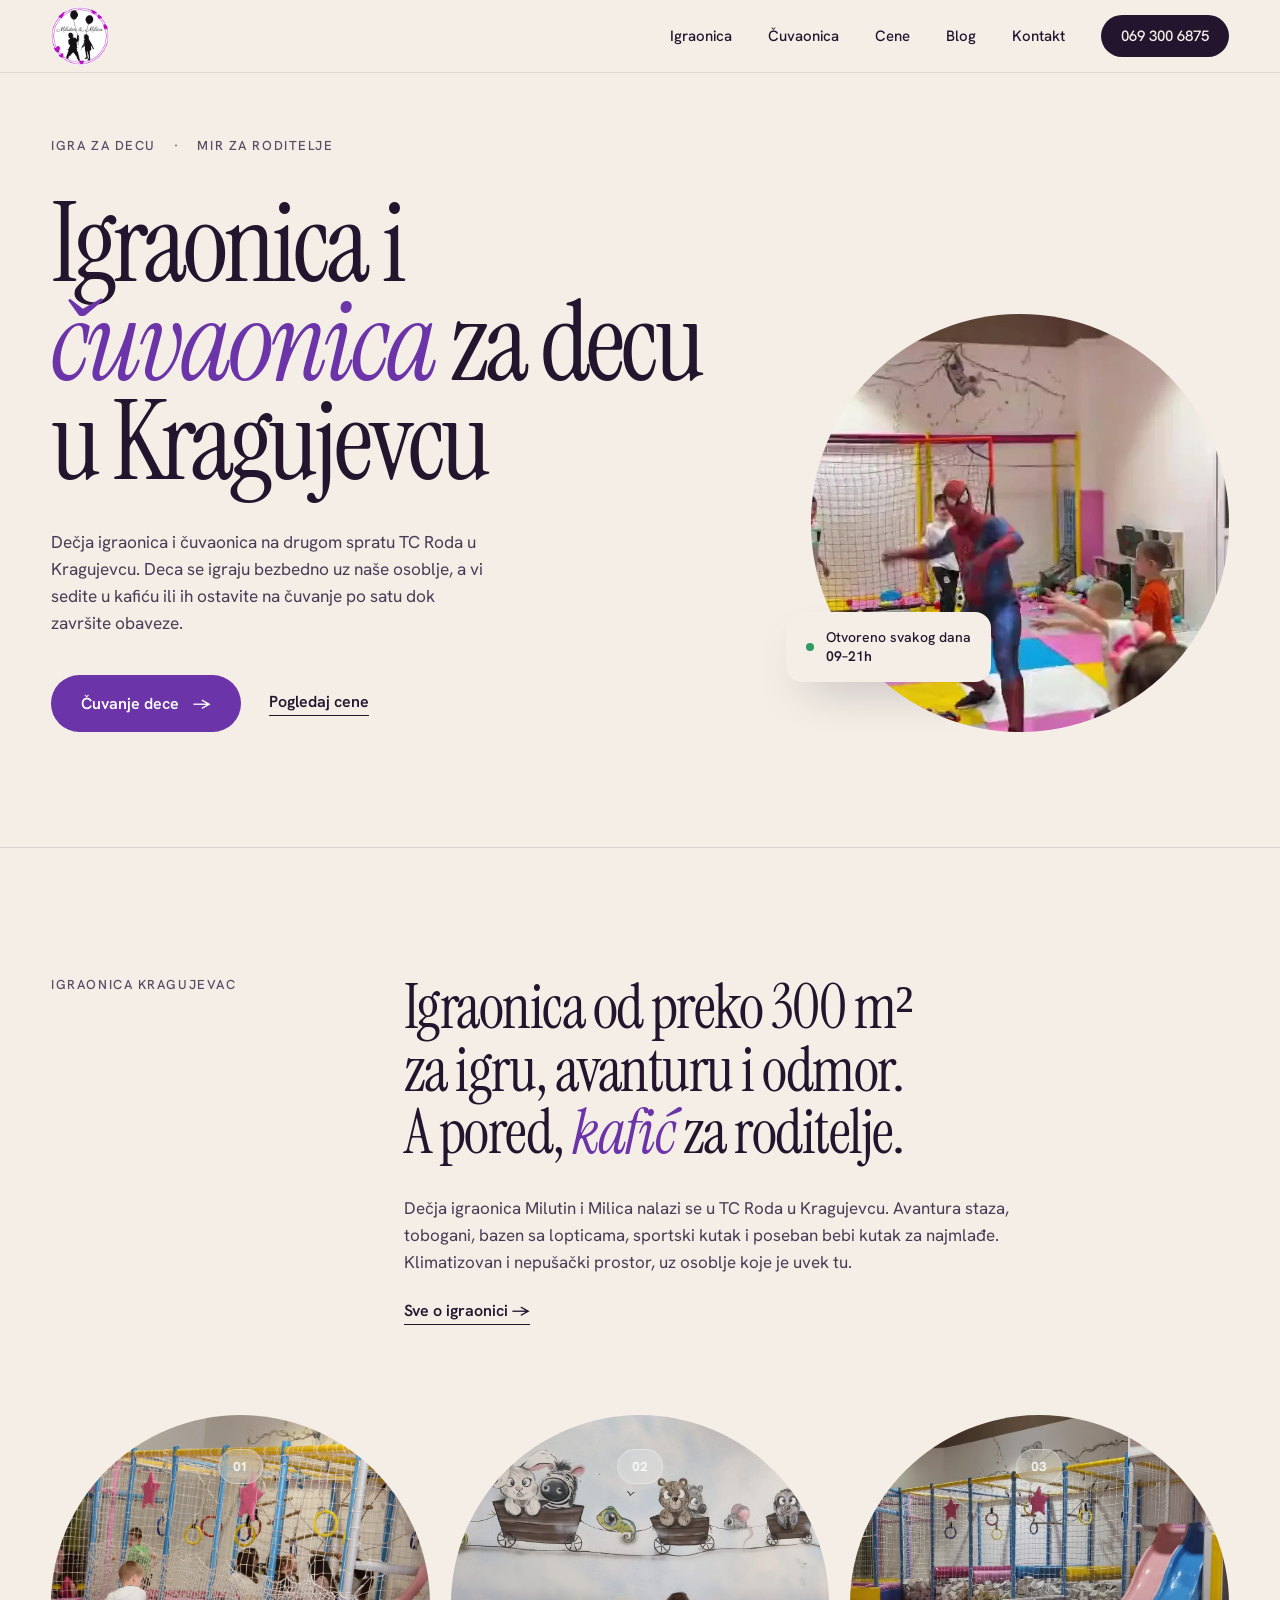
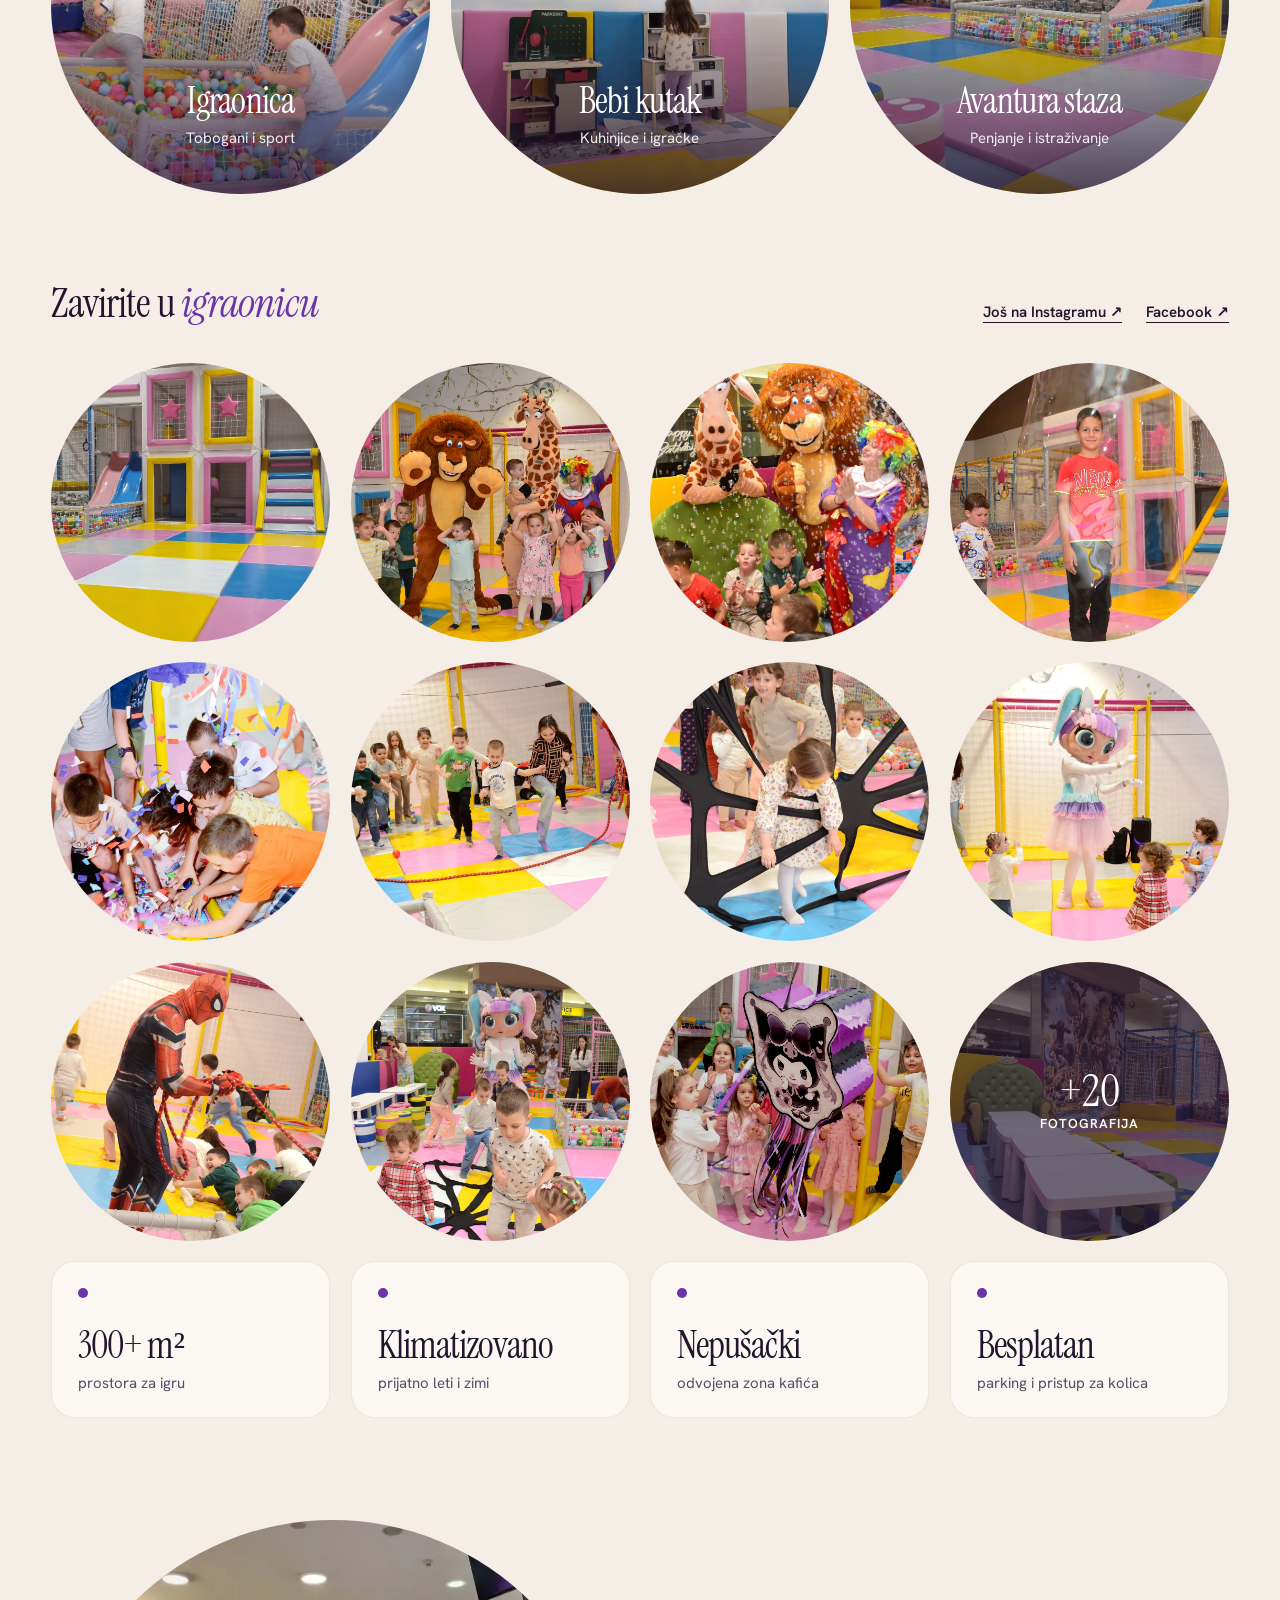
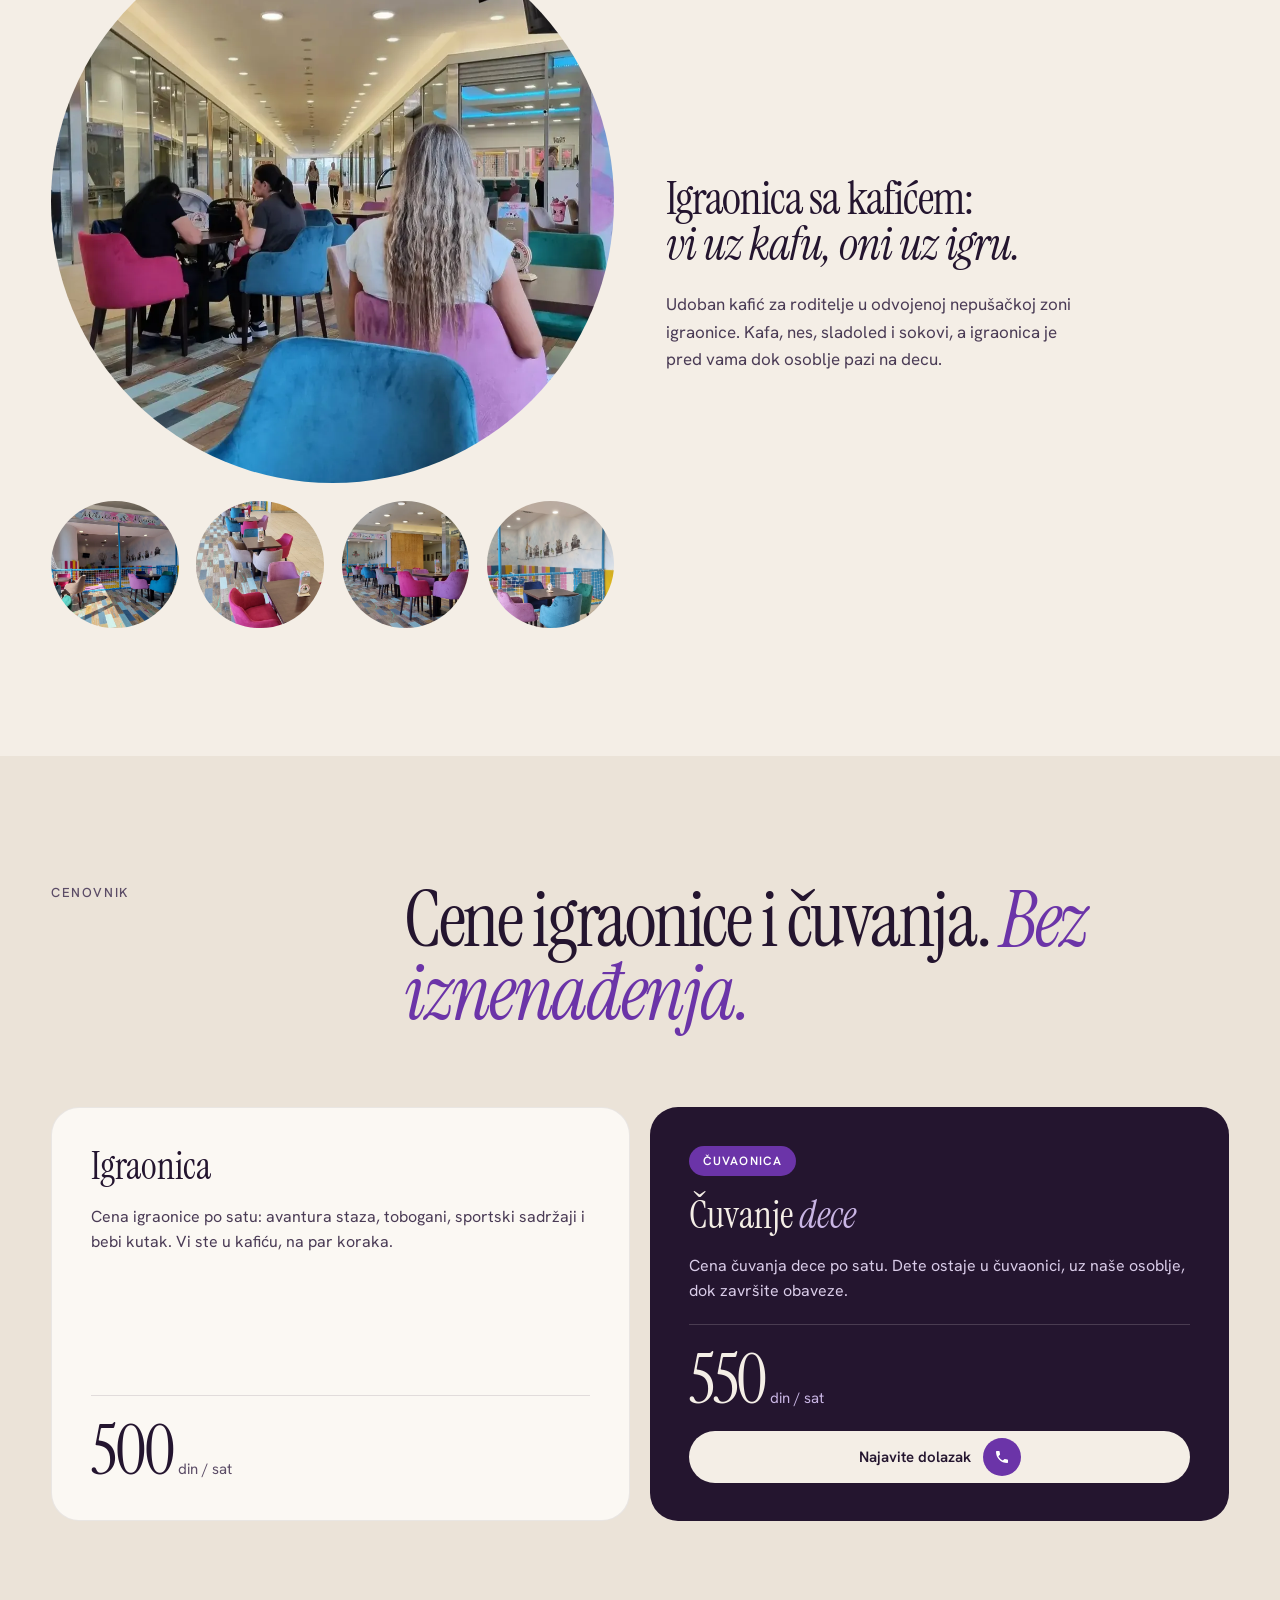
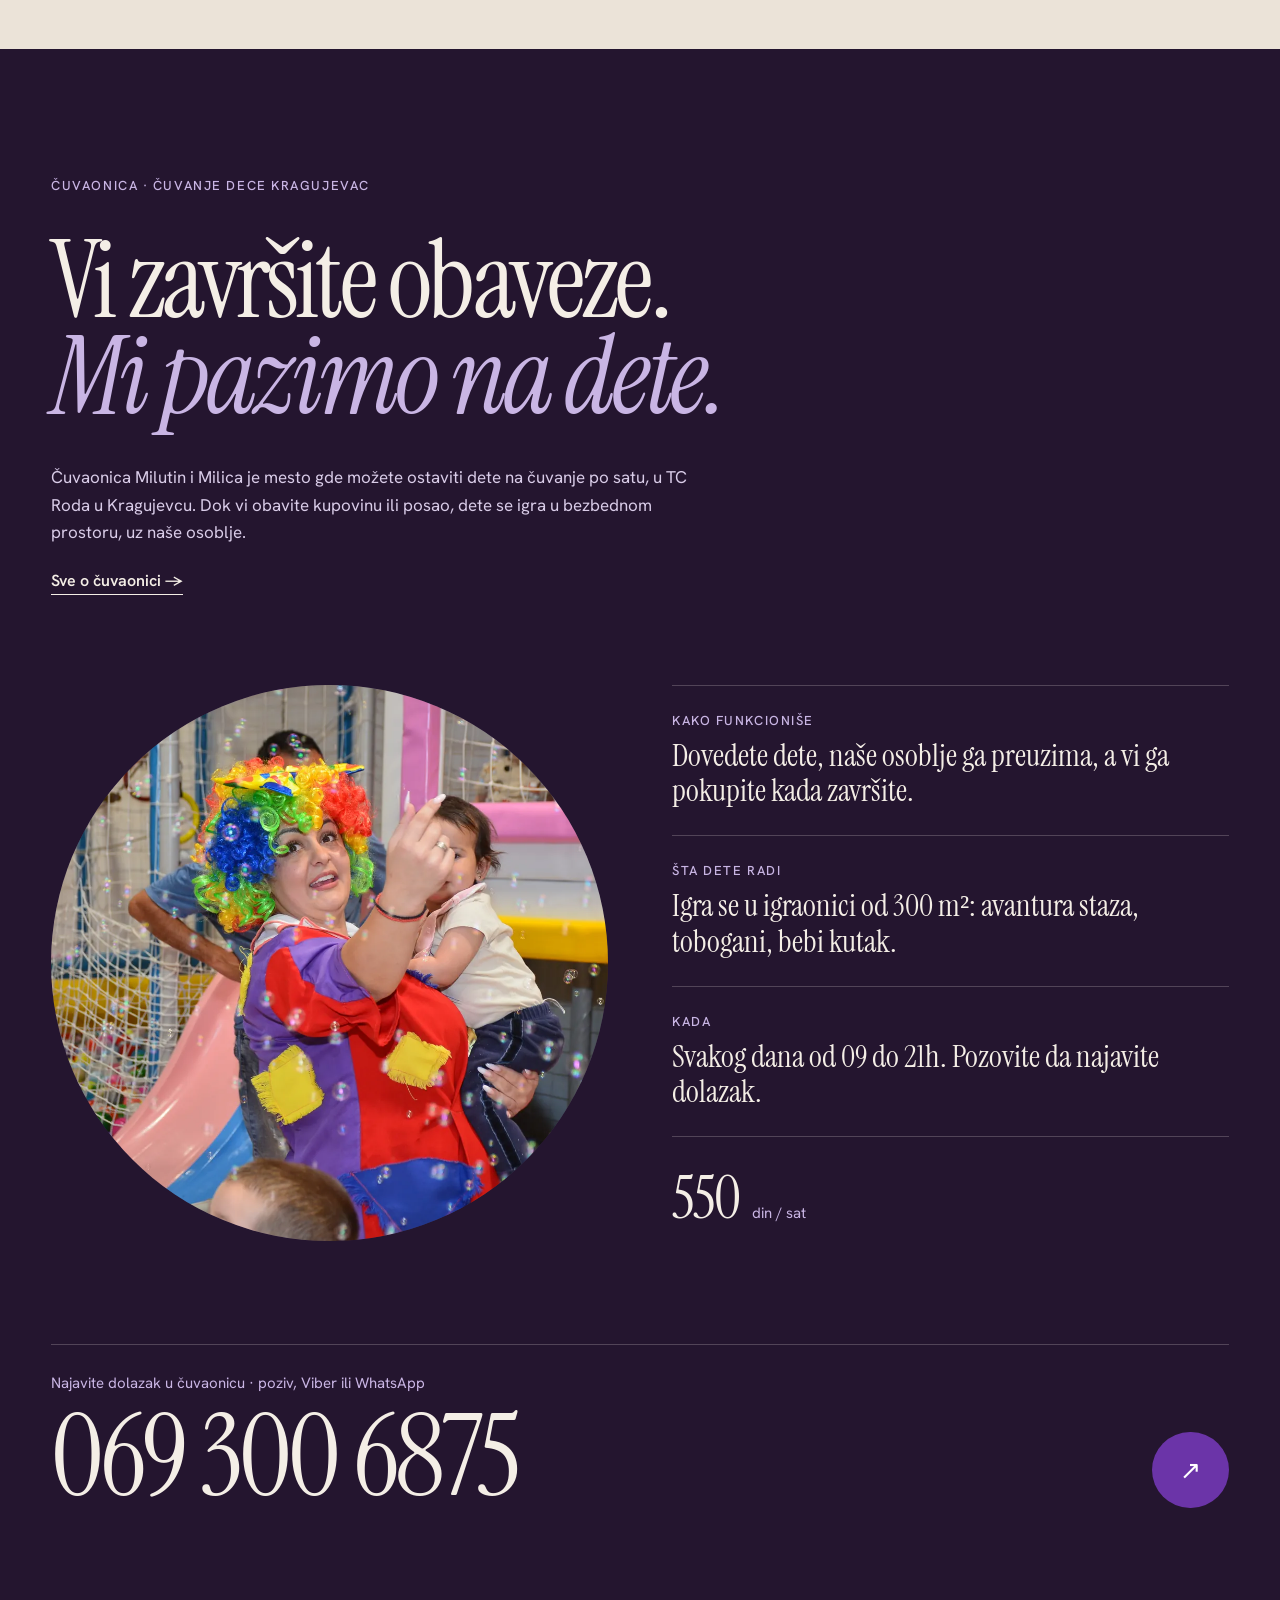
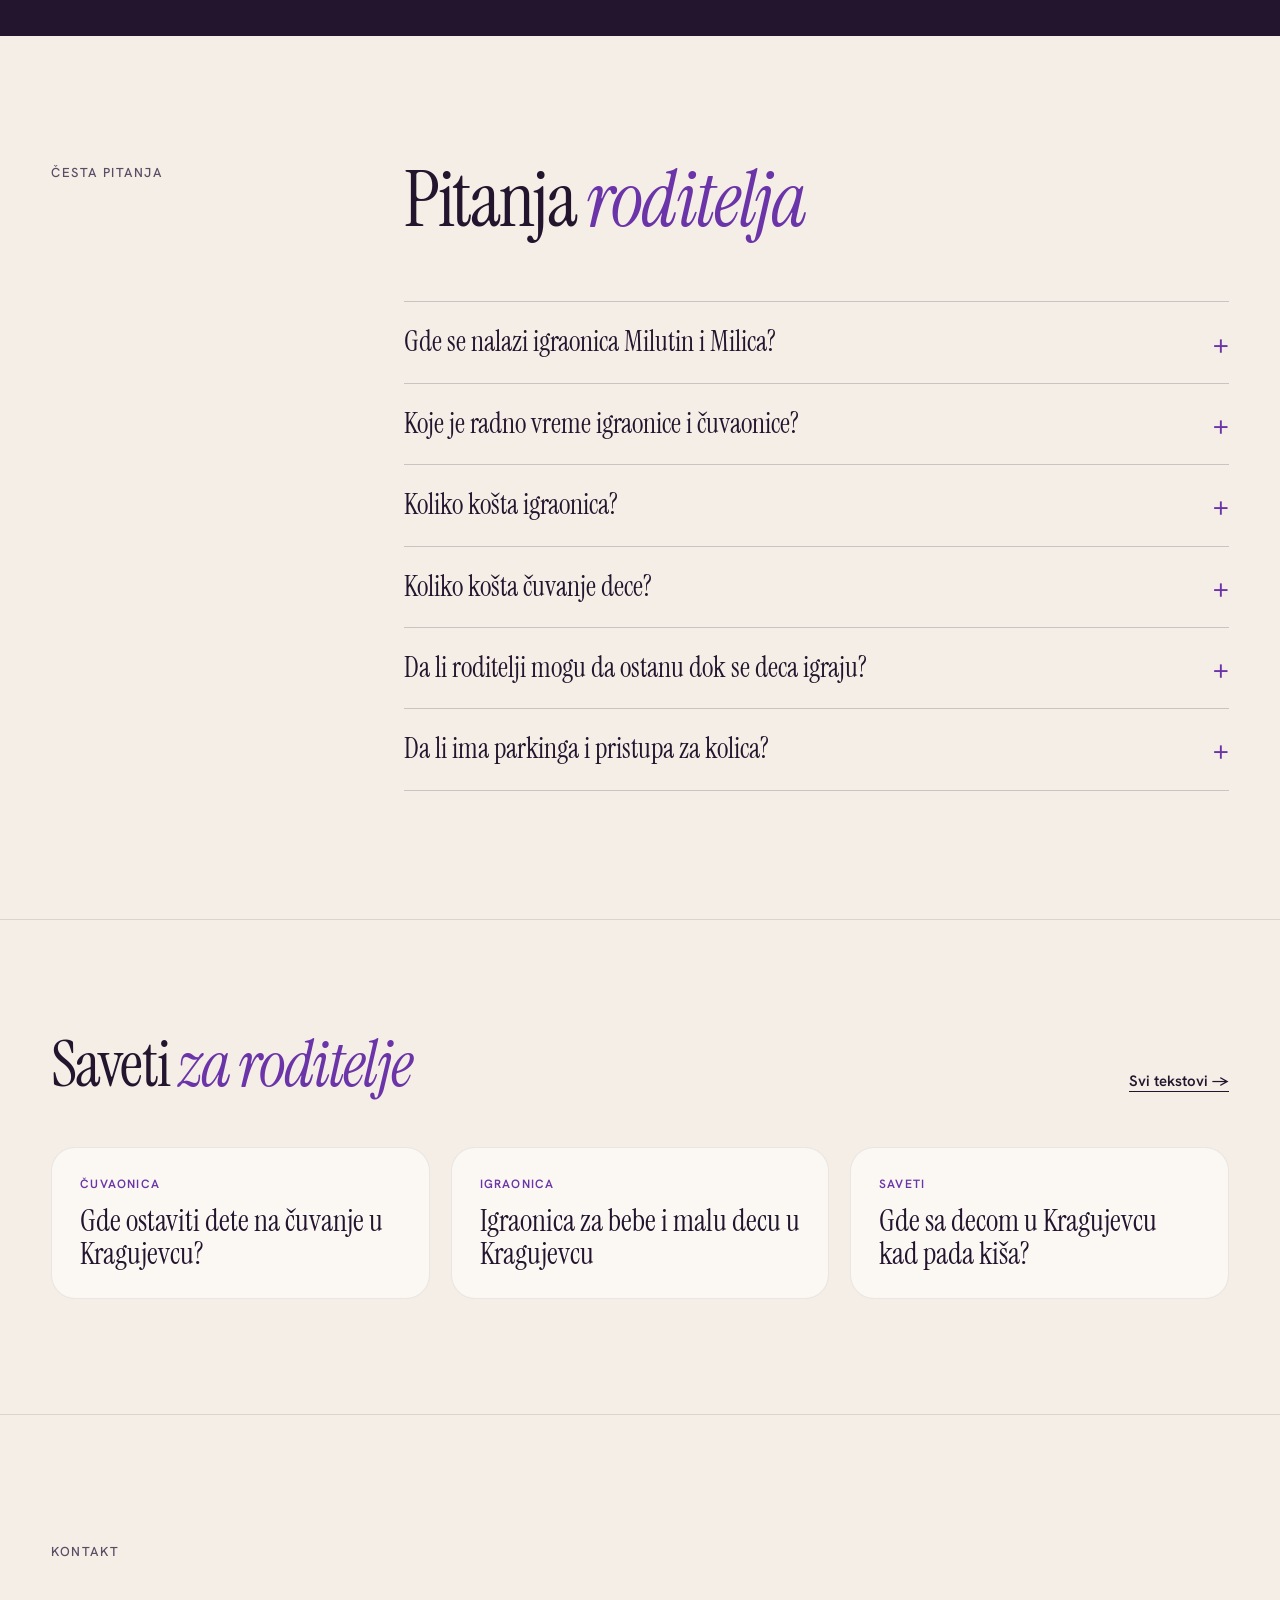
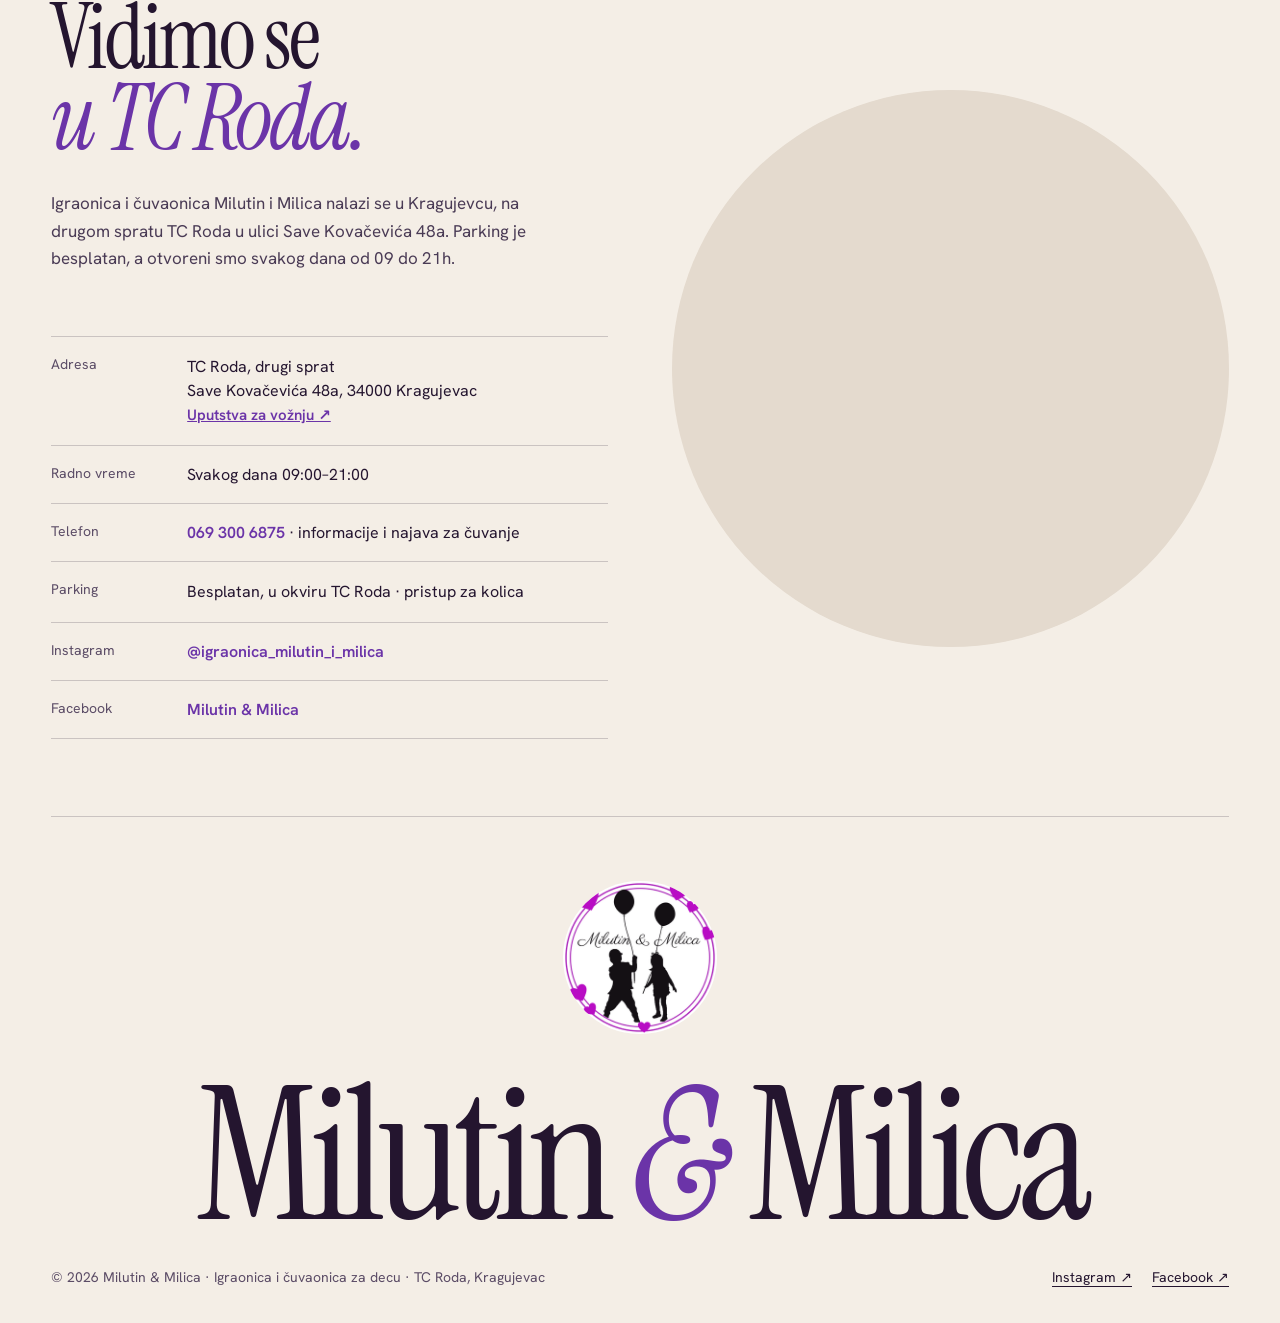
<file: index.html>
<!DOCTYPE html>
<html lang="sr-Latn">
<head>
<meta charset="utf-8">
<meta name="viewport" content="width=device-width, initial-scale=1">
<title>Igraonica i čuvaonica Kragujevac, TC Roda | Milutin i Milica</title>
<link rel="icon" href="data:image/svg+xml,%3Csvg xmlns='http://www.w3.org/2000/svg' viewBox='0 0 64 64'%3E%3Ccircle cx='32' cy='32' r='32' fill='%236B34A8'/%3E%3Ctext x='32' y='42' text-anchor='middle' font-family='Georgia,serif' font-size='26' fill='%23F4EEE6'%3EM%26amp;M%3C/text%3E%3C/svg%3E">
<meta name="theme-color" content="#F4EEE6">
<meta name="description" content="Igraonica i čuvaonica za decu u TC Roda, drugi sprat, Kragujevac. Preko 300 m² za igru, čuvanje po satu i kafić za roditelje. Pozovite 069 300 6875.">
<meta name="robots" content="index, follow, max-image-preview:large">
<meta name="google-site-verification" content="RydqIqfMYJJSx6-04yPiJAxn_7f2uzJYspwsmjz9gzk">
<link rel="canonical" href="https://igraonicakragujevac.com/">
<meta name="geo.region" content="RS-12">
<meta name="geo.placename" content="Kragujevac">
<meta property="og:type" content="website">
<meta property="og:locale" content="sr_RS">
<meta property="og:site_name" content="Milutin &amp; Milica">
<meta property="og:url" content="https://igraonicakragujevac.com/">
<meta property="og:title" content="Igraonica i čuvaonica Kragujevac, TC Roda | Milutin i Milica">
<meta property="og:description" content="Igraonica i čuvaonica za decu u TC Roda, drugi sprat, Kragujevac. Preko 300 m² za igru, čuvanje po satu i kafić za roditelje. Pozovite 069 300 6875.">
<meta property="og:image" content="https://igraonicakragujevac.com/og-image.jpg">
<meta property="og:image:width" content="1200">
<meta property="og:image:height" content="630">
<meta property="og:image:type" content="image/jpeg">
<meta property="og:image:alt" content="Logo Milutin &amp; Milica – igraonica i čuvaonica za decu, Kragujevac">
<meta name="twitter:card" content="summary_large_image">
<meta name="twitter:title" content="Igraonica i čuvaonica Kragujevac, TC Roda | Milutin i Milica">
<meta name="twitter:description" content="Igraonica i čuvaonica za decu u TC Roda, drugi sprat, Kragujevac. Preko 300 m² za igru, čuvanje po satu i kafić za roditelje. Pozovite 069 300 6875.">
<meta name="twitter:image" content="https://igraonicakragujevac.com/og-image.jpg">
<script type="application/ld+json">{"@context":"https://schema.org","@type":["ChildCare","EntertainmentBusiness"],"@id":"https://igraonicakragujevac.com/#biz","name":"Igraonica i čuvaonica Milutin i Milica","alternateName":"Milutin & Milica","description":"Igraonica i čuvaonica za decu u TC Roda u Kragujevcu. Preko 300 m² prostora za igru, čuvanje dece po satu uz osoblje i kafić za roditelje.","url":"https://igraonicakragujevac.com/","image":"https://igraonicakragujevac.com/og-image.jpg","logo":"https://igraonicakragujevac.com/og-image.jpg","telephone":"+381 69 300 6875","priceRange":"500–550 RSD","currenciesAccepted":"RSD","address":{"@type":"PostalAddress","streetAddress":"TC Roda, drugi sprat, Save Kovačevića 48a","addressLocality":"Kragujevac","postalCode":"34000","addressCountry":"RS"},"areaServed":{"@type":"City","name":"Kragujevac"},"hasMap":"https://www.google.com/maps/place/milutin+i+milica+igraonica+kragujevac/data=!4m2!3m1!1s0x47572153a0c4282f:0xf12db5d268a8751a","openingHoursSpecification":[{"@type":"OpeningHoursSpecification","dayOfWeek":["Monday","Tuesday","Wednesday","Thursday","Friday","Saturday","Sunday"],"opens":"09:00","closes":"21:00"}],"amenityFeature":[{"@type":"LocationFeatureSpecification","name":"Besplatan parking","value":true},{"@type":"LocationFeatureSpecification","name":"Klimatizovano","value":true},{"@type":"LocationFeatureSpecification","name":"Nepušački prostor","value":true},{"@type":"LocationFeatureSpecification","name":"Pristup za kolica","value":true}],"makesOffer":[{"@type":"Offer","name":"Igraonica – igranje","price":"500","priceCurrency":"RSD","description":"Cena po satu"},{"@type":"Offer","name":"Čuvaonica – čuvanje dece","price":"550","priceCurrency":"RSD","description":"Cena po satu"}],"sameAs":["https://www.instagram.com/igraonica_milutin_i_milica/","https://www.facebook.com/milutin.milica.2025/"]}</script>
<script type="application/ld+json">{"@context":"https://schema.org","@type":"FAQPage","mainEntity":[{"@type":"Question","name":"Gde se nalazi igraonica Milutin i Milica?","acceptedAnswer":{"@type":"Answer","text":"Na drugom spratu TC Roda, Save Kovačevića 48a, 34000 Kragujevac. Parking u okviru TC Roda je besplatan."}},{"@type":"Question","name":"Koje je radno vreme igraonice i čuvaonice?","acceptedAnswer":{"@type":"Answer","text":"Otvoreni smo svakog dana od 09:00 do 21:00."}},{"@type":"Question","name":"Koliko košta igraonica?","acceptedAnswer":{"@type":"Answer","text":"Igranje u igraonici košta 500 dinara po satu."}},{"@type":"Question","name":"Koliko košta čuvanje dece?","acceptedAnswer":{"@type":"Answer","text":"Čuvanje dece u čuvaonici košta 550 dinara po satu. Dete ostaje uz naše osoblje dok vi završite obaveze."}},{"@type":"Question","name":"Da li roditelji mogu da ostanu dok se deca igraju?","acceptedAnswer":{"@type":"Answer","text":"Da. Pored igraonice je kafić u odvojenoj nepušačkoj zoni, sa kafom, sladoledom i sokovima."}},{"@type":"Question","name":"Da li ima parkinga i pristupa za kolica?","acceptedAnswer":{"@type":"Answer","text":"Da, parking u TC Roda je besplatan, a prostor ima pristup za dečija kolica."}}]}</script>
<link rel="preconnect" href="https://fonts.googleapis.com">
<link rel="preconnect" href="https://fonts.gstatic.com" crossorigin="">
<link href="https://fonts.googleapis.com/css2?family=Instrument+Serif:ital@0;1&amp;family=Hanken+Grotesk:wght@400;500;600&amp;display=swap" rel="stylesheet">
<style>
img{height:auto}
*{box-sizing:border-box}
html{scroll-behavior:smooth;scroll-padding-top:72px}
body{margin:0;background:#F4EEE6;color:#24152F;font-family:'Hanken Grotesk',system-ui,sans-serif;-webkit-font-smoothing:antialiased}
a{color:#6B34A8}
a:hover{color:#24152F}
::selection{background:#24152F;color:#F4EEE6}
:focus-visible{outline:2px solid #6B34A8;outline-offset:4px}
@media (prefers-reduced-motion: reduce){html{scroll-behavior:auto}*{transition:none!important}}
#faq summary::-webkit-details-marker{display:none}
#faq summary{list-style:none}
#faq details[open] [data-faq-icon]{transform:rotate(45deg)}
@media (max-width:899px){
main,footer{text-align:center}
main p,main h1,main h2,main h3{margin-left:auto!important;margin-right:auto!important;text-wrap:balance}
main [style*="display:flex"],main [style*="display: flex"],main [style*="display:inline-flex"],main [style*="display: inline-flex"],footer [style*="display:flex"],footer [style*="display: flex"]{justify-content:center!important}
main article,main [style*="flex-direction:column"],main [style*="flex-direction: column"]{align-items:center!important}
main dl>div{grid-template-columns:1fr!important;gap:4px!important;justify-items:center}
main li{align-items:center!important}
main a[href^="tel"][style*="justify-content:space-between"]{flex-direction:column;align-items:center!important}
main a[href^="tel"][style*="justify-content: space-between"]{flex-direction:column;align-items:center!important}
main article a[href^="tel"]{flex-direction:row!important;align-self:stretch;justify-content:center!important}
#kontakt dl>div{padding:20px 0!important}
#kontakt dt{font-size:12px!important;font-weight:600;letter-spacing:0.14em;text-transform:uppercase;color:#6B34A8!important}
#kontakt dd{font-size:17px!important;line-height:1.5}
#kontakt dd a[href*="maps"]{display:inline-flex;margin-top:12px;padding:12px 20px;border-radius:999px;background:#6B34A8;color:#fff!important;text-decoration:none}
#kontakt h2{text-align:center}
#faq summary{text-align:left}
#faq summary h3{margin:0!important;justify-self:start;text-align:left;width:100%}
#faq details p{text-align:left;margin-left:0!important}
#kontakt [data-m-hide]{display:none!important}
[data-hero-tag]{justify-content:center!important;text-align:center;width:100%}
}
</style>
<link rel="preload" as="image" href="uploads/hero-video-poster.webp" type="image/webp" fetchpriority="high">

<style>
:root{--hh:72px;--logo:58px;--mapw:100%}
@media (max-width:899px){:root{--hh:64px;--logo:52px;--mapw:min(100%,340px)}}
.only-d{display:contents}.only-m{display:none}
@media (max-width:899px){.only-d{display:none}.only-m{display:contents}}
.mm-menu[hidden]{display:none!important}@media (min-width:900px){.mm-menu{display:none!important}}
.mm-bar,.mm-deco{display:none}.mm-bar.on,.mm-deco.on{display:contents}
#mm-zoom[hidden]{display:none}
body.mm-lock{overflow:hidden}
[data-g="cafeCols"]{grid-template-columns:minmax(0,1fr) minmax(0,1fr)}
@media (max-width:899px){[data-g="cafeCols"]{grid-template-columns:minmax(0,1fr)}}
[data-g="factCols"]{grid-template-columns:repeat(4,minmax(0,1fr))}
@media (max-width:1099px){[data-g="factCols"]{grid-template-columns:repeat(2,minmax(0,1fr))}}
@media (max-width:519px){[data-g="factCols"]{grid-template-columns:minmax(0,1fr)}}
[data-g="galCols"]{grid-template-columns:repeat(3,minmax(0,1fr))}
@media (max-width:759px){[data-g="galCols"]{grid-template-columns:minmax(0,1fr)}}
[data-g="galleryCols"]{grid-template-columns:repeat(4,minmax(0,1fr))}
@media (max-width:759px){[data-g="galleryCols"]{grid-template-columns:repeat(2,minmax(0,1fr))}}
[data-g="heroCols"]{grid-template-columns:minmax(0,1.25fr) minmax(0,0.75fr)}
@media (max-width:899px){[data-g="heroCols"]{grid-template-columns:minmax(0,1fr)}}
[data-g="priceCols"]{grid-template-columns:repeat(2,minmax(0,1fr))}
@media (max-width:759px){[data-g="priceCols"]{grid-template-columns:minmax(0,1fr)}}
[data-g="splitCols"]{grid-template-columns:minmax(0,0.35fr) minmax(0,1fr)}
@media (max-width:899px){[data-g="splitCols"]{grid-template-columns:minmax(0,1fr)}}
.hv0:hover{color:#6B34A8!important}
.hv1:hover{background:#6B34A8!important;color:#fff!important}
.hv2:hover{background:#24152F!important;color:#fff!important;transform:translateY(-2px)!important}
.hv3:hover{color:#6B34A8!important;border-color:#6B34A8!important}
.hv4:hover{transform:translateY(-6px)!important}
.hv5:hover{transform:scale(1.03)!important}
.hv6:hover{transform:translateY(-6px)!important;box-shadow:0 30px 60px -30px rgba(36,21,47,0.35)!important}
.hv7:hover{transform:translateY(-6px)!important;box-shadow:0 30px 60px -24px rgba(107,52,168,0.6)!important}
.hv8:hover{background:#fff!important;color:#6B34A8!important}
.hv9:hover{color:#C9B5E4!important;border-color:#C9B5E4!important}
.hv10:hover{color:#C9B5E4!important}
.hv11:hover{transform:translateY(-4px)!important}
.hv12:hover{background:#6B34A8!important}
</style>
</head>
<body>
<div style="position:relative;overflow-x:clip">

<header style="position:sticky;top:0;z-index:40;background:rgba(244,238,230,0.86);backdrop-filter:blur(16px);-webkit-backdrop-filter:blur(16px);border-bottom:1px solid rgba(36,21,47,0.1)">
  <div style="max-width:1400px;margin:0 auto;padding:0 clamp(20px,4vw,56px);min-height:var(--hh);display:flex;align-items:center;justify-content:space-between;gap:24px">
    <a href="#top" aria-label="Milutin &amp; Milica, početak" style="display:flex;align-items:center;padding:6px 0;text-decoration:none">
      <img loading="lazy" src="uploads/milutin-i-milica-logo-badge.png" alt="Milutin &amp; Milica" width="52" height="52" style="width:var(--logo);height:var(--logo);border-radius:50%;background:#fff;display:block;flex:none">
    </a>
    <div class="only-d">
      <nav aria-label="Glavna navigacija" style="display:flex;align-items:center;gap:36px;font-size:15px;font-weight:500">
        <a href="igraonica.html" style="color:#24152F;text-decoration:none" class="hv0">Igraonica</a>
        <a href="cuvaonica.html" style="color:#24152F;text-decoration:none" class="hv0">Čuvaonica</a>
        <a href="#cene" style="color:#24152F;text-decoration:none" class="hv0">Cene</a>
        <a href="blog.html" style="color:#24152F;text-decoration:none" class="hv0">Blog</a>
        <a href="#kontakt" style="color:#24152F;text-decoration:none" class="hv0">Kontakt</a>
        <a href="tel:+381693006875" style="padding:11px 20px;border-radius:999px;background:#24152F;color:#F4EEE6;text-decoration:none;transition:background .25s" class="hv1">069 300 6875</a>
      </nav>
    </div>
    <div class="only-m">
      <button type="button" id="mm-menu-btn" aria-expanded="false" aria-controls="mm-menu" style="height:44px;padding:0 4px;border:0;background:none;color:#24152F;font:500 15px 'Hanken Grotesk',sans-serif;letter-spacing:0.02em;cursor:pointer;border-bottom:1px solid #24152F">Meni</button>
    </div>
  </div>
  <div id="mm-menu" class="mm-menu" hidden>
    <nav aria-label="Mobilna navigacija" style="position:absolute;top:var(--hh);left:0;right:0;height:calc(100dvh - var(--hh));background:#F4EEE6;padding:24px 20px 120px;display:flex;flex-direction:column">
      <a href="#prostor" style="padding:14px 0;font-family:'Instrument Serif',serif;font-size:48px;line-height:1;color:#24152F;text-decoration:none;border-bottom:1px solid rgba(36,21,47,0.12)">Igraonica</a>
      <a href="#cuvaonica" style="padding:14px 0;font-family:'Instrument Serif',serif;font-size:48px;line-height:1;color:#24152F;text-decoration:none;border-bottom:1px solid rgba(36,21,47,0.12)">Čuvaonica</a>
      <a href="#cene" style="padding:14px 0;font-family:'Instrument Serif',serif;font-size:48px;line-height:1;color:#24152F;text-decoration:none;border-bottom:1px solid rgba(36,21,47,0.12)">Cene</a>
      <a href="#faq" style="padding:14px 0;font-family:'Instrument Serif',serif;font-size:48px;line-height:1;color:#24152F;text-decoration:none;border-bottom:1px solid rgba(36,21,47,0.12)">Pitanja</a>
      <a href="blog.html" style="padding:14px 0;font-family:'Instrument Serif',serif;font-size:48px;line-height:1;color:#24152F;text-decoration:none;border-bottom:1px solid rgba(36,21,47,0.12)">Blog</a>
      <a href="#kontakt" style="padding:14px 0;font-family:'Instrument Serif',serif;font-size:48px;line-height:1;color:#24152F;text-decoration:none">Kontakt</a>
    </nav>
  </div>
</header>

<main id="top">

<section aria-label="Uvod" style="max-width:1400px;margin:0 auto;padding:clamp(28px,5vw,72px) clamp(20px,4vw,56px) clamp(72px,9vw,140px)">
  <div  data-g="heroCols" style="display:grid;gap:clamp(32px,5vw,88px);align-items:end">
    <div>
      <p data-hero-tag="" style="margin:0;display:flex;flex-wrap:wrap;gap:6px 18px;font-size:13px;font-weight:500;letter-spacing:0.12em;text-transform:uppercase;color:#5B4C66;line-height:1.4">
        <span>Igra za decu</span><span aria-hidden="true">·</span><span>Mir za roditelje</span>
      </p>
      <h1 style="margin:clamp(20px,3vw,40px) 0 0;font-family:'Instrument Serif',serif;font-weight:400;font-size:clamp(54px,8.6vw,148px);line-height:0.9;letter-spacing:-0.035em">Igraonica i <em style="font-style:italic;color:#6B34A8">čuvaonica</em> za decu u Kragujevcu</h1>
      <div class="only-m">
        <div style="position:relative;margin:28px auto 0;width:min(100%,420px)">
          <div style="aspect-ratio:1/1;width:100%;border-radius:50%;overflow:hidden;background:#E4DACE"><video class="mm-hero-video" data-src="uploads/hero-video.mp4" poster="uploads/hero-video-poster.webp" muted loop playsinline preload="none" aria-label="Video: deca se igraju u igraonici Milutin i Milica" style="width:100%;height:100%;object-fit:cover;object-position:50% 50%;display:block"></video></div>
          <div style="position:absolute;left:50%;bottom:-14px;transform:translateX(-50%);padding:12px 18px;border-radius:999px;background:#F4EEE6;box-shadow:0 20px 50px -24px rgba(36,21,47,0.45);display:flex;align-items:center;gap:10px;white-space:nowrap">
            <span style="width:8px;height:8px;border-radius:50%;background:#2F9A62" aria-hidden="true"></span>
            <span style="font-size:14px;font-weight:500">Otvoreno svakog dana · <strong style="font-weight:600">09–21h</strong></span>
          </div>
        </div>
      </div>
      <p style="margin:clamp(24px,3vw,40px) 0 0;max-width:440px;font-size:clamp(17px,1.35vw,19px);line-height:1.55;color:#4A3B55;text-wrap:pretty">Dečja igraonica i čuvaonica na drugom spratu TC Roda u Kragujevcu. Deca se igraju bezbedno uz naše osoblje, a vi sedite u kafiću ili ih ostavite na čuvanje po satu dok završite obaveze.</p>
      <div style="margin-top:clamp(28px,3vw,44px);display:flex;flex-wrap:wrap;align-items:center;gap:14px 28px">
        <a href="cuvaonica.html" data-dhref="cuvaonica.html" data-mhref="#cuvaonica" style="display:inline-flex;align-items:center;gap:14px;padding:18px 30px;border-radius:999px;background:#6B34A8;color:#fff;font-weight:600;font-size:16px;text-decoration:none;transition:background .25s,transform .25s" class="hv2">Čuvanje dece <span aria-hidden="true">→</span></a>
        <a href="#cene" style="font-weight:600;font-size:16px;color:#24152F;text-decoration:none;padding-bottom:3px;border-bottom:1px solid #24152F" class="hv3">Pogledaj cene</a>
      </div>
    </div>
    <div class="only-d">
    <div style="position:relative">
      <div style="aspect-ratio:1/1;width:100%;border-radius:50%;overflow:hidden;background:#E4DACE">
        <video class="mm-hero-video" data-src="uploads/hero-video.mp4" poster="uploads/hero-video-poster.webp" muted loop playsinline preload="none" aria-label="Video: deca se igraju u igraonici Milutin i Milica" style="width:100%;height:100%;object-fit:cover;object-position:50% 50%;display:block"></video>
      </div>
      <div style="position:absolute;left:clamp(-28px,-2vw,-12px);bottom:12%;padding:16px 20px;border-radius:16px;background:#F4EEE6;box-shadow:0 20px 50px -24px rgba(36,21,47,0.45);display:flex;align-items:center;gap:12px">
        <span style="width:8px;height:8px;border-radius:50%;background:#2F9A62" aria-hidden="true"></span>
        <span style="font-size:14px;font-weight:500;line-height:1.35">Otvoreno svakog dana<br><strong style="font-weight:600">09–21h</strong></span>
      </div>
    </div>
    </div>
  </div>
</section>

<section id="prostor" style="border-top:1px solid rgba(36,21,47,0.12)">
  <div style="max-width:1400px;margin:0 auto;padding:clamp(80px,10vw,160px) clamp(20px,4vw,56px)">
    <div  data-g="splitCols" style="display:grid;gap:24px clamp(32px,5vw,88px)">
      <p style="margin:0;font-size:13px;font-weight:500;letter-spacing:0.12em;text-transform:uppercase;color:#5B4C66">IGRAONICA KRAGUJEVAC</p>
      <div>
        <h2 data-reveal="" style="margin:0;font-family:'Instrument Serif',serif;font-weight:400;font-size:clamp(38px,4.8vw,80px);line-height:1.02;letter-spacing:-0.025em;text-wrap:balance">Igraonica od preko 300 m² za igru, avanturu i odmor. A pored, <em style="font-style:italic;color:#6B34A8">kafić</em> za roditelje.</h2>
        <p data-reveal="" style="margin:clamp(20px,2.4vw,32px) 0 0;max-width:640px;font-size:17px;line-height:1.6;color:#4A3B55;text-wrap:pretty">Dečja igraonica Milutin i Milica nalazi se u TC Roda u Kragujevcu. Avantura staza, tobogani, bazen sa lopticama, sportski kutak i poseban bebi kutak za najmlađe. Klimatizovan i nepušački prostor, uz osoblje koje je uvek tu.</p>
        <div class="only-d"><a href="igraonica.html" style="display:inline-block;margin-top:24px;font-weight:600;font-size:16px;color:#24152F;text-decoration:none;border-bottom:1px solid #24152F;padding-bottom:3px" class="hv3">Sve o igraonici →</a></div>
      </div>
    </div>
    <div  data-g="galCols" style="margin-top:clamp(56px,7vw,112px);display:grid;gap:clamp(14px,1.6vw,22px)">
      <figure data-reveal="" data-zoom="" style="margin:0;cursor:zoom-in;position:relative;aspect-ratio:1/1;width:100%;border-radius:50%;overflow:hidden;background:#E4DACE;transition:transform .5s cubic-bezier(.2,.7,.2,1)" class="hv4">
        <img width="1060" height="1600" src="uploads/slike/deca-bazen-sa-lopticama-tobogan-kragujevac.webp" alt="Dečaci trče pored bazena sa lopticama i tobogana u igraonici u Kragujevcu" loading="lazy" style="width:100%;height:100%;object-fit:cover;display:block">
        <div aria-hidden="true" style="position:absolute;inset:0;pointer-events:none;background:linear-gradient(180deg,rgba(36,21,47,0) 45%,rgba(36,21,47,0.78) 100%)"></div>
        <span style="position:absolute;top:9%;left:50%;transform:translateX(-50%);pointer-events:none;padding:8px 14px;border-radius:999px;background:rgba(255,255,255,0.22);backdrop-filter:blur(12px);-webkit-backdrop-filter:blur(12px);border:1px solid rgba(255,255,255,0.35);color:#fff;font-size:13px;font-weight:600;letter-spacing:0.06em">01</span>
        <figcaption style="position:absolute;left:15%;right:15%;bottom:12%;pointer-events:none;display:flex;justify-content:center;text-align:center;color:#fff">
          <span style="display:block"><span style="display:block;font-family:'Instrument Serif',serif;font-size:clamp(32px,2.8vw,42px);line-height:1;letter-spacing:-0.02em">Igraonica</span><span style="display:block;margin-top:8px;font-size:15px;opacity:0.9">Tobogani i sport</span></span>
        </figcaption>
      </figure>
      <figure data-reveal="" data-zoom="" style="margin:0;cursor:zoom-in;position:relative;aspect-ratio:1/1;width:100%;border-radius:50%;overflow:hidden;background:#E4DACE;transition:transform .5s cubic-bezier(.2,.7,.2,1)" class="hv4">
        <img width="1200" height="1600" src="uploads/slike/decja-kuhinjica-oslikani-zid-igraonica.webp" alt="Devojčica se igra dečjom kuhinjicom ispod oslikanog zida sa životinjama" loading="lazy" style="width:100%;height:100%;object-fit:cover;display:block">
        <div aria-hidden="true" style="position:absolute;inset:0;pointer-events:none;background:linear-gradient(180deg,rgba(36,21,47,0) 45%,rgba(36,21,47,0.78) 100%)"></div>
        <span style="position:absolute;top:9%;left:50%;transform:translateX(-50%);pointer-events:none;padding:8px 14px;border-radius:999px;background:rgba(255,255,255,0.22);backdrop-filter:blur(12px);-webkit-backdrop-filter:blur(12px);border:1px solid rgba(255,255,255,0.35);color:#fff;font-size:13px;font-weight:600;letter-spacing:0.06em">02</span>
        <figcaption style="position:absolute;left:15%;right:15%;bottom:12%;pointer-events:none;display:flex;justify-content:center;text-align:center;color:#fff">
          <span style="display:block"><span style="display:block;font-family:'Instrument Serif',serif;font-size:clamp(32px,2.8vw,42px);line-height:1;letter-spacing:-0.02em">Bebi kutak</span><span style="display:block;margin-top:8px;font-size:15px;opacity:0.9">Kuhinjice i igračke</span></span>
        </figcaption>
      </figure>
      <figure data-reveal="" data-zoom="" style="margin:0;cursor:zoom-in;position:relative;aspect-ratio:1/1;width:100%;border-radius:50%;overflow:hidden;background:#E4DACE;transition:transform .5s cubic-bezier(.2,.7,.2,1)" class="hv4">
        <img width="900" height="1600" src="uploads/slike/avantura-staza-bazen-sa-lopticama-igraonica-kragujevac.webp" alt="Avantura staza sa karikama, bazen sa lopticama i tobogani u igraonici u Kragujevcu" loading="lazy" style="width:100%;height:100%;object-fit:cover;display:block">
        <div aria-hidden="true" style="position:absolute;inset:0;pointer-events:none;background:linear-gradient(180deg,rgba(36,21,47,0) 45%,rgba(36,21,47,0.78) 100%)"></div>
        <span style="position:absolute;top:9%;left:50%;transform:translateX(-50%);pointer-events:none;padding:8px 14px;border-radius:999px;background:rgba(255,255,255,0.22);backdrop-filter:blur(12px);-webkit-backdrop-filter:blur(12px);border:1px solid rgba(255,255,255,0.35);color:#fff;font-size:13px;font-weight:600;letter-spacing:0.06em">03</span>
        <figcaption style="position:absolute;left:15%;right:15%;bottom:12%;pointer-events:none;display:flex;justify-content:center;text-align:center;color:#fff">
          <span style="display:block"><span style="display:block;font-family:'Instrument Serif',serif;font-size:clamp(32px,2.8vw,42px);line-height:1;letter-spacing:-0.02em">Avantura staza</span><span style="display:block;margin-top:8px;font-size:15px;opacity:0.9">Penjanje i istraživanje</span></span>
        </figcaption>
      </figure>
    </div>
    <div style="margin-top:clamp(56px,7vw,96px)">
      <div data-reveal="" style="display:flex;flex-wrap:wrap;justify-content:space-between;align-items:baseline;gap:12px 24px">
        <h3 style="margin:0;font-family:'Instrument Serif',serif;font-weight:400;font-size:clamp(32px,3.2vw,48px);line-height:1;letter-spacing:-0.02em">Zavirite u <em style="font-style:italic;color:#6B34A8">igraonicu</em></h3>
        <span style="display:flex;flex-wrap:wrap;gap:12px 24px"><a href="https://www.instagram.com/igraonica_milutin_i_milica/" target="_blank" rel="noopener" style="font-weight:600;font-size:15px;color:#24152F;text-decoration:none;border-bottom:1px solid #24152F" class="hv3">Još na Instagramu ↗</a><a href="https://www.facebook.com/milutin.milica.2025/" target="_blank" rel="noopener" style="font-weight:600;font-size:15px;color:#24152F;text-decoration:none;border-bottom:1px solid #24152F" class="hv3">Facebook ↗</a></span>
      </div>
      <div  data-g="galleryCols" style="margin-top:clamp(28px,3vw,44px);display:grid;gap:clamp(14px,1.6vw,22px)">
        <figure data-reveal="" data-zoom="" style="margin:0;cursor:zoom-in;aspect-ratio:1/1;border-radius:50%;overflow:hidden;background:#E4DACE;transition:transform .5s cubic-bezier(.2,.7,.2,1)" class="hv5"><img width="900" height="1600" src="uploads/slike/kucica-sa-toboganima-igraonica-tc-roda.webp" alt="Kućica na dva sprata sa toboganima i merdevinama u igraonici u TC Roda" loading="lazy" style="width:100%;height:100%;object-fit:cover;display:block"></figure>
        <figure data-reveal="" data-zoom="" style="margin:0;cursor:zoom-in;aspect-ratio:1/1;border-radius:50%;overflow:hidden;background:#E4DACE;transition:transform .5s cubic-bezier(.2,.7,.2,1)" class="hv5"><img width="1600" height="1067" src="uploads/slike/lav-zirafa-klovn-deca-igraonica-kragujevac.webp" alt="Deca mašu sa maskotama lavom i žirafom i klovnicom u igraonici u Kragujevcu" loading="lazy" style="width:100%;height:100%;object-fit:cover;display:block"></figure>
        <figure data-reveal="" data-zoom="" style="margin:0;cursor:zoom-in;aspect-ratio:1/1;border-radius:50%;overflow:hidden;background:#E4DACE;transition:transform .5s cubic-bezier(.2,.7,.2,1)" class="hv5"><img width="1065" height="1600" src="uploads/slike/mehurici-maskote-lav-zirafa-klovn.webp" alt="Deca, maskote lav i žirafa i klovnica među mehurićima od sapunice" loading="lazy" style="width:100%;height:100%;object-fit:cover;display:block"></figure>
        <figure data-reveal="" data-zoom="" style="margin:0;cursor:zoom-in;aspect-ratio:1/1;border-radius:50%;overflow:hidden;background:#E4DACE;transition:transform .5s cubic-bezier(.2,.7,.2,1)" class="hv5"><img width="1067" height="1600" src="uploads/slike/decak-u-mehuru-igraonica-kragujevac.webp" alt="Dečak stoji u ogromnom mehuru od sapunice u igraonici u Kragujevcu" loading="lazy" style="width:100%;height:100%;object-fit:cover;display:block"></figure>
        <figure data-reveal="" data-zoom="" style="margin:0;cursor:zoom-in;aspect-ratio:1/1;border-radius:50%;overflow:hidden;background:#E4DACE;transition:transform .5s cubic-bezier(.2,.7,.2,1)" class="hv5"><img width="1067" height="1600" src="uploads/slike/deca-skupljaju-bombone-igraonica.webp" alt="Deca skupljaju bombone i konfete u igraonici Milutin i Milica" loading="lazy" style="width:100%;height:100%;object-fit:cover;display:block"></figure>
        <figure data-reveal="" data-zoom="" style="margin:0;cursor:zoom-in;aspect-ratio:1/1;border-radius:50%;overflow:hidden;background:#E4DACE;transition:transform .5s cubic-bezier(.2,.7,.2,1)" class="hv5"><img width="1600" height="1060" src="uploads/slike/igre-na-mekim-podlogama-deca-animator.webp" alt="Deca preskaču konopac u igri sa animatorom na mekim podlogama" loading="lazy" style="width:100%;height:100%;object-fit:cover;display:block"></figure>
        <figure data-reveal="" data-zoom="" style="margin:0;cursor:zoom-in;aspect-ratio:1/1;border-radius:50%;overflow:hidden;background:#E4DACE;transition:transform .5s cubic-bezier(.2,.7,.2,1)" class="hv5"><img width="1060" height="1600" src="uploads/slike/paukova-mreza-igra-deca.webp" alt="Devojčica se provlači kroz paukovu mrežu u igri u igraonici" loading="lazy" style="width:100%;height:100%;object-fit:cover;display:block"></figure>
        <figure data-reveal="" data-zoom="" style="margin:0;cursor:zoom-in;aspect-ratio:1/1;border-radius:50%;overflow:hidden;background:#E4DACE;transition:transform .5s cubic-bezier(.2,.7,.2,1)" class="hv5"><img width="1060" height="1600" src="uploads/slike/maskota-ples-mala-deca-igraonica.webp" alt="Mala deca plešu sa maskotom na mekim podlogama" loading="lazy" style="width:100%;height:100%;object-fit:cover;display:block"></figure>
        <figure data-reveal="" data-zoom="" style="margin:0;cursor:zoom-in;aspect-ratio:1/1;border-radius:50%;overflow:hidden;background:#E4DACE;transition:transform .5s cubic-bezier(.2,.7,.2,1)" class="hv5"><img width="1060" height="1600" src="uploads/slike/animator-spajdermen-igra-sa-decom.webp" alt="Animator u kostimu Spajdermena igra se sa decom u igraonici" loading="lazy" style="width:100%;height:100%;object-fit:cover;display:block"></figure>
        <figure data-reveal="" data-zoom="" style="margin:0;cursor:zoom-in;aspect-ratio:1/1;border-radius:50%;overflow:hidden;background:#E4DACE;transition:transform .5s cubic-bezier(.2,.7,.2,1)" class="hv5"><img width="1060" height="1600" src="uploads/slike/deca-paukova-mreza-maskota-tc-roda.webp" alt="Deca prelaze preko paukove mreže uz maskotu u igraonici u TC Roda" loading="lazy" style="width:100%;height:100%;object-fit:cover;display:block"></figure>
        <figure data-reveal="" data-zoom="" style="margin:0;cursor:zoom-in;aspect-ratio:1/1;border-radius:50%;overflow:hidden;background:#E4DACE;transition:transform .5s cubic-bezier(.2,.7,.2,1)" class="hv5"><img width="1600" height="1059" src="uploads/slike/deca-pinjata-igraonica-milutin-i-milica.webp" alt="Deca se smeju oko pinjate u igraonici Milutin i Milica" loading="lazy" style="width:100%;height:100%;object-fit:cover;display:block"></figure>
        <figure data-reveal="" data-zoom="" style="position:relative;margin:0;cursor:zoom-in;aspect-ratio:1/1;border-radius:50%;overflow:hidden;background:#E4DACE;transition:transform .5s cubic-bezier(.2,.7,.2,1)" class="hv5"><img width="900" height="1600" src="uploads/slike/kutak-za-decu-stolovi-igraonica-kragujevac.webp" alt="Kutak sa dečjim stolovima i zelenom foteljom u igraonici Milutin i Milica" loading="lazy" style="width:100%;height:100%;object-fit:cover;display:block"><span aria-hidden="true" style="position:absolute;inset:0;display:grid;place-items:center;align-content:center;gap:2px;background:rgba(36,21,47,0.62);color:#fff;text-align:center;pointer-events:none"><span style="display:block;font-family:'Instrument Serif',serif;font-size:clamp(34px,3.4vw,52px);line-height:1">+20</span><span style="display:block;font-size:13px;font-weight:600;letter-spacing:0.08em;text-transform:uppercase">fotografija</span></span></figure>
      </div>
    </div>
    <ul  data-g="factCols" style="list-style:none;margin:clamp(14px,1.6vw,22px) 0 0;padding:0;display:grid;gap:clamp(14px,1.6vw,22px)">
      <li data-reveal="" style="padding:26px 26px 24px;border-radius:24px;background:#FBF8F3;border:1px solid rgba(36,21,47,0.08);display:flex;flex-direction:column;gap:28px"><span aria-hidden="true" style="width:10px;height:10px;border-radius:50%;background:#6B34A8"></span><span style="display:block"><span style="display:block;font-family:'Instrument Serif',serif;font-size:clamp(34px,3vw,46px);line-height:1;letter-spacing:-0.025em">300+ m²</span><span style="display:block;margin-top:8px;font-size:15px;color:#5B4C66">prostora za igru</span></span></li>
      <li data-reveal="" style="padding:26px 26px 24px;border-radius:24px;background:#FBF8F3;border:1px solid rgba(36,21,47,0.08);display:flex;flex-direction:column;gap:28px"><span aria-hidden="true" style="width:10px;height:10px;border-radius:50%;background:#6B34A8"></span><span style="display:block"><span style="display:block;font-family:'Instrument Serif',serif;font-size:clamp(34px,3vw,46px);line-height:1;letter-spacing:-0.025em">Klimatizovano</span><span style="display:block;margin-top:8px;font-size:15px;color:#5B4C66">prijatno leti i zimi</span></span></li>
      <li data-reveal="" style="padding:26px 26px 24px;border-radius:24px;background:#FBF8F3;border:1px solid rgba(36,21,47,0.08);display:flex;flex-direction:column;gap:28px"><span aria-hidden="true" style="width:10px;height:10px;border-radius:50%;background:#6B34A8"></span><span style="display:block"><span style="display:block;font-family:'Instrument Serif',serif;font-size:clamp(34px,3vw,46px);line-height:1;letter-spacing:-0.025em">Nepušački</span><span style="display:block;margin-top:8px;font-size:15px;color:#5B4C66">odvojena zona kafića</span></span></li>
      <li data-reveal="" style="padding:26px 26px 24px;border-radius:24px;background:#FBF8F3;border:1px solid rgba(36,21,47,0.08);display:flex;flex-direction:column;gap:28px"><span aria-hidden="true" style="width:10px;height:10px;border-radius:50%;background:#6B34A8"></span><span style="display:block"><span style="display:block;font-family:'Instrument Serif',serif;font-size:clamp(34px,3vw,46px);line-height:1;letter-spacing:-0.025em">Besplatan</span><span style="display:block;margin-top:8px;font-size:15px;color:#5B4C66">parking i pristup za kolica</span></span></li>
    </ul>
    <div data-reveal=""  data-g="cafeCols" style="margin-top:clamp(64px,8vw,128px);display:grid;gap:clamp(28px,4vw,72px);align-items:center">
      <div style="width:100%;display:flex;flex-direction:column;gap:clamp(12px,1.4vw,18px)">
        <figure data-zoom="" data-zoom-group="kafic" style="margin:0;cursor:zoom-in;aspect-ratio:1/1;width:100%;border-radius:50%;overflow:hidden;background:#E4DACE;transition:transform .5s cubic-bezier(.2,.7,.2,1)" class="hv5"><img width="1080" height="1074" src="uploads/slike/kafic-sarene-fotelje-tc-roda-igraonica-kragujevac.webp" alt="Kafić sa šarenim foteljama za roditelje u TC Roda, pored igraonice Milutin i Milica u Kragujevcu" loading="lazy" style="width:100%;height:100%;object-fit:cover;display:block"></figure>
        <div style="width:100%;display:grid;grid-template-columns:repeat(4,minmax(0,1fr));gap:clamp(12px,1.4vw,18px)">
          <figure data-zoom="" data-zoom-group="kafic" style="margin:0;cursor:zoom-in;aspect-ratio:1/1;width:100%;border-radius:50%;overflow:hidden;background:#E4DACE;transition:transform .5s cubic-bezier(.2,.7,.2,1)" class="hv5"><img width="900" height="1600" src="uploads/slike/kafic-igraonica-milutin-i-milica-kragujevac.webp" alt="Kafić za roditelje ispred igraonice Milutin i Milica u TC Roda" loading="lazy" style="width:100%;height:100%;object-fit:cover;display:block"></figure>
          <figure data-zoom="" data-zoom-group="kafic" style="margin:0;cursor:zoom-in;aspect-ratio:1/1;width:100%;border-radius:50%;overflow:hidden;background:#E4DACE;transition:transform .5s cubic-bezier(.2,.7,.2,1)" class="hv5"><img width="900" height="1600" src="uploads/slike/kafic-fotelje-pogled-na-igraonicu.webp" alt="Šarene fotelje i stolovi za roditelje sa pogledom na igraonicu" loading="lazy" style="width:100%;height:100%;object-fit:cover;display:block"></figure>
          <figure data-zoom="" data-zoom-group="kafic" style="margin:0;cursor:zoom-in;aspect-ratio:1/1;width:100%;border-radius:50%;overflow:hidden;background:#E4DACE;transition:transform .5s cubic-bezier(.2,.7,.2,1)" class="hv5"><img width="900" height="1600" src="uploads/slike/kafic-stolovi-tc-roda-kragujevac.webp" alt="Red stolova sa šarenim foteljama u kafiću Milutin i Milica u TC Roda" loading="lazy" style="width:100%;height:100%;object-fit:cover;display:block"></figure>
          <figure data-zoom="" data-zoom-group="kafic" style="margin:0;cursor:zoom-in;aspect-ratio:1/1;width:100%;border-radius:50%;overflow:hidden;background:#E4DACE;transition:transform .5s cubic-bezier(.2,.7,.2,1)" class="hv5"><img width="900" height="1600" src="uploads/slike/kafic-za-roditelje-pored-igraonice-za-bebe.webp" alt="Sto sa šarenim foteljama u kafiću za roditelje, pored igraonice za bebe" loading="lazy" style="width:100%;height:100%;object-fit:cover;display:block"></figure>
        </div>
      </div>
      <div>
        <h3 style="margin:0;font-family:'Instrument Serif',serif;font-weight:400;font-size:clamp(36px,3.6vw,56px);line-height:1;letter-spacing:-0.02em">Igraonica sa kafićem:<br><em style="font-style:italic">vi uz kafu, oni uz igru.</em></h3>
        <p style="margin:24px 0 0;max-width:420px;font-size:17px;line-height:1.6;color:#4A3B55;text-wrap:pretty">Udoban kafić za roditelje u odvojenoj nepušačkoj zoni igraonice. Kafa, nes, sladoled i sokovi, a igraonica je pred vama dok osoblje pazi na decu.</p>
      </div>
    </div>
  </div>
</section>

<section id="cene" style="background:#EBE3D8">
  <div style="max-width:1400px;margin:0 auto;padding:clamp(80px,10vw,160px) clamp(20px,4vw,56px)">
    <div  data-g="splitCols" style="display:grid;gap:24px clamp(32px,5vw,88px)">
      <p style="margin:0;font-size:13px;font-weight:500;letter-spacing:0.12em;text-transform:uppercase;color:#5B4C66">CENOVNIK</p>
      <h2 data-reveal="" style="margin:0;font-family:'Instrument Serif',serif;font-weight:400;font-size:clamp(44px,6vw,104px);line-height:0.95;letter-spacing:-0.03em">Cene igraonice i čuvanja. <em style="font-style:italic;color:#6B34A8">Bez iznenađenja.</em></h2>
    </div>
    <div  data-g="priceCols" style="margin-top:clamp(48px,6vw,96px);display:grid;gap:clamp(14px,1.6vw,22px)">
      <article data-reveal="" style="padding:clamp(28px,3vw,40px);border-radius:28px;background:#FBF8F3;border:1px solid rgba(36,21,47,0.08);display:flex;flex-direction:column;gap:20px;min-height:380px;transition:transform .4s cubic-bezier(.2,.7,.2,1),box-shadow .4s" class="hv6">
        <h3 style="margin:0;font-family:'Instrument Serif',serif;font-weight:400;font-size:clamp(34px,3vw,46px);line-height:1">Igraonica</h3>
        <p style="margin:0;font-size:16px;line-height:1.55;color:#4A3B55;text-wrap:pretty">Cena igraonice po satu: avantura staza, tobogani, sportski sadržaji i bebi kutak. Vi ste u kafiću, na par koraka.</p>
        <p style="margin:auto 0 0;padding-top:24px;border-top:1px solid rgba(36,21,47,0.12);font-family:'Instrument Serif',serif;font-size:clamp(60px,5.4vw,88px);line-height:0.9;letter-spacing:-0.03em">500<span style="font-family:'Hanken Grotesk',sans-serif;font-size:15px;letter-spacing:0;color:#5B4C66"> din / sat</span></p>
      </article>
      <article data-reveal="" style="position:relative;padding:clamp(28px,3vw,40px);border-radius:28px;background:#24152F;color:#F4EEE6;display:flex;flex-direction:column;gap:20px;min-height:380px;transition:transform .4s cubic-bezier(.2,.7,.2,1),box-shadow .4s" class="hv7">
        <span style="align-self:flex-start;padding:7px 14px;border-radius:999px;background:#6B34A8;color:#fff;font-size:12px;font-weight:600;letter-spacing:0.1em;text-transform:uppercase">Čuvaonica</span>
        <h3 style="margin:0;font-family:'Instrument Serif',serif;font-weight:400;font-size:clamp(34px,3vw,46px);line-height:1">Čuvanje <em style="font-style:italic;color:#C9B5E4">dece</em></h3>
        <p style="margin:0;font-size:16px;line-height:1.55;color:#D9CCE8;text-wrap:pretty">Cena čuvanja dece po satu. Dete ostaje u čuvaonici, uz naše osoblje, dok završite obaveze.</p>
        <p style="margin:auto 0 0;padding-top:24px;border-top:1px solid rgba(244,238,230,0.18);font-family:'Instrument Serif',serif;font-size:clamp(60px,5.4vw,88px);line-height:0.9;letter-spacing:-0.03em">550<span style="font-family:'Hanken Grotesk',sans-serif;font-size:15px;letter-spacing:0;color:#C9B5E4"> din / sat</span></p>
        <a href="tel:+381693006875" aria-label="Pozovite 069 300 6875 i najavite dolazak u čuvaonicu" style="display:flex;justify-content:center;align-items:center;gap:12px;min-height:52px;padding:6px 22px;border-radius:999px;background:#F4EEE6;color:#24152F;font-weight:600;font-size:15px;text-decoration:none" class="hv8">Najavite dolazak <span aria-hidden="true" style="width:38px;height:38px;flex:none;border-radius:50%;background:#6B34A8;color:#fff;display:grid;place-items:center"><svg width="16" height="16" viewBox="0 0 24 24" fill="#fff"><path d="M6.6 10.8c1.4 2.8 3.8 5.1 6.6 6.6l2.2-2.2c.3-.3.7-.4 1-.2 1.1.4 2.3.6 3.6.6.6 0 1 .4 1 1V20c0 .6-.4 1-1 1C10.6 21 3 13.4 3 4c0-.6.4-1 1-1h3.5c.6 0 1 .4 1 1 0 1.3.2 2.5.6 3.6.1.3 0 .7-.2 1z"></path></svg></span></a>
      </article>
    </div>
  </div>
</section>

<section id="cuvaonica" style="background:#24152F;color:#F4EEE6">
  <div style="max-width:1400px;margin:0 auto;padding:clamp(80px,10vw,160px) clamp(20px,4vw,56px)">
    <p style="margin:0;font-size:13px;font-weight:500;letter-spacing:0.12em;text-transform:uppercase;color:#C9B5E4">ČUVAONICA · ČUVANJE DECE KRAGUJEVAC</p>
    <h2 data-reveal="" style="margin:clamp(24px,3vw,40px) 0 0;max-width:1100px;font-family:'Instrument Serif',serif;font-weight:400;font-size:clamp(52px,8.4vw,148px);line-height:0.9;letter-spacing:-0.035em">Vi završite obaveze.<br><em style="font-style:italic;color:#C9B5E4">Mi pazimo na dete.</em></h2>
    <p data-reveal="" style="margin:clamp(24px,3vw,40px) 0 0;max-width:640px;font-size:17px;line-height:1.6;color:#D9CCE8;text-wrap:pretty">Čuvaonica Milutin i Milica je mesto gde možete ostaviti dete na čuvanje po satu, u TC Roda u Kragujevcu. Dok vi obavite kupovinu ili posao, dete se igra u bezbednom prostoru, uz naše osoblje.</p>
    <div class="only-d"><a href="cuvaonica.html" style="display:inline-block;margin-top:24px;font-weight:600;font-size:16px;color:#F4EEE6;text-decoration:none;border-bottom:1px solid #F4EEE6;padding-bottom:3px" class="hv9">Sve o čuvaonici →</a></div>
    <div  data-g="cafeCols" style="margin-top:clamp(56px,7vw,112px);display:grid;gap:clamp(36px,5vw,96px);align-items:start">
      <div style="aspect-ratio:1/1;width:100%;border-radius:50%;overflow:hidden;background:#3A2848"><img width="1600" height="1067" src="uploads/slike/klovnica-beba-mehurici-igraonica.webp" alt="Klovnica drži bebu dok deca hvataju mehuriće od sapunice" loading="lazy" style="width:100%;height:100%;object-fit:cover;object-position:45% 50%;display:block"></div>
      <div>
        <dl style="margin:0;border-top:1px solid rgba(244,238,230,0.22)">
          <div data-reveal="" style="padding:26px 0;border-bottom:1px solid rgba(244,238,230,0.22)"><dt style="font-size:13px;font-weight:500;letter-spacing:0.12em;text-transform:uppercase;color:#C9B5E4">Kako funkcioniše</dt><dd style="margin:10px 0 0;font-family:'Instrument Serif',serif;font-size:clamp(26px,2.4vw,36px);line-height:1.15">Dovedete dete, naše osoblje ga preuzima, a vi ga pokupite kada završite.</dd></div>
          <div data-reveal="" style="padding:26px 0;border-bottom:1px solid rgba(244,238,230,0.22)"><dt style="font-size:13px;font-weight:500;letter-spacing:0.12em;text-transform:uppercase;color:#C9B5E4">Šta dete radi</dt><dd style="margin:10px 0 0;font-family:'Instrument Serif',serif;font-size:clamp(26px,2.4vw,36px);line-height:1.15">Igra se u igraonici od 300 m²: avantura staza, tobogani, bebi kutak.</dd></div>
          <div data-reveal="" style="padding:26px 0;border-bottom:1px solid rgba(244,238,230,0.22)"><dt style="font-size:13px;font-weight:500;letter-spacing:0.12em;text-transform:uppercase;color:#C9B5E4">Kada</dt><dd style="margin:10px 0 0;font-family:'Instrument Serif',serif;font-size:clamp(26px,2.4vw,36px);line-height:1.15">Svakog dana od 09 do 21h. Pozovite da najavite dolazak.</dd></div>
        </dl>
        <p style="margin:32px 0 0;display:flex;align-items:baseline;gap:12px;font-family:'Instrument Serif',serif;font-size:clamp(48px,4.6vw,72px);line-height:1;letter-spacing:-0.03em">550 <span style="font-family:'Hanken Grotesk',sans-serif;font-size:15px;letter-spacing:0;color:#C9B5E4">din / sat</span></p>
      </div>
    </div>
    <a data-reveal="" href="tel:+381693006875" style="margin-top:clamp(64px,8vw,128px);display:flex;flex-wrap:wrap;align-items:flex-end;justify-content:space-between;gap:20px;padding-top:28px;border-top:1px solid rgba(244,238,230,0.22);color:#F4EEE6;text-decoration:none" class="hv10">
      <span style="display:block;min-width:0">
        <span style="display:block;font-size:15px;color:#C9B5E4">Najavite dolazak u čuvaonicu · poziv, Viber ili WhatsApp</span>
        <span style="display:block;margin-top:12px;font-family:'Instrument Serif',serif;font-size:clamp(50px,9vw,160px);line-height:0.9;letter-spacing:-0.035em;white-space:nowrap">069 300 6875</span>
      </span>
      <span style="flex:none;width:clamp(56px,6vw,88px);height:clamp(56px,6vw,88px);border-radius:50%;background:#6B34A8;color:#fff;display:grid;place-items:center;font-size:clamp(22px,2vw,30px)" aria-hidden="true">↗</span>
    </a>
  </div>
</section>

<section id="faq" aria-labelledby="faq-title" style="border-bottom:1px solid rgba(36,21,47,0.12)">
  <div style="max-width:1400px;margin:0 auto;padding:clamp(80px,10vw,160px) clamp(20px,4vw,56px)">
    <div  data-g="splitCols" style="display:grid;gap:24px clamp(32px,5vw,88px)">
      <p style="margin:0;font-size:13px;font-weight:500;letter-spacing:0.12em;text-transform:uppercase;color:#5B4C66">ČESTA PITANJA</p>
      <div>
        <h2 id="faq-title" data-reveal="" style="margin:0;font-family:'Instrument Serif',serif;font-weight:400;font-size:clamp(44px,6vw,104px);line-height:0.95;letter-spacing:-0.03em">Pitanja <em style="font-style:italic;color:#6B34A8">roditelja</em></h2>
        <div style="margin-top:clamp(40px,5vw,72px);border-top:1px solid rgba(36,21,47,0.2)">
          <details data-reveal="" style="border-bottom:1px solid rgba(36,21,47,0.2)">
            <summary style="cursor:pointer;padding:24px 0;display:grid;grid-template-columns:minmax(0,1fr) auto;gap:20px;align-items:center"><h3 style="margin:0;font-family:'Instrument Serif',serif;font-weight:400;font-size:clamp(24px,2.2vw,34px);line-height:1.15">Gde se nalazi igraonica Milutin i Milica?</h3><span data-faq-icon="" aria-hidden="true" style="font-size:28px;line-height:1;color:#6B34A8;transition:transform .25s">+</span></summary>
            <p style="margin:0 0 24px;max-width:640px;font-size:17px;line-height:1.6;color:#4A3B55">Na drugom spratu TC Roda, Save Kovačevića 48a, 34000 Kragujevac. Parking u okviru TC Roda je besplatan.</p>
          </details>
          <details data-reveal="" style="border-bottom:1px solid rgba(36,21,47,0.2)">
            <summary style="cursor:pointer;padding:24px 0;display:grid;grid-template-columns:minmax(0,1fr) auto;gap:20px;align-items:center"><h3 style="margin:0;font-family:'Instrument Serif',serif;font-weight:400;font-size:clamp(24px,2.2vw,34px);line-height:1.15">Koje je radno vreme igraonice i čuvaonice?</h3><span data-faq-icon="" aria-hidden="true" style="font-size:28px;line-height:1;color:#6B34A8;transition:transform .25s">+</span></summary>
            <p style="margin:0 0 24px;max-width:640px;font-size:17px;line-height:1.6;color:#4A3B55">Otvoreni smo svakog dana od 09:00 do 21:00.</p>
          </details>
          <details data-reveal="" style="border-bottom:1px solid rgba(36,21,47,0.2)">
            <summary style="cursor:pointer;padding:24px 0;display:grid;grid-template-columns:minmax(0,1fr) auto;gap:20px;align-items:center"><h3 style="margin:0;font-family:'Instrument Serif',serif;font-weight:400;font-size:clamp(24px,2.2vw,34px);line-height:1.15">Koliko košta igraonica?</h3><span data-faq-icon="" aria-hidden="true" style="font-size:28px;line-height:1;color:#6B34A8;transition:transform .25s">+</span></summary>
            <p style="margin:0 0 24px;max-width:640px;font-size:17px;line-height:1.6;color:#4A3B55">Igranje u igraonici košta 500 dinara po satu.</p>
          </details>
          <details data-reveal="" style="border-bottom:1px solid rgba(36,21,47,0.2)">
            <summary style="cursor:pointer;padding:24px 0;display:grid;grid-template-columns:minmax(0,1fr) auto;gap:20px;align-items:center"><h3 style="margin:0;font-family:'Instrument Serif',serif;font-weight:400;font-size:clamp(24px,2.2vw,34px);line-height:1.15">Koliko košta čuvanje dece?</h3><span data-faq-icon="" aria-hidden="true" style="font-size:28px;line-height:1;color:#6B34A8;transition:transform .25s">+</span></summary>
            <p style="margin:0 0 24px;max-width:640px;font-size:17px;line-height:1.6;color:#4A3B55">Čuvanje dece u čuvaonici košta 550 dinara po satu. Dete ostaje uz naše osoblje dok vi završite obaveze.</p>
          </details>
          <details data-reveal="" style="border-bottom:1px solid rgba(36,21,47,0.2)">
            <summary style="cursor:pointer;padding:24px 0;display:grid;grid-template-columns:minmax(0,1fr) auto;gap:20px;align-items:center"><h3 style="margin:0;font-family:'Instrument Serif',serif;font-weight:400;font-size:clamp(24px,2.2vw,34px);line-height:1.15">Da li roditelji mogu da ostanu dok se deca igraju?</h3><span data-faq-icon="" aria-hidden="true" style="font-size:28px;line-height:1;color:#6B34A8;transition:transform .25s">+</span></summary>
            <p style="margin:0 0 24px;max-width:640px;font-size:17px;line-height:1.6;color:#4A3B55">Da. Pored igraonice je kafić u odvojenoj nepušačkoj zoni, sa kafom, sladoledom i sokovima.</p>
          </details>
          <details data-reveal="" style="border-bottom:1px solid rgba(36,21,47,0.2)">
            <summary style="cursor:pointer;padding:24px 0;display:grid;grid-template-columns:minmax(0,1fr) auto;gap:20px;align-items:center"><h3 style="margin:0;font-family:'Instrument Serif',serif;font-weight:400;font-size:clamp(24px,2.2vw,34px);line-height:1.15">Da li ima parkinga i pristupa za kolica?</h3><span data-faq-icon="" aria-hidden="true" style="font-size:28px;line-height:1;color:#6B34A8;transition:transform .25s">+</span></summary>
            <p style="margin:0 0 24px;max-width:640px;font-size:17px;line-height:1.6;color:#4A3B55">Da, parking u TC Roda je besplatan, a prostor ima pristup za dečija kolica.</p>
          </details>
        </div>
      </div>
    </div>
  </div>
</section>

<section id="blog" aria-labelledby="blog-title" style="border-bottom:1px solid rgba(36,21,47,0.12)">
  <div style="max-width:1400px;margin:0 auto;padding:clamp(72px,9vw,140px) clamp(20px,4vw,56px)">
    <div style="display:flex;flex-wrap:wrap;justify-content:space-between;align-items:baseline;gap:12px 24px">
      <h2 id="blog-title" data-reveal="" style="margin:0;font-family:'Instrument Serif',serif;font-weight:400;font-size:clamp(40px,5vw,80px);line-height:0.95;letter-spacing:-0.03em">Saveti <em style="font-style:italic;color:#6B34A8">za roditelje</em></h2>
      <a href="blog.html" style="font-weight:600;font-size:15px;color:#24152F;text-decoration:none;border-bottom:1px solid #24152F" class="hv3">Svi tekstovi →</a>
    </div>
    <div  data-g="galCols" style="margin-top:clamp(32px,4vw,56px);display:grid;gap:clamp(14px,1.6vw,22px)">
      <a data-reveal="" href="blog-gde-ostaviti-dete-na-cuvanje-kragujevac.html" style="display:block;padding:28px;border-radius:24px;background:#FBF8F3;border:1px solid rgba(36,21,47,0.08);color:#24152F;text-decoration:none;transition:transform .3s" class="hv11"><span style="display:block;font-size:12px;font-weight:600;letter-spacing:0.1em;text-transform:uppercase;color:#6B34A8">Čuvaonica</span><span style="display:block;margin-top:12px;font-family:'Instrument Serif',serif;font-size:30px;line-height:1.1">Gde ostaviti dete na čuvanje u Kragujevcu?</span></a>
      <a data-reveal="" href="blog-igraonica-za-bebe-kragujevac.html" style="display:block;padding:28px;border-radius:24px;background:#FBF8F3;border:1px solid rgba(36,21,47,0.08);color:#24152F;text-decoration:none;transition:transform .3s" class="hv11"><span style="display:block;font-size:12px;font-weight:600;letter-spacing:0.1em;text-transform:uppercase;color:#6B34A8">Igraonica</span><span style="display:block;margin-top:12px;font-family:'Instrument Serif',serif;font-size:30px;line-height:1.1">Igraonica za bebe i malu decu u Kragujevcu</span></a>
      <a data-reveal="" href="blog-gde-sa-decom-kragujevac.html" style="display:block;padding:28px;border-radius:24px;background:#FBF8F3;border:1px solid rgba(36,21,47,0.08);color:#24152F;text-decoration:none;transition:transform .3s" class="hv11"><span style="display:block;font-size:12px;font-weight:600;letter-spacing:0.1em;text-transform:uppercase;color:#6B34A8">Saveti</span><span style="display:block;margin-top:12px;font-family:'Instrument Serif',serif;font-size:30px;line-height:1.1">Gde sa decom u Kragujevcu kad pada kiša?</span></a>
    </div>
  </div>
</section>

<section id="kontakt">
  <div style="max-width:1400px;margin:0 auto;padding:clamp(80px,10vw,160px) clamp(20px,4vw,56px) clamp(48px,6vw,80px)">
    <p style="margin:0;font-size:13px;font-weight:500;letter-spacing:0.12em;text-transform:uppercase;color:#5B4C66">KONTAKT</p>
    <div  data-g="cafeCols" style="margin-top:clamp(24px,3vw,40px);display:grid;gap:clamp(36px,5vw,96px);align-items:stretch">
      <div style="display:flex;flex-direction:column">
        <h2 data-reveal="" style="margin:0;font-family:'Instrument Serif',serif;font-weight:400;font-size:clamp(52px,7vw,120px);line-height:0.9;letter-spacing:-0.035em">Vidimo se<br><em style="font-style:italic;color:#6B34A8">u TC Roda.</em></h2>
        <p data-reveal="" style="margin:clamp(20px,2.4vw,32px) 0 0;max-width:520px;font-size:17px;line-height:1.6;color:#4A3B55;text-wrap:pretty">Igraonica i čuvaonica Milutin i Milica nalazi se u Kragujevcu, na drugom spratu TC Roda u ulici Save Kovačevića 48a. Parking je besplatan, a otvoreni smo svakog dana od 09 do 21h.</p>
        <dl style="width:100%;margin:clamp(40px,5vw,64px) 0 0;border-top:1px solid rgba(36,21,47,0.2)">
          <div style="display:grid;grid-template-columns:120px minmax(0,1fr);gap:16px;padding:18px 0;border-bottom:1px solid rgba(36,21,47,0.2)"><dt style="font-size:14px;color:#5B4C66">Adresa</dt><dd style="margin:0;font-size:16px;line-height:1.5">TC Roda, drugi sprat<br>Save Kovačevića 48a, 34000 Kragujevac<br><a href="https://www.google.com/maps/place/milutin+i+milica+igraonica+kragujevac/data=!4m2!3m1!1s0x47572153a0c4282f:0xf12db5d268a8751a" target="_blank" rel="noopener" style="font-weight:600;font-size:15px">Uputstva za vožnju ↗</a></dd></div>
          <div style="display:grid;grid-template-columns:120px minmax(0,1fr);gap:16px;padding:18px 0;border-bottom:1px solid rgba(36,21,47,0.2)"><dt style="font-size:14px;color:#5B4C66">Radno vreme</dt><dd style="margin:0;font-size:16px">Svakog dana 09:00–21:00</dd></div>
          <div style="display:grid;grid-template-columns:120px minmax(0,1fr);gap:16px;padding:18px 0;border-bottom:1px solid rgba(36,21,47,0.2)"><dt style="font-size:14px;color:#5B4C66">Telefon</dt><dd style="margin:0;font-size:16px"><a href="tel:+381693006875" style="font-weight:600;text-decoration:none">069 300 6875</a><span data-m-hide=""> · informacije i najava za čuvanje</span></dd></div>
          <div data-m-hide="" style="display:grid;grid-template-columns:120px minmax(0,1fr);gap:16px;padding:18px 0;border-bottom:1px solid rgba(36,21,47,0.2)"><dt style="font-size:14px;color:#5B4C66">Parking</dt><dd style="margin:0;font-size:16px;line-height:1.5">Besplatan, u okviru TC Roda · pristup za kolica</dd></div>
          <div style="display:grid;grid-template-columns:120px minmax(0,1fr);gap:16px;padding:18px 0;border-bottom:1px solid rgba(36,21,47,0.2)"><dt style="font-size:14px;color:#5B4C66">Instagram</dt><dd style="margin:0;font-size:16px;word-break:break-word"><a href="https://www.instagram.com/igraonica_milutin_i_milica/" target="_blank" rel="noopener" style="font-weight:600;text-decoration:none">@igraonica_milutin_i_milica</a></dd></div>
          <div style="display:grid;grid-template-columns:120px minmax(0,1fr);gap:16px;padding:18px 0;border-bottom:1px solid rgba(36,21,47,0.2)"><dt style="font-size:14px;color:#5B4C66">Facebook</dt><dd style="margin:0;font-size:16px;word-break:break-word"><a href="https://www.facebook.com/milutin.milica.2025/" target="_blank" rel="noopener" style="font-weight:600;text-decoration:none">Milutin &amp; Milica</a></dd></div>
        </dl>
      </div>
      <div style="aspect-ratio:1/1;width:var(--mapw);margin:0 auto;align-self:center;border-radius:50%;overflow:hidden;background:#E4DACE">
        <iframe title="Mapa: TC Roda, drugi sprat, Save Kovačevića 48a, 34000 Kragujevac" src="https://www.google.com/maps?q=milutin+i+milica+igraonica+kragujevac&amp;ftid=0x47572153a0c4282f:0xf12db5d268a8751a&amp;z=17&amp;hl=sr&amp;output=embed" loading="lazy" referrerpolicy="no-referrer-when-downgrade" style="border:0;width:100%;height:100%;display:block;filter:grayscale(0.25)"></iframe>
      </div>
    </div>
  </div>
</section>

</main>

<footer style="max-width:1400px;margin:0 auto;padding:0 clamp(20px,4vw,56px)">
  <div style="padding-top:clamp(40px,5vw,72px);border-top:1px solid rgba(36,21,47,0.2);display:flex;justify-content:center"><img loading="lazy" src="uploads/milutin-i-milica-logo-badge.png" alt="Milutin &amp; Milica logo" width="140" height="140" style="width:clamp(110px,12vw,160px);height:auto;border-radius:50%;background:#fff;display:block"></div>
  <p aria-hidden="true" style="margin:0;padding-top:clamp(20px,3vw,40px);font-family:'Instrument Serif',serif;font-size:clamp(64px,14.5vw,232px);line-height:0.9;letter-spacing:-0.04em;white-space:nowrap;text-align:center">Milutin <em style="font-style:italic;color:#6B34A8">&amp;</em> Milica</p>
  <div style="padding:28px 0 36px;display:flex;flex-wrap:wrap;justify-content:space-between;gap:12px;font-size:14px;color:#5B4C66">
    <span>© 2026 Milutin &amp; Milica · Igraonica i čuvaonica za decu · TC Roda, Kragujevac</span>
    <span style="display:flex;gap:20px"><a href="https://www.instagram.com/igraonica_milutin_i_milica/" target="_blank" rel="noopener" style="color:#24152F;text-decoration:none;border-bottom:1px solid #24152F">Instagram ↗</a><a href="https://www.facebook.com/milutin.milica.2025/" target="_blank" rel="noopener" style="color:#24152F;text-decoration:none;border-bottom:1px solid #24152F">Facebook ↗</a></span>
  </div>
</footer>

<div class="only-m">
  <div aria-hidden="true" style="height:84px"></div>
  <div id="mm-bar" class="mm-bar">
  <div style="position:fixed;left:12px;right:12px;bottom:12px;z-index:50;display:flex;gap:4px;padding:5px;border-radius:999px;background:#24152F;box-shadow:0 18px 40px -14px rgba(36,21,47,0.7)">
    <a href="tel:+381693006875" style="flex:1;display:flex;justify-content:center;align-items:center;min-height:50px;border-radius:999px;background:#6B34A8;color:#fff;font-weight:600;font-size:16px;text-decoration:none">Pozovi</a>
    <a href="#cuvaonica" style="flex:1;display:grid;place-items:center;min-height:50px;border-radius:999px;color:#F4EEE6;font-weight:500;font-size:15px;text-decoration:none">Čuvaonica</a>
  </div>
  </div>
</div>

<div id="mm-deco" class="mm-deco">
  <button type="button" data-deco-wrap="" aria-label="Nazad na vrh stranice" id="mm-totop" style="position:fixed;right:2px;top:0;z-index:45;width:28px;padding:4px 0;border:0;background:none;cursor:pointer;display:flex;flex-direction:column;align-items:center;gap:3px;-webkit-tap-highlight-color:transparent;will-change:transform">
    <span data-deco="0" style="display:block;font-size:14px;line-height:1;color:#B70FC6;transition:transform .3s ease-out">♥</span>
    <span data-deco="1" style="display:block;font-size:11px;line-height:1;color:#6B34A8;transition:transform .3s ease-out">♥</span>
    <span data-deco="2" style="display:block;font-size:9px;line-height:1;color:#B70FC6;transition:transform .3s ease-out">♥</span>
  </button>
</div>

<div id="mm-zoom" hidden>
  <div role="dialog" aria-modal="true" aria-label="Uvećana fotografija" id="mm-zoom-bg" style="position:fixed;inset:0;z-index:100;background:rgba(36,21,47,0.94);display:flex;align-items:center;justify-content:center;padding:clamp(16px,4vw,64px);cursor:zoom-out">
    <span id="mm-zoom-slot"></span>
    <button type="button" aria-label="Zatvori" id="mm-zoom-close" style="position:absolute;top:16px;right:16px;width:52px;height:52px;border-radius:50%;border:0;background:#F4EEE6;color:#24152F;font-size:22px;cursor:pointer">✕</button>
    <button type="button" aria-label="Prethodna" id="mm-zoom-prev" style="position:absolute;left:12px;top:50%;transform:translateY(-50%);width:52px;height:52px;border-radius:50%;border:0;background:rgba(244,238,230,0.16);color:#F4EEE6;font-size:22px;cursor:pointer" class="hv12">←</button>
    <button type="button" aria-label="Sledeća" id="mm-zoom-next" style="position:absolute;right:12px;top:50%;transform:translateY(-50%);width:52px;height:52px;border-radius:50%;border:0;background:rgba(244,238,230,0.16);color:#F4EEE6;font-size:22px;cursor:pointer" class="hv12">→</button>
    <p style="position:absolute;bottom:16px;left:0;right:0;margin:0;text-align:center;color:#F4EEE6;font-size:14px"><span id="mm-zoom-count"></span></p>
  </div>
</div>

</div>
<script>
(function(){
  var mq = window.matchMedia('(max-width:899px)');
  var isMob = function(){ return mq.matches; };
  /* mobile menu */
  var btn = document.getElementById('mm-menu-btn'), menu = document.getElementById('mm-menu');
  var setMenu = function(open){
    if (!menu || !btn) return;
    menu.hidden = !open; btn.setAttribute('aria-expanded', open ? 'true' : 'false');
    btn.textContent = open ? 'Zatvori' : 'Meni';
    document.body.classList.toggle('mm-lock', open);
  };
  if (btn) btn.addEventListener('click', function(){ setMenu(menu.hidden); });
  if (menu) menu.addEventListener('click', function(e){ if (e.target.closest('a')) setTimeout(function(){ setMenu(false); }, 0); });
  mq.addEventListener ? mq.addEventListener('change', function(){ if (!isMob()) setMenu(false); initVideo(); }) : null;
  /* hero video (mobile only) */
  function initVideo(){
    document.querySelectorAll('.mm-hero-video').forEach(function(v){
      if (v.getAttribute('src') || v.offsetParent === null) return;
      v.muted = true; v.defaultMuted = true; v.autoplay = true;
      v.setAttribute('src', v.getAttribute('data-src'));
      var p = v.play(); if (p && p.catch) p.catch(function(){});
    });
  }
  initVideo();
  /* links that differ on mobile (stay on this page) */
  var swap = function(){ document.querySelectorAll('[data-mhref]').forEach(function(a){ a.setAttribute('href', isMob() ? a.getAttribute('data-mhref') : a.getAttribute('data-dhref')); }); };
  swap(); if (mq.addEventListener) mq.addEventListener('change', swap);
  /* zoom gallery */
  /* lightbox image is created here, so the HTML has no empty image tag */
  var zImg = document.createElement('img'); zImg.id = 'mm-zoom-img'; zImg.alt = '';
  zImg.style.cssText = 'max-width:100%;max-height:86vh;border-radius:24px;object-fit:contain;display:block;box-shadow:0 40px 80px -30px rgba(0,0,0,0.6)';
  var zSlot = document.getElementById('mm-zoom-slot'); if (zSlot) zSlot.replaceWith(zImg);
  var zoom = document.getElementById('mm-zoom'), zCount = document.getElementById('mm-zoom-count');
  var items = [], zi = 0;
  var show = function(){ var it = items[zi]; zImg.src = it.src; zImg.alt = it.alt; zCount.textContent = (zi + 1) + ' / ' + items.length; };
  var openZoom = function(fig){
    var figs = Array.prototype.slice.call(document.querySelectorAll('#prostor [data-zoom]'));
    var grp = fig.getAttribute('data-zoom-group');
    items = grp ? Array.prototype.map.call(document.querySelectorAll('[data-zoom-group="' + grp + '"] img'), function(im){ return { src: im.getAttribute('src'), alt: im.alt }; }) : [{"src": "uploads/slike/deca-bazen-sa-lopticama-tobogan-kragujevac.webp", "alt": "Dečaci trče pored bazena sa lopticama i tobogana u igraonici u Kragujevcu"}, {"src": "uploads/slike/decja-kuhinjica-oslikani-zid-igraonica.webp", "alt": "Devojčica se igra dečjom kuhinjicom ispod oslikanog zida sa životinjama"}, {"src": "uploads/slike/avantura-staza-bazen-sa-lopticama-igraonica-kragujevac.webp", "alt": "Avantura staza sa karikama, bazen sa lopticama i tobogani u igraonici u Kragujevcu"}, {"src": "uploads/slike/kucica-sa-toboganima-igraonica-tc-roda.webp", "alt": "Kućica na dva sprata sa toboganima i merdevinama u igraonici u TC Roda"}, {"src": "uploads/slike/lav-zirafa-klovn-deca-igraonica-kragujevac.webp", "alt": "Deca mašu sa maskotama lavom i žirafom i klovnicom u igraonici u Kragujevcu"}, {"src": "uploads/slike/mehurici-maskote-lav-zirafa-klovn.webp", "alt": "Deca, maskote lav i žirafa i klovnica među mehurićima od sapunice"}, {"src": "uploads/slike/decak-u-mehuru-igraonica-kragujevac.webp", "alt": "Dečak stoji u ogromnom mehuru od sapunice u igraonici u Kragujevcu"}, {"src": "uploads/slike/deca-skupljaju-bombone-igraonica.webp", "alt": "Deca skupljaju bombone i konfete u igraonici Milutin i Milica"}, {"src": "uploads/slike/igre-na-mekim-podlogama-deca-animator.webp", "alt": "Deca preskaču konopac u igri sa animatorom na mekim podlogama"}, {"src": "uploads/slike/paukova-mreza-igra-deca.webp", "alt": "Devojčica se provlači kroz paukovu mrežu u igri u igraonici"}, {"src": "uploads/slike/maskota-ples-mala-deca-igraonica.webp", "alt": "Mala deca plešu sa maskotom na mekim podlogama"}, {"src": "uploads/slike/animator-spajdermen-igra-sa-decom.webp", "alt": "Animator u kostimu Spajdermena igra se sa decom u igraonici"}, {"src": "uploads/slike/deca-paukova-mreza-maskota-tc-roda.webp", "alt": "Deca prelaze preko paukove mreže uz maskotu u igraonici u TC Roda"}, {"src": "uploads/slike/deca-pinjata-igraonica-milutin-i-milica.webp", "alt": "Deca se smeju oko pinjate u igraonici Milutin i Milica"}, {"src": "uploads/slike/kutak-za-decu-stolovi-igraonica-kragujevac.webp", "alt": "Kutak sa dečjim stolovima i zelenom foteljom u igraonici Milutin i Milica"}, {"src": "uploads/slike/grupna-slika-maskote-deca-igraonica.webp", "alt": "Grupna fotografija dece sa maskotama lavom i žirafom i klovnicom"}, {"src": "uploads/slike/maskote-lav-zirafa-deca-voz.webp", "alt": "Maskote lav i žirafa i deca u vozu igre u igraonici"}, {"src": "uploads/slike/decak-u-velikom-mehuru-igraonica.webp", "alt": "Dečak u velikom mehuru od sapunice u igraonici"}, {"src": "uploads/slike/maskota-sa-bebama-igraonica.webp", "alt": "Maskota se igra sa najmlađom decom kod kućice u igraonici"}, {"src": "uploads/slike/deca-igra-maskota-igraonica-kragujevac.webp", "alt": "Deca se igraju uz maskotu u igraonici Milutin i Milica"}, {"src": "uploads/slike/klovnica-beba-mehurici-igraonica.webp", "alt": "Klovnica drži bebu dok deca hvataju mehuriće od sapunice"}, {"src": "uploads/slike/pinjata-zabava-deca-igraonica.webp", "alt": "Deca čekaju da pinjata pukne u igraonici"}, {"src": "uploads/slike/deca-kuhinjica-cuvaonica-kragujevac.webp", "alt": "Troje dece se zajedno igra kuhinjicom u čuvaonici u Kragujevcu"}, {"src": "uploads/slike/devojcica-tabla-igracke-igraonica-kragujevac.webp", "alt": "Devojčica istražuje zidnu tablu sa igračkama u igraonici u Kragujevcu"}, {"src": "uploads/slike/devojcica-zidna-tabla-cuvaonica-kragujevac.webp", "alt": "Devojčica se igra na zidnoj tabli sa igračkama u čuvaonici"}, {"src": "uploads/slike/zidna-tabla-sa-igrackama-bebi-kutak.webp", "alt": "Zidna tabla sa igračkama za bebe i malu decu u bebi kutku"}, {"src": "uploads/slike/kafic-sarene-fotelje-tc-roda-igraonica-kragujevac.webp", "alt": "Kafić sa šarenim foteljama za roditelje u TC Roda, pored igraonice Milutin i Milica u Kragujevcu"}, {"src": "uploads/slike/kafic-igraonica-milutin-i-milica-kragujevac.webp", "alt": "Kafić za roditelje ispred igraonice Milutin i Milica u TC Roda"}, {"src": "uploads/slike/kafic-fotelje-pogled-na-igraonicu.webp", "alt": "Šarene fotelje i stolovi za roditelje sa pogledom na igraonicu"}, {"src": "uploads/slike/kafic-stolovi-tc-roda-kragujevac.webp", "alt": "Red stolova sa šarenim foteljama u kafiću Milutin i Milica u TC Roda"}, {"src": "uploads/slike/kafic-za-roditelje-pored-igraonice-za-bebe.webp", "alt": "Sto sa šarenim foteljama u kafiću za roditelje, pored igraonice za bebe"}, {"src": "uploads/slike/sladoled-vitrina-milutin-i-milica-tc-roda.webp", "alt": "Vitrina sa sladoledom na ulazu u Milutin i Milica, TC Roda Kragujevac"}, {"src": "uploads/slike/case-za-sladoled-kafic-milutin-i-milica.webp", "alt": "Šarene čaše za sladoled u kafiću Milutin i Milica"}, {"src": "uploads/slike/ukusi-sladoleda-vitrina-kafic.webp", "alt": "Ukusi sladoleda u vitrini kafića Milutin i Milica"}, {"src": "uploads/slike/otvoreno-igranje-cuvanje-9-21h.webp", "alt": "Otvoreno za igranje i čuvanje od 9 do 21h, igraonica Milutin i Milica"}];
    if (!items.length) return;
    var i = fig.querySelector('img'); zi = Math.max(0, items.findIndex(function(x){ return i && x.src === i.getAttribute('src'); }));
    show(); zoom.hidden = false; document.body.classList.add('mm-lock');
  };
  var closeZoom = function(){ zoom.hidden = true; document.body.classList.remove('mm-lock'); };
  var step = function(d){ zi = (zi + d + items.length) % items.length; show(); };
  document.addEventListener('click', function(e){
    var f = e.target.closest && e.target.closest('#prostor [data-zoom]');
    if (f && zoom.hidden) openZoom(f);
  });
  document.getElementById('mm-zoom-bg').addEventListener('click', closeZoom);
  document.getElementById('mm-zoom-close').addEventListener('click', function(e){ e.stopPropagation(); closeZoom(); });
  document.getElementById('mm-zoom-prev').addEventListener('click', function(e){ e.stopPropagation(); step(-1); });
  document.getElementById('mm-zoom-next').addEventListener('click', function(e){ e.stopPropagation(); step(1); });
  zImg.addEventListener('click', function(e){ e.stopPropagation(); });
  window.addEventListener('keydown', function(e){
    if (zoom.hidden) { if (e.key === 'Escape' && menu && !menu.hidden) setMenu(false); return; }
    if (e.key === 'Escape') closeZoom(); if (e.key === 'ArrowRight') step(1); if (e.key === 'ArrowLeft') step(-1);
  });
  /* mobile: call bar + scrolling hearts */
  var bar = document.getElementById('mm-bar'), deco = document.getElementById('mm-deco');
  var onScroll = function(){
    var y = window.scrollY, vh = window.innerHeight, mob = isMob();
    var pr = document.getElementById('prostor'), fig2 = pr && pr.querySelectorAll('figure')[1];
    if (bar) bar.classList.toggle('on', mob && !!fig2 && fig2.getBoundingClientRect().top < vh * 0.85);
    if (deco) deco.classList.toggle('on', mob && y > 8);
    var wrap = document.querySelector('[data-deco-wrap]');
    if (wrap && mob) {
      var max = Math.max(1, document.documentElement.scrollHeight - vh), t0 = 96, t1 = vh - 96 - wrap.offsetHeight;
      wrap.style.transform = 'translateY(' + Math.round(t0 + Math.min(1, y / max) * Math.max(0, t1 - t0)) + 'px)';
      document.querySelectorAll('[data-deco]').forEach(function(el){
        var k = +el.getAttribute('data-deco');
        el.style.transform = 'translateX(' + (Math.sin(y / 90 + k * 1.6) * 2.5).toFixed(1) + 'px) rotate(' + (Math.sin(y / 160 + k) * 10).toFixed(1) + 'deg)';
      });
    }
  };
  window.addEventListener('scroll', onScroll, { passive: true });
  window.addEventListener('resize', onScroll);
  onScroll();
  var tt = document.getElementById('mm-totop');
  if (tt) tt.addEventListener('click', function(){ window.scrollTo({ top: 0, behavior: 'smooth' }); });
  /* reveal on scroll */
  var reduce = window.matchMedia && window.matchMedia('(prefers-reduced-motion: reduce)').matches;
  if (reduce || !('IntersectionObserver' in window)) return;
  var io = new IntersectionObserver(function(es){ es.forEach(function(e){
    if (!e.isIntersecting) return;
    var el = e.target; el.style.opacity = '1'; el.style.transform = '';
    setTimeout(function(){ el.style.transition = ''; el.style.transitionDelay = ''; }, 900);
    io.unobserve(el);
  }); }, { threshold: 0, rootMargin: '0px 0px -10% 0px' });
  document.querySelectorAll('[data-reveal]').forEach(function(el){
    if (el.getBoundingClientRect().top < window.innerHeight * 0.9) return;
    var sibs = Array.prototype.filter.call(el.parentElement.children, function(c){ return c.hasAttribute('data-reveal'); });
    var i = Math.max(0, sibs.indexOf(el));
    el.style.opacity = '0'; el.style.transform = 'translateY(16px)';
    el.style.transition = 'opacity .45s ease-out, transform .55s cubic-bezier(.22,1,.36,1)';
    el.style.transitionDelay = (i % 4) * 60 + 'ms';
    io.observe(el);
  });
})();
</script>
</body>
</html>
</file>
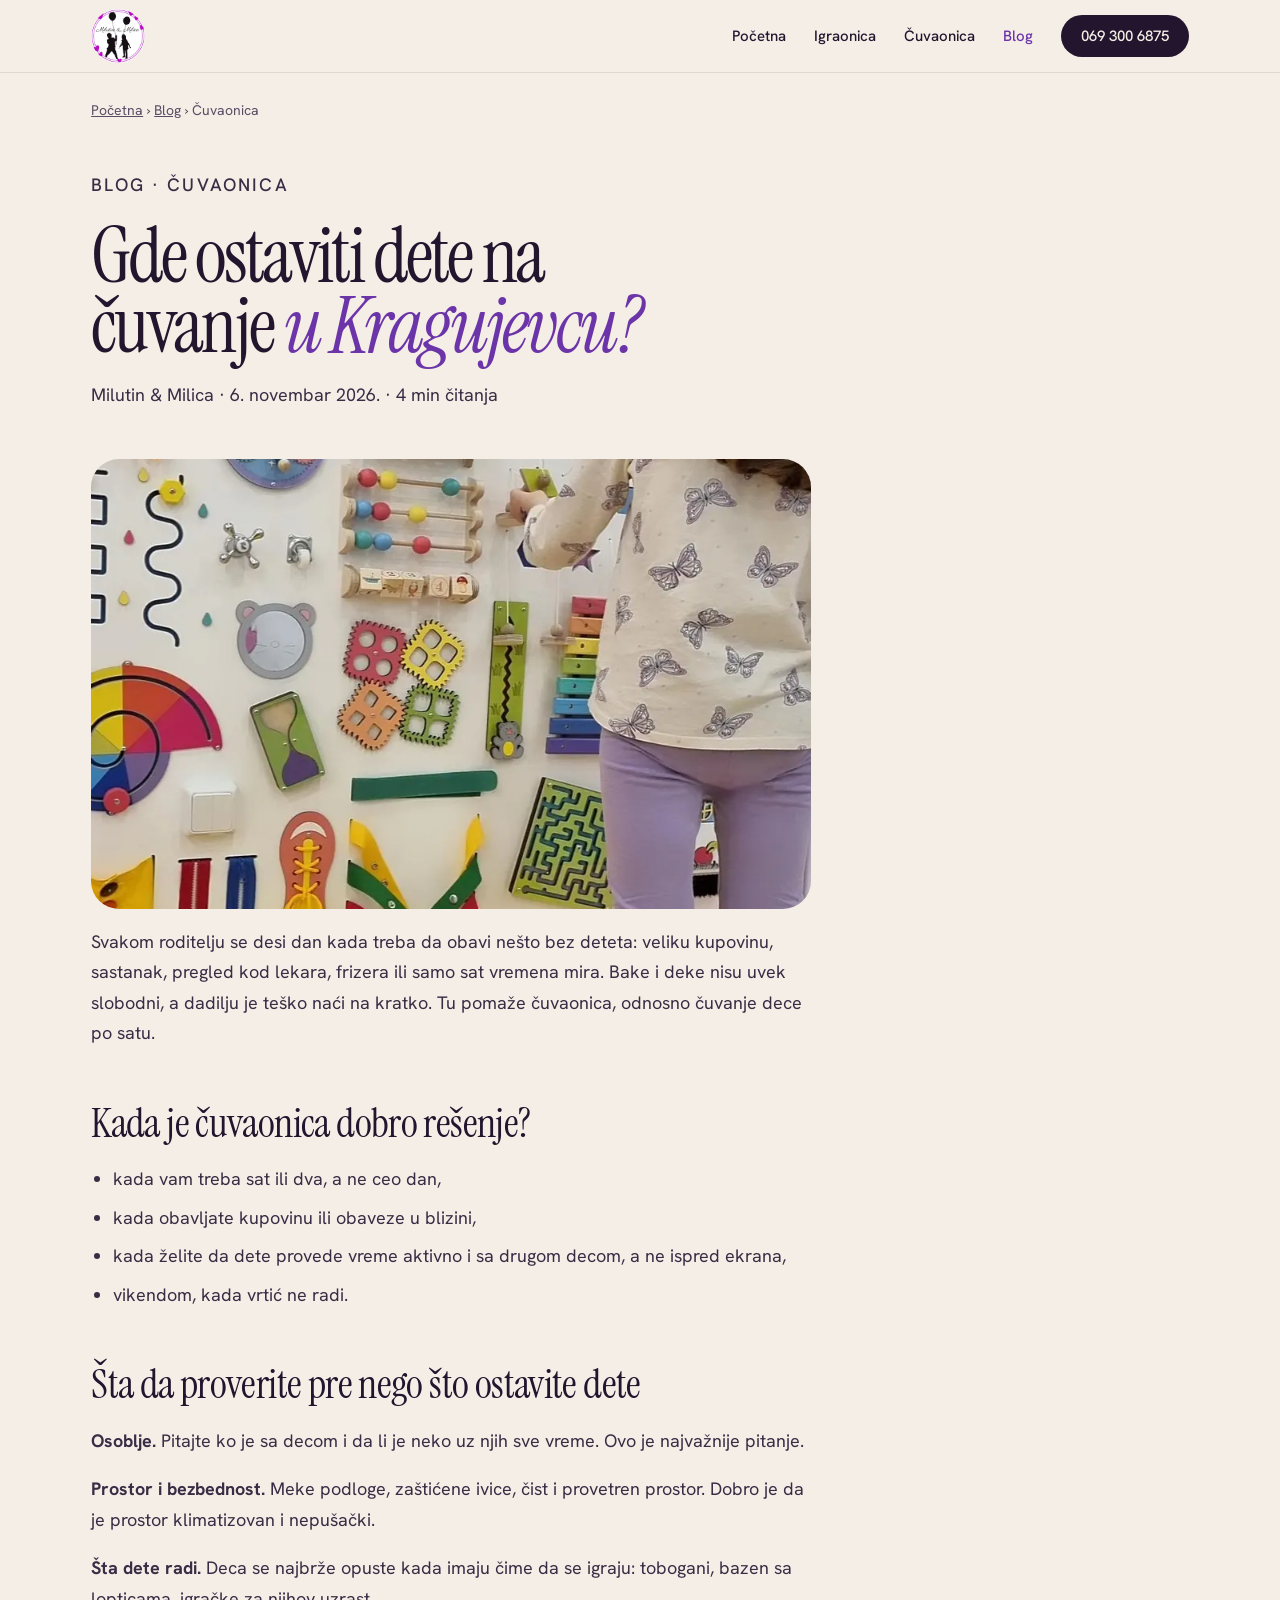
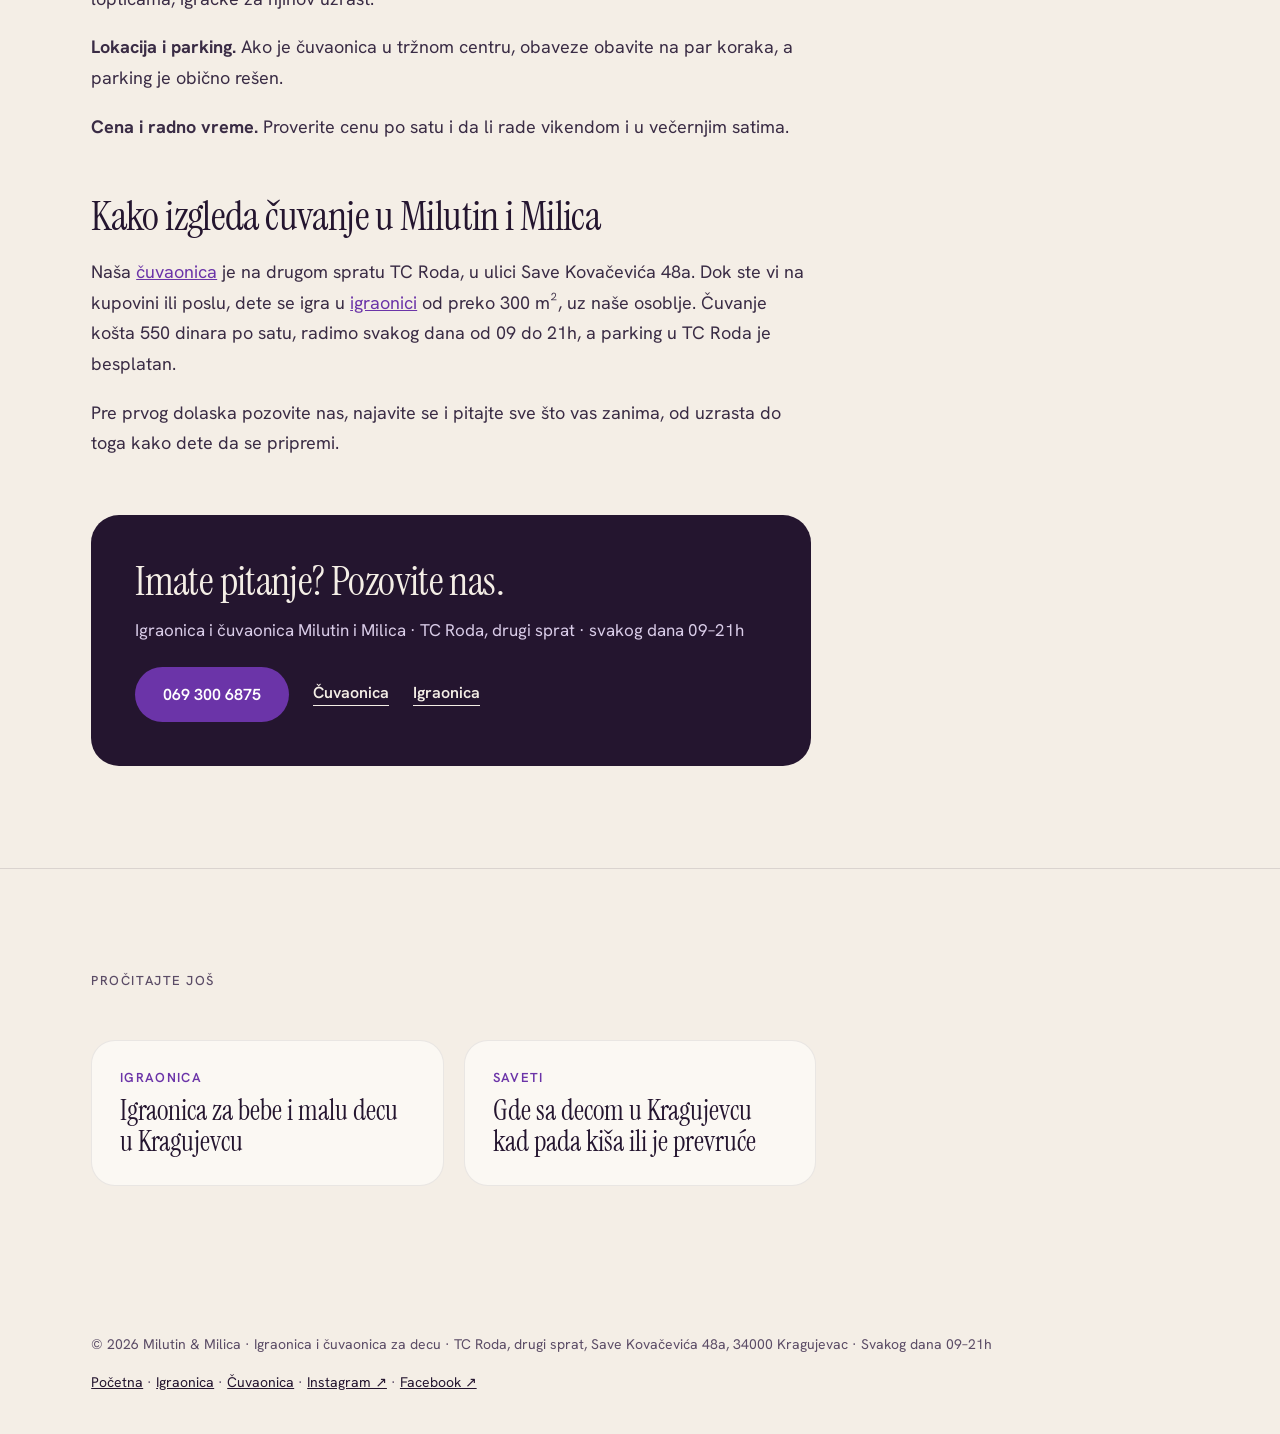
<file: blog-gde-ostaviti-dete-na-cuvanje-kragujevac.html>
<!DOCTYPE html>
<html lang="sr-Latn">
<head>
<meta charset="utf-8">
<meta name="viewport" content="width=device-width, initial-scale=1">
<title>Gde ostaviti dete na čuvanje u Kragujevcu | Milutin i Milica</title>
<meta name="description" content="Gde ostaviti dete na čuvanje u Kragujevcu? Šta da proverite pre nego što ostavite dete i kako radi čuvaonica u TC Roda. Pročitajte vodič i pozovite nas.">
<meta name="robots" content="index, follow, max-image-preview:large">
<link rel="canonical" href="https://igraonicakragujevac.com/blog-gde-ostaviti-dete-na-cuvanje-kragujevac.html">
<meta property="og:type" content="article">
<meta property="og:locale" content="sr_RS">
<meta property="og:site_name" content="Milutin &amp; Milica">
<meta property="og:url" content="https://igraonicakragujevac.com/blog-gde-ostaviti-dete-na-cuvanje-kragujevac.html">
<meta property="og:title" content="Gde ostaviti dete na čuvanje u Kragujevcu | Milutin i Milica">
<meta property="og:description" content="Gde ostaviti dete na čuvanje u Kragujevcu? Šta da proverite pre nego što ostavite dete i kako radi čuvaonica u TC Roda. Pročitajte vodič i pozovite nas.">
<meta property="og:image" content="https://igraonicakragujevac.com/og-image.jpg">
<meta name="twitter:card" content="summary_large_image">
<meta name="twitter:title" content="Gde ostaviti dete na čuvanje u Kragujevcu | Milutin i Milica">
<meta name="twitter:description" content="Gde ostaviti dete na čuvanje u Kragujevcu? Šta da proverite pre nego što ostavite dete i kako radi čuvaonica u TC Roda. Pročitajte vodič i pozovite nas.">
<meta name="twitter:image" content="https://igraonicakragujevac.com/og-image.jpg">
<meta name="theme-color" content="#F4EEE6">
<link rel="icon" href="data:image/svg+xml,%3Csvg xmlns='http://www.w3.org/2000/svg' viewBox='0 0 64 64'%3E%3Ccircle cx='32' cy='32' r='32' fill='%236B34A8'/%3E%3Ctext x='32' y='42' text-anchor='middle' font-family='Georgia,serif' font-size='26' fill='%23F4EEE6'%3EM%26amp;M%3C/text%3E%3C/svg%3E">
<link rel="preconnect" href="https://fonts.googleapis.com">
<link rel="preconnect" href="https://fonts.gstatic.com" crossorigin="">
<link href="https://fonts.googleapis.com/css2?family=Instrument+Serif:ital@0;1&amp;family=Hanken+Grotesk:wght@400;500;600&amp;display=swap" rel="stylesheet">
<link rel="stylesheet" href="mm-sub.css">
<script type="application/ld+json">{"@context": "https://schema.org", "@graph": [{"@type": "BreadcrumbList", "itemListElement": [{"@type": "ListItem", "position": 1, "name": "Početna", "item": "https://igraonicakragujevac.com/"}, {"@type": "ListItem", "position": 2, "name": "Blog", "item": "https://igraonicakragujevac.com/blog.html"}, {"@type": "ListItem", "position": 3, "name": "Gde ostaviti dete na čuvanje u Kragujevcu?", "item": "https://igraonicakragujevac.com/blog-gde-ostaviti-dete-na-cuvanje-kragujevac.html"}]}, {"@type": "BlogPosting", "headline": "Gde ostaviti dete na čuvanje u Kragujevcu?", "description": "Kupovina, sastanak, lekar ili frizer? Šta da proverite kada birate čuvanje dece u Kragujevcu i kako funkcioniše čuvaonica po satu u TC Roda.", "inLanguage": "sr", "datePublished": "2026-11-06", "dateModified": "2026-11-06", "mainEntityOfPage": "https://igraonicakragujevac.com/blog-gde-ostaviti-dete-na-cuvanje-kragujevac.html", "image": "https://igraonicakragujevac.com/og-image.jpg", "author": {"@type": "Organization", "@id": "https://igraonicakragujevac.com/#biz", "name": "Igraonica i čuvaonica Milutin i Milica"}, "publisher": {"@type": "Organization", "@id": "https://igraonicakragujevac.com/#biz", "name": "Igraonica i čuvaonica Milutin i Milica"}}]}</script>
<link rel="preload" as="image" href="uploads/slike/devojcica-zidna-tabla-cuvaonica-kragujevac.webp" fetchpriority="high">
</head>
<body>
<header class="hd">
  <div class="wrap">
    <a href="./" aria-label="Milutin &amp; Milica, početna"><img loading="lazy" src="uploads/milutin-i-milica-logo-badge.png" alt="Milutin &amp; Milica logo" width="54" height="54"></a>
    <nav class="nav" aria-label="Glavna navigacija">
      <a href="./">Početna</a>
      <a href="igraonica.html">Igraonica</a>
      <a href="cuvaonica.html">Čuvaonica</a>
      <a href="blog.html" aria-current="page">Blog</a>
      <a class="tel" href="tel:+381693006875">069 300 6875</a>
    </nav>
  </div>
</header>

<main>
<section class="top">
  <div class="wrap">
    <p class="crumbs"><a href="./">Početna</a> › <a href="blog.html">Blog</a> › Čuvaonica</p>
    <article class="post" style="margin-top:clamp(28px,4vw,56px)">
      <p class="eyebrow">Blog · Čuvaonica</p>
      <h1 class="h1" style="font-size:clamp(42px,6vw,88px)">Gde ostaviti dete na čuvanje <em>u Kragujevcu?</em></h1>
      <p class="meta">Milutin &amp; Milica · 6. novembar 2026. · 4 min čitanja</p>
      <div class="cover"><img width="900" height="1600" src="uploads/slike/devojcica-zidna-tabla-cuvaonica-kragujevac.webp" alt="Devojčica se igra na zidnoj tabli sa igračkama u čuvaonici" fetchpriority="high"></div>
<p>Svakom roditelju se desi dan kada treba da obavi nešto bez deteta: veliku kupovinu, sastanak, pregled kod lekara, frizera ili samo sat vremena mira. Bake i deke nisu uvek slobodni, a dadilju je teško naći na kratko. Tu pomaže čuvaonica, odnosno čuvanje dece po satu.</p>
<h2>Kada je čuvaonica dobro rešenje?</h2>
<ul>
<li>kada vam treba sat ili dva, a ne ceo dan,</li>
<li>kada obavljate kupovinu ili obaveze u blizini,</li>
<li>kada želite da dete provede vreme aktivno i sa drugom decom, a ne ispred ekrana,</li>
<li>vikendom, kada vrtić ne radi.</li>
</ul>
<h2>Šta da proverite pre nego što ostavite dete</h2>
<p><strong>Osoblje.</strong> Pitajte ko je sa decom i da li je neko uz njih sve vreme. Ovo je najvažnije pitanje.</p>
<p><strong>Prostor i bezbednost.</strong> Meke podloge, zaštićene ivice, čist i provetren prostor. Dobro je da je prostor klimatizovan i nepušački.</p>
<p><strong>Šta dete radi.</strong> Deca se najbrže opuste kada imaju čime da se igraju: tobogani, bazen sa lopticama, igračke za njihov uzrast.</p>
<p><strong>Lokacija i parking.</strong> Ako je čuvaonica u tržnom centru, obaveze obavite na par koraka, a parking je obično rešen.</p>
<p><strong>Cena i radno vreme.</strong> Proverite cenu po satu i da li rade vikendom i u večernjim satima.</p>
<h2>Kako izgleda čuvanje u Milutin i Milica</h2>
<p>Naša <a href="cuvaonica.html">čuvaonica</a> je na drugom spratu TC Roda, u ulici Save Kovačevića 48a. Dok ste vi na kupovini ili poslu, dete se igra u <a href="igraonica.html">igraonici</a> od preko 300 m², uz naše osoblje. Čuvanje košta 550 dinara po satu, radimo svakog dana od 09 do 21h, a parking u TC Roda je besplatan.</p>
<p>Pre prvog dolaska pozovite nas, najavite se i pitajte sve što vas zanima, od uzrasta do toga kako dete da se pripremi.</p>
      <div class="cta">
        <h2 class="h3" style="margin:0">Imate pitanje? Pozovite nas.</h2>
        <p style="margin:12px 0 0;font-size:17px">Igraonica i čuvaonica Milutin i Milica · TC Roda, drugi sprat · <span style="white-space:nowrap">svakog dana 09–21h</span></p>
        <div class="btns" style="margin-top:22px"><a class="btn" href="tel:+381693006875">069 300 6875</a><a class="lnk" href="cuvaonica.html" style="color:#F4EEE6">Čuvaonica</a><a class="lnk" href="igraonica.html" style="color:#F4EEE6">Igraonica</a></div>
      </div>
    </article>
  </div>
</section>

<section class="sec">
  <div class="wrap">
    <h2 class="eyebrow">Pročitajte još</h2>
    <div class="more">
      <a href="blog-igraonica-za-bebe-kragujevac.html"><small>Igraonica</small><strong>Igraonica za bebe i malu decu u Kragujevcu</strong></a>
      <a href="blog-gde-sa-decom-kragujevac.html"><small>Saveti</small><strong>Gde sa decom u Kragujevcu kad pada kiša ili je prevruće</strong></a>
    </div>
  </div>
</section>
</main>

<footer class="ft">
  <div class="wrap">
    <span>© 2026 Milutin &amp; Milica · Igraonica i čuvaonica za decu · TC Roda, drugi sprat, Save Kovačevića 48a, 34000 Kragujevac · Svakog dana 09–21h</span>
    <span><a href="./">Početna</a> · <a href="igraonica.html">Igraonica</a> · <a href="cuvaonica.html">Čuvaonica</a> · <a href="https://www.instagram.com/igraonica_milutin_i_milica/" target="_blank" rel="noopener">Instagram ↗</a> · <a href="https://www.facebook.com/milutin.milica.2025/" target="_blank" rel="noopener">Facebook ↗</a></span>
  </div>
</footer>
<nav class="mbar" aria-label="Brzi poziv"><a href="tel:+381693006875">Pozovi 069 300 6875</a></nav>
</body>
</html>
</file>
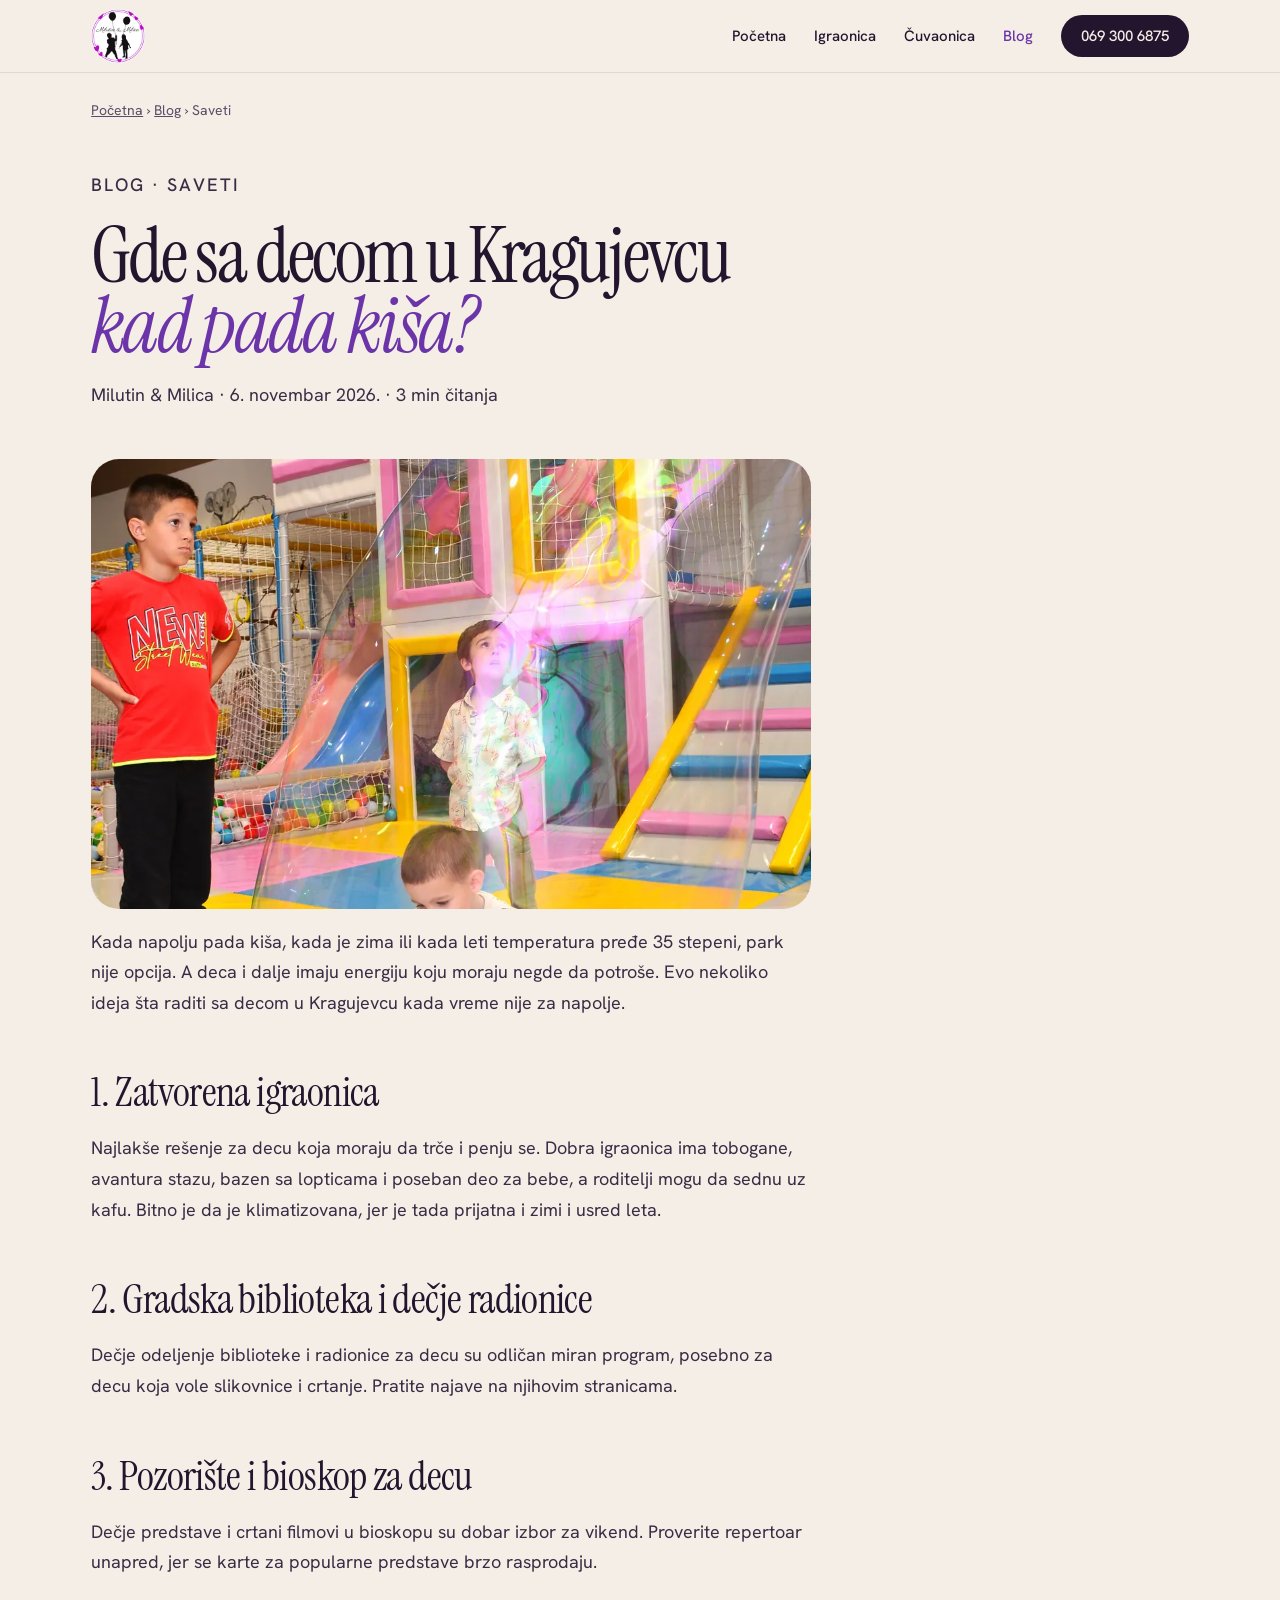
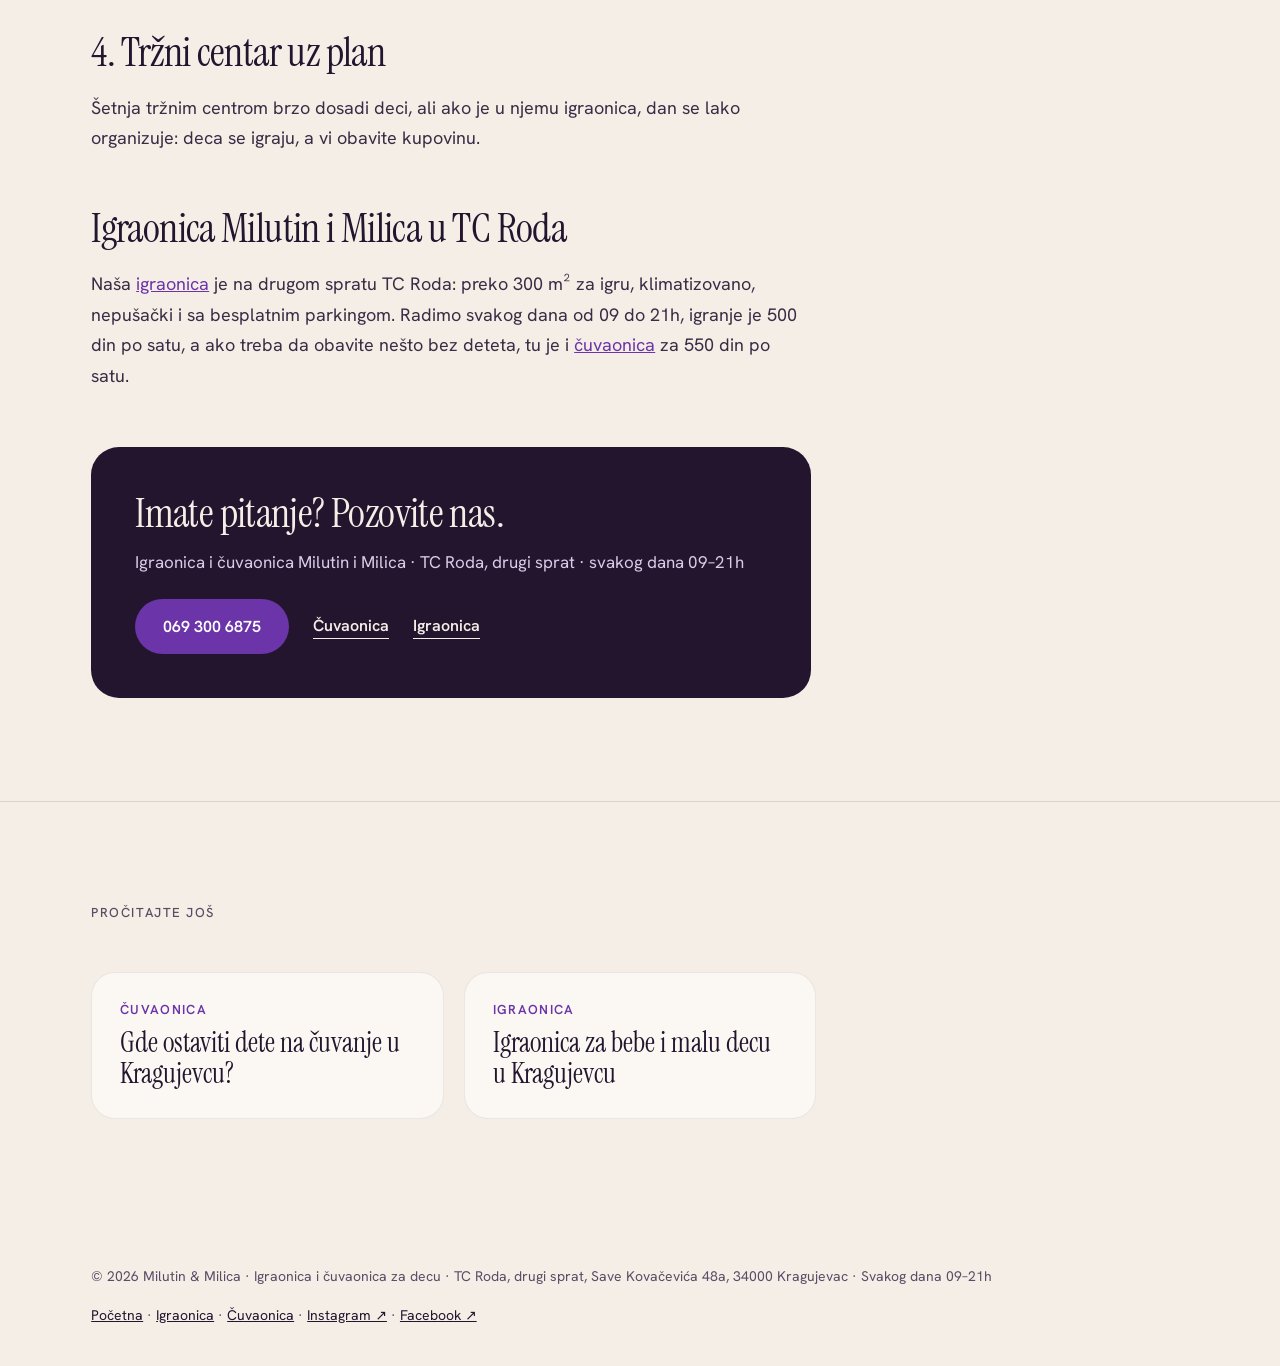
<file: blog-gde-sa-decom-kragujevac.html>
<!DOCTYPE html>
<html lang="sr-Latn">
<head>
<meta charset="utf-8">
<meta name="viewport" content="width=device-width, initial-scale=1">
<title>Gde sa decom u Kragujevcu kad pada kiša | Milutin i Milica</title>
<meta name="description" content="Gde sa decom u Kragujevcu kad pada kiša ili je prevruće? Zatvorena igraonica, biblioteka, pozorište i TC Roda. Pogledajte ideje i dođite kod nas.">
<meta name="robots" content="index, follow, max-image-preview:large">
<link rel="canonical" href="https://igraonicakragujevac.com/blog-gde-sa-decom-kragujevac.html">
<meta property="og:type" content="article">
<meta property="og:locale" content="sr_RS">
<meta property="og:site_name" content="Milutin &amp; Milica">
<meta property="og:url" content="https://igraonicakragujevac.com/blog-gde-sa-decom-kragujevac.html">
<meta property="og:title" content="Gde sa decom u Kragujevcu kad pada kiša | Milutin i Milica">
<meta property="og:description" content="Gde sa decom u Kragujevcu kad pada kiša ili je prevruće? Zatvorena igraonica, biblioteka, pozorište i TC Roda. Pogledajte ideje i dođite kod nas.">
<meta property="og:image" content="https://igraonicakragujevac.com/og-image.jpg">
<meta name="twitter:card" content="summary_large_image">
<meta name="twitter:title" content="Gde sa decom u Kragujevcu kad pada kiša | Milutin i Milica">
<meta name="twitter:description" content="Gde sa decom u Kragujevcu kad pada kiša ili je prevruće? Zatvorena igraonica, biblioteka, pozorište i TC Roda. Pogledajte ideje i dođite kod nas.">
<meta name="twitter:image" content="https://igraonicakragujevac.com/og-image.jpg">
<meta name="theme-color" content="#F4EEE6">
<link rel="icon" href="data:image/svg+xml,%3Csvg xmlns='http://www.w3.org/2000/svg' viewBox='0 0 64 64'%3E%3Ccircle cx='32' cy='32' r='32' fill='%236B34A8'/%3E%3Ctext x='32' y='42' text-anchor='middle' font-family='Georgia,serif' font-size='26' fill='%23F4EEE6'%3EM%26amp;M%3C/text%3E%3C/svg%3E">
<link rel="preconnect" href="https://fonts.googleapis.com">
<link rel="preconnect" href="https://fonts.gstatic.com" crossorigin="">
<link href="https://fonts.googleapis.com/css2?family=Instrument+Serif:ital@0;1&amp;family=Hanken+Grotesk:wght@400;500;600&amp;display=swap" rel="stylesheet">
<link rel="stylesheet" href="mm-sub.css">
<script type="application/ld+json">{"@context": "https://schema.org", "@graph": [{"@type": "BreadcrumbList", "itemListElement": [{"@type": "ListItem", "position": 1, "name": "Početna", "item": "https://igraonicakragujevac.com/"}, {"@type": "ListItem", "position": 2, "name": "Blog", "item": "https://igraonicakragujevac.com/blog.html"}, {"@type": "ListItem", "position": 3, "name": "Gde sa decom u Kragujevcu kad pada kiša ili je prevruće", "item": "https://igraonicakragujevac.com/blog-gde-sa-decom-kragujevac.html"}]}, {"@type": "BlogPosting", "headline": "Gde sa decom u Kragujevcu kad pada kiša ili je prevruće", "description": "Ideje za izlazak sa decom u Kragujevcu kada je napolju kiša, hladno ili vrućina: zatvoreni prostori za igru, igraonica u TC Roda i saveti za roditelje.", "inLanguage": "sr", "datePublished": "2026-11-06", "dateModified": "2026-11-06", "mainEntityOfPage": "https://igraonicakragujevac.com/blog-gde-sa-decom-kragujevac.html", "image": "https://igraonicakragujevac.com/og-image.jpg", "author": {"@type": "Organization", "@id": "https://igraonicakragujevac.com/#biz", "name": "Igraonica i čuvaonica Milutin i Milica"}, "publisher": {"@type": "Organization", "@id": "https://igraonicakragujevac.com/#biz", "name": "Igraonica i čuvaonica Milutin i Milica"}}]}</script>
<link rel="preload" as="image" href="uploads/slike/decak-u-velikom-mehuru-igraonica.webp" fetchpriority="high">
</head>
<body>
<header class="hd">
  <div class="wrap">
    <a href="./" aria-label="Milutin &amp; Milica, početna"><img loading="lazy" src="uploads/milutin-i-milica-logo-badge.png" alt="Milutin &amp; Milica logo" width="54" height="54"></a>
    <nav class="nav" aria-label="Glavna navigacija">
      <a href="./">Početna</a>
      <a href="igraonica.html">Igraonica</a>
      <a href="cuvaonica.html">Čuvaonica</a>
      <a href="blog.html" aria-current="page">Blog</a>
      <a class="tel" href="tel:+381693006875">069 300 6875</a>
    </nav>
  </div>
</header>

<main>
<section class="top">
  <div class="wrap">
    <p class="crumbs"><a href="./">Početna</a> › <a href="blog.html">Blog</a> › Saveti</p>
    <article class="post" style="margin-top:clamp(28px,4vw,56px)">
      <p class="eyebrow">Blog · Saveti</p>
      <h1 class="h1" style="font-size:clamp(42px,6vw,88px)">Gde sa decom u Kragujevcu <em>kad pada kiša?</em></h1>
      <p class="meta">Milutin &amp; Milica · 6. novembar 2026. · 3 min čitanja</p>
      <div class="cover"><img width="1067" height="1600" src="uploads/slike/decak-u-velikom-mehuru-igraonica.webp" alt="Dečak u velikom mehuru od sapunice u igraonici" fetchpriority="high"></div>
<p>Kada napolju pada kiša, kada je zima ili kada leti temperatura pređe 35 stepeni, park nije opcija. A deca i dalje imaju energiju koju moraju negde da potroše. Evo nekoliko ideja šta raditi sa decom u Kragujevcu kada vreme nije za napolje.</p>
<h2>1. Zatvorena igraonica</h2>
<p>Najlakše rešenje za decu koja moraju da trče i penju se. Dobra igraonica ima tobogane, avantura stazu, bazen sa lopticama i poseban deo za bebe, a roditelji mogu da sednu uz kafu. Bitno je da je klimatizovana, jer je tada prijatna i zimi i usred leta.</p>
<h2>2. Gradska biblioteka i dečje radionice</h2>
<p>Dečje odeljenje biblioteke i radionice za decu su odličan miran program, posebno za decu koja vole slikovnice i crtanje. Pratite najave na njihovim stranicama.</p>
<h2>3. Pozorište i bioskop za decu</h2>
<p>Dečje predstave i crtani filmovi u bioskopu su dobar izbor za vikend. Proverite repertoar unapred, jer se karte za popularne predstave brzo rasprodaju.</p>
<h2>4. Tržni centar uz plan</h2>
<p>Šetnja tržnim centrom brzo dosadi deci, ali ako je u njemu igraonica, dan se lako organizuje: deca se igraju, a vi obavite kupovinu.</p>
<h2>Igraonica Milutin i Milica u TC Roda</h2>
<p>Naša <a href="igraonica.html">igraonica</a> je na drugom spratu TC Roda: preko 300 m² za igru, klimatizovano, nepušački i sa besplatnim parkingom. Radimo svakog dana od 09 do 21h, igranje je 500 din po satu, a ako treba da obavite nešto bez deteta, tu je i <a href="cuvaonica.html">čuvaonica</a> za 550 din po satu.</p>
      <div class="cta">
        <h2 class="h3" style="margin:0">Imate pitanje? Pozovite nas.</h2>
        <p style="margin:12px 0 0;font-size:17px">Igraonica i čuvaonica Milutin i Milica · TC Roda, drugi sprat · <span style="white-space:nowrap">svakog dana 09–21h</span></p>
        <div class="btns" style="margin-top:22px"><a class="btn" href="tel:+381693006875">069 300 6875</a><a class="lnk" href="cuvaonica.html" style="color:#F4EEE6">Čuvaonica</a><a class="lnk" href="igraonica.html" style="color:#F4EEE6">Igraonica</a></div>
      </div>
    </article>
  </div>
</section>

<section class="sec">
  <div class="wrap">
    <h2 class="eyebrow">Pročitajte još</h2>
    <div class="more">
      <a href="blog-gde-ostaviti-dete-na-cuvanje-kragujevac.html"><small>Čuvaonica</small><strong>Gde ostaviti dete na čuvanje u Kragujevcu?</strong></a>
      <a href="blog-igraonica-za-bebe-kragujevac.html"><small>Igraonica</small><strong>Igraonica za bebe i malu decu u Kragujevcu</strong></a>
    </div>
  </div>
</section>
</main>

<footer class="ft">
  <div class="wrap">
    <span>© 2026 Milutin &amp; Milica · Igraonica i čuvaonica za decu · TC Roda, drugi sprat, Save Kovačevića 48a, 34000 Kragujevac · Svakog dana 09–21h</span>
    <span><a href="./">Početna</a> · <a href="igraonica.html">Igraonica</a> · <a href="cuvaonica.html">Čuvaonica</a> · <a href="https://www.instagram.com/igraonica_milutin_i_milica/" target="_blank" rel="noopener">Instagram ↗</a> · <a href="https://www.facebook.com/milutin.milica.2025/" target="_blank" rel="noopener">Facebook ↗</a></span>
  </div>
</footer>
<nav class="mbar" aria-label="Brzi poziv"><a href="tel:+381693006875">Pozovi 069 300 6875</a></nav>
</body>
</html>
</file>
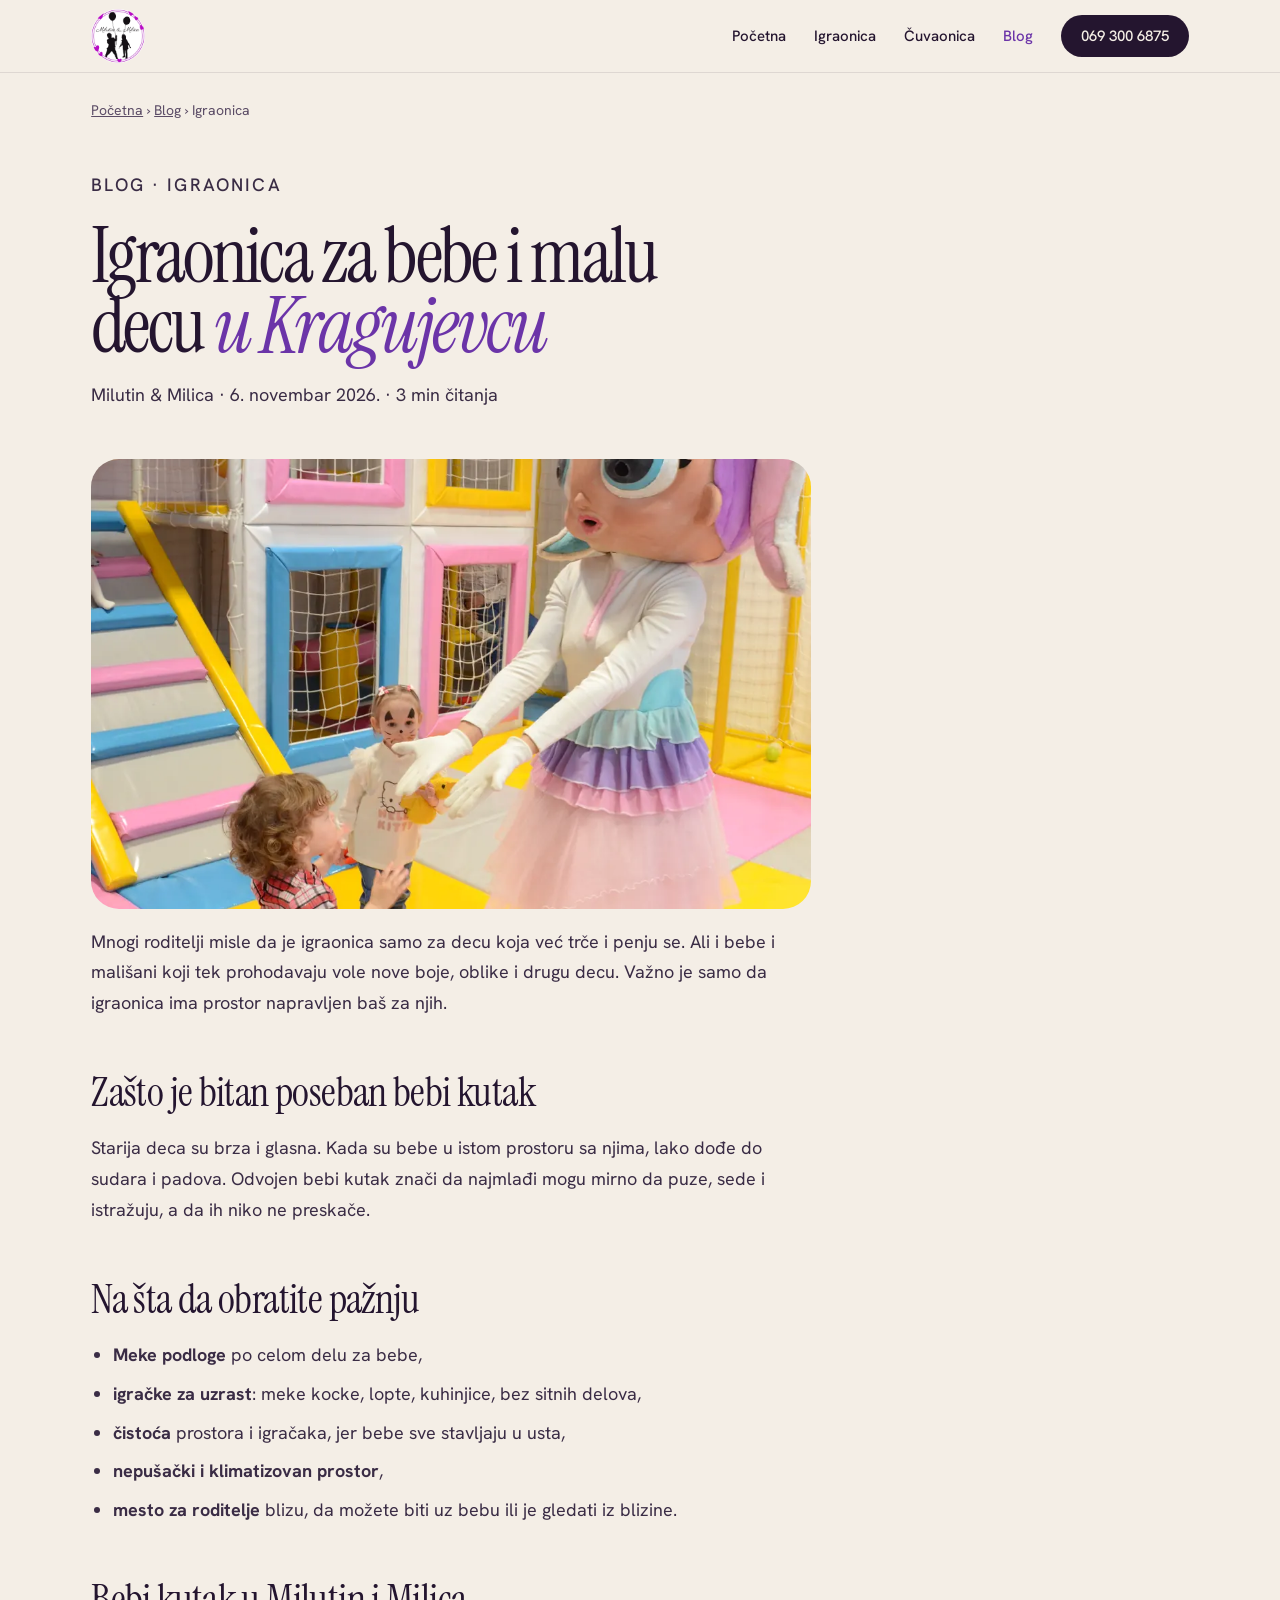
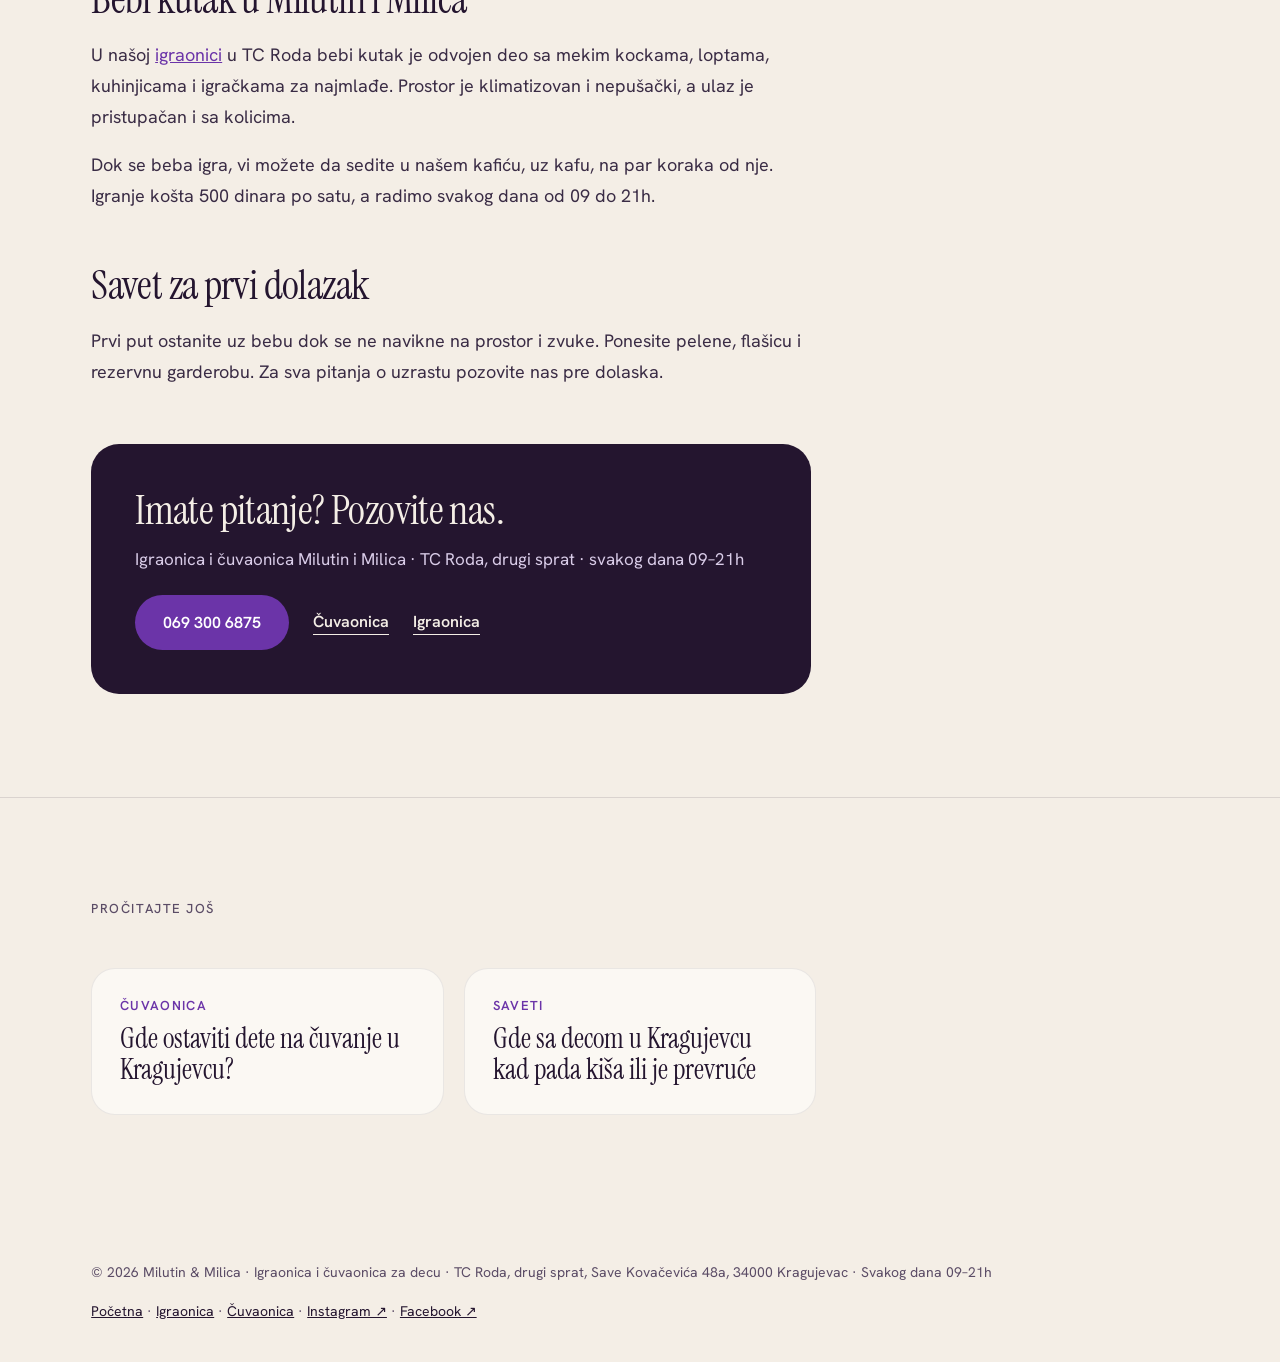
<file: blog-igraonica-za-bebe-kragujevac.html>
<!DOCTYPE html>
<html lang="sr-Latn">
<head>
<meta charset="utf-8">
<meta name="viewport" content="width=device-width, initial-scale=1">
<title>Igraonica za bebe Kragujevac | Milutin i Milica | Bebi kutak</title>
<meta name="description" content="Igraonica za bebe u Kragujevcu: zašto je bitan bebi kutak i na šta da obratite pažnju. Bebi kutak u TC Roda, svakog dana 09–21h. Pozovite 069 300 6875.">
<meta name="robots" content="index, follow, max-image-preview:large">
<link rel="canonical" href="https://igraonicakragujevac.com/blog-igraonica-za-bebe-kragujevac.html">
<meta property="og:type" content="article">
<meta property="og:locale" content="sr_RS">
<meta property="og:site_name" content="Milutin &amp; Milica">
<meta property="og:url" content="https://igraonicakragujevac.com/blog-igraonica-za-bebe-kragujevac.html">
<meta property="og:title" content="Igraonica za bebe Kragujevac | Milutin i Milica | Bebi kutak">
<meta property="og:description" content="Igraonica za bebe u Kragujevcu: zašto je bitan bebi kutak i na šta da obratite pažnju. Bebi kutak u TC Roda, svakog dana 09–21h. Pozovite 069 300 6875.">
<meta property="og:image" content="https://igraonicakragujevac.com/og-image.jpg">
<meta name="twitter:card" content="summary_large_image">
<meta name="twitter:title" content="Igraonica za bebe Kragujevac | Milutin i Milica | Bebi kutak">
<meta name="twitter:description" content="Igraonica za bebe u Kragujevcu: zašto je bitan bebi kutak i na šta da obratite pažnju. Bebi kutak u TC Roda, svakog dana 09–21h. Pozovite 069 300 6875.">
<meta name="twitter:image" content="https://igraonicakragujevac.com/og-image.jpg">
<meta name="theme-color" content="#F4EEE6">
<link rel="icon" href="data:image/svg+xml,%3Csvg xmlns='http://www.w3.org/2000/svg' viewBox='0 0 64 64'%3E%3Ccircle cx='32' cy='32' r='32' fill='%236B34A8'/%3E%3Ctext x='32' y='42' text-anchor='middle' font-family='Georgia,serif' font-size='26' fill='%23F4EEE6'%3EM%26amp;M%3C/text%3E%3C/svg%3E">
<link rel="preconnect" href="https://fonts.googleapis.com">
<link rel="preconnect" href="https://fonts.gstatic.com" crossorigin="">
<link href="https://fonts.googleapis.com/css2?family=Instrument+Serif:ital@0;1&amp;family=Hanken+Grotesk:wght@400;500;600&amp;display=swap" rel="stylesheet">
<link rel="stylesheet" href="mm-sub.css">
<script type="application/ld+json">{"@context": "https://schema.org", "@graph": [{"@type": "BreadcrumbList", "itemListElement": [{"@type": "ListItem", "position": 1, "name": "Početna", "item": "https://igraonicakragujevac.com/"}, {"@type": "ListItem", "position": 2, "name": "Blog", "item": "https://igraonicakragujevac.com/blog.html"}, {"@type": "ListItem", "position": 3, "name": "Igraonica za bebe i malu decu u Kragujevcu", "item": "https://igraonicakragujevac.com/blog-igraonica-za-bebe-kragujevac.html"}]}, {"@type": "BlogPosting", "headline": "Igraonica za bebe i malu decu u Kragujevcu", "description": "Da li je igraonica bezbedna za bebe i decu do 3 godine? Na šta da obratite pažnju i kako izgleda bebi kutak u igraonici Milutin i Milica u TC Roda.", "inLanguage": "sr", "datePublished": "2026-11-06", "dateModified": "2026-11-06", "mainEntityOfPage": "https://igraonicakragujevac.com/blog-igraonica-za-bebe-kragujevac.html", "image": "https://igraonicakragujevac.com/og-image.jpg", "author": {"@type": "Organization", "@id": "https://igraonicakragujevac.com/#biz", "name": "Igraonica i čuvaonica Milutin i Milica"}, "publisher": {"@type": "Organization", "@id": "https://igraonicakragujevac.com/#biz", "name": "Igraonica i čuvaonica Milutin i Milica"}}]}</script>
<link rel="preload" as="image" href="uploads/slike/maskota-sa-bebama-igraonica.webp" fetchpriority="high">
</head>
<body>
<header class="hd">
  <div class="wrap">
    <a href="./" aria-label="Milutin &amp; Milica, početna"><img loading="lazy" src="uploads/milutin-i-milica-logo-badge.png" alt="Milutin &amp; Milica logo" width="54" height="54"></a>
    <nav class="nav" aria-label="Glavna navigacija">
      <a href="./">Početna</a>
      <a href="igraonica.html">Igraonica</a>
      <a href="cuvaonica.html">Čuvaonica</a>
      <a href="blog.html" aria-current="page">Blog</a>
      <a class="tel" href="tel:+381693006875">069 300 6875</a>
    </nav>
  </div>
</header>

<main>
<section class="top">
  <div class="wrap">
    <p class="crumbs"><a href="./">Početna</a> › <a href="blog.html">Blog</a> › Igraonica</p>
    <article class="post" style="margin-top:clamp(28px,4vw,56px)">
      <p class="eyebrow">Blog · Igraonica</p>
      <h1 class="h1" style="font-size:clamp(42px,6vw,88px)">Igraonica za bebe i malu decu <em>u Kragujevcu</em></h1>
      <p class="meta">Milutin &amp; Milica · 6. novembar 2026. · 3 min čitanja</p>
      <div class="cover"><img width="1060" height="1600" src="uploads/slike/maskota-sa-bebama-igraonica.webp" alt="Maskota se igra sa najmlađom decom kod kućice u igraonici" fetchpriority="high"></div>
<p>Mnogi roditelji misle da je igraonica samo za decu koja već trče i penju se. Ali i bebe i mališani koji tek prohodavaju vole nove boje, oblike i drugu decu. Važno je samo da igraonica ima prostor napravljen baš za njih.</p>
<h2>Zašto je bitan poseban bebi kutak</h2>
<p>Starija deca su brza i glasna. Kada su bebe u istom prostoru sa njima, lako dođe do sudara i padova. Odvojen bebi kutak znači da najmlađi mogu mirno da puze, sede i istražuju, a da ih niko ne preskače.</p>
<h2>Na šta da obratite pažnju</h2>
<ul>
<li><strong>Meke podloge</strong> po celom delu za bebe,</li>
<li><strong>igračke za uzrast</strong>: meke kocke, lopte, kuhinjice, bez sitnih delova,</li>
<li><strong>čistoća</strong> prostora i igračaka, jer bebe sve stavljaju u usta,</li>
<li><strong>nepušački i klimatizovan prostor</strong>,</li>
<li><strong>mesto za roditelje</strong> blizu, da možete biti uz bebu ili je gledati iz blizine.</li>
</ul>
<h2>Bebi kutak u Milutin i Milica</h2>
<p>U našoj <a href="igraonica.html">igraonici</a> u TC Roda bebi kutak je odvojen deo sa mekim kockama, loptama, kuhinjicama i igračkama za najmlađe. Prostor je klimatizovan i nepušački, a ulaz je pristupačan i sa kolicima.</p>
<p>Dok se beba igra, vi možete da sedite u našem kafiću, uz kafu, na par koraka od nje. Igranje košta 500 dinara po satu, a radimo svakog dana od 09 do 21h.</p>
<h2>Savet za prvi dolazak</h2>
<p>Prvi put ostanite uz bebu dok se ne navikne na prostor i zvuke. Ponesite pelene, flašicu i rezervnu garderobu. Za sva pitanja o uzrastu pozovite nas pre dolaska.</p>
      <div class="cta">
        <h2 class="h3" style="margin:0">Imate pitanje? Pozovite nas.</h2>
        <p style="margin:12px 0 0;font-size:17px">Igraonica i čuvaonica Milutin i Milica · TC Roda, drugi sprat · <span style="white-space:nowrap">svakog dana 09–21h</span></p>
        <div class="btns" style="margin-top:22px"><a class="btn" href="tel:+381693006875">069 300 6875</a><a class="lnk" href="cuvaonica.html" style="color:#F4EEE6">Čuvaonica</a><a class="lnk" href="igraonica.html" style="color:#F4EEE6">Igraonica</a></div>
      </div>
    </article>
  </div>
</section>

<section class="sec">
  <div class="wrap">
    <h2 class="eyebrow">Pročitajte još</h2>
    <div class="more">
      <a href="blog-gde-ostaviti-dete-na-cuvanje-kragujevac.html"><small>Čuvaonica</small><strong>Gde ostaviti dete na čuvanje u Kragujevcu?</strong></a>
      <a href="blog-gde-sa-decom-kragujevac.html"><small>Saveti</small><strong>Gde sa decom u Kragujevcu kad pada kiša ili je prevruće</strong></a>
    </div>
  </div>
</section>
</main>

<footer class="ft">
  <div class="wrap">
    <span>© 2026 Milutin &amp; Milica · Igraonica i čuvaonica za decu · TC Roda, drugi sprat, Save Kovačevića 48a, 34000 Kragujevac · Svakog dana 09–21h</span>
    <span><a href="./">Početna</a> · <a href="igraonica.html">Igraonica</a> · <a href="cuvaonica.html">Čuvaonica</a> · <a href="https://www.instagram.com/igraonica_milutin_i_milica/" target="_blank" rel="noopener">Instagram ↗</a> · <a href="https://www.facebook.com/milutin.milica.2025/" target="_blank" rel="noopener">Facebook ↗</a></span>
  </div>
</footer>
<nav class="mbar" aria-label="Brzi poziv"><a href="tel:+381693006875">Pozovi 069 300 6875</a></nav>
</body>
</html>
</file>
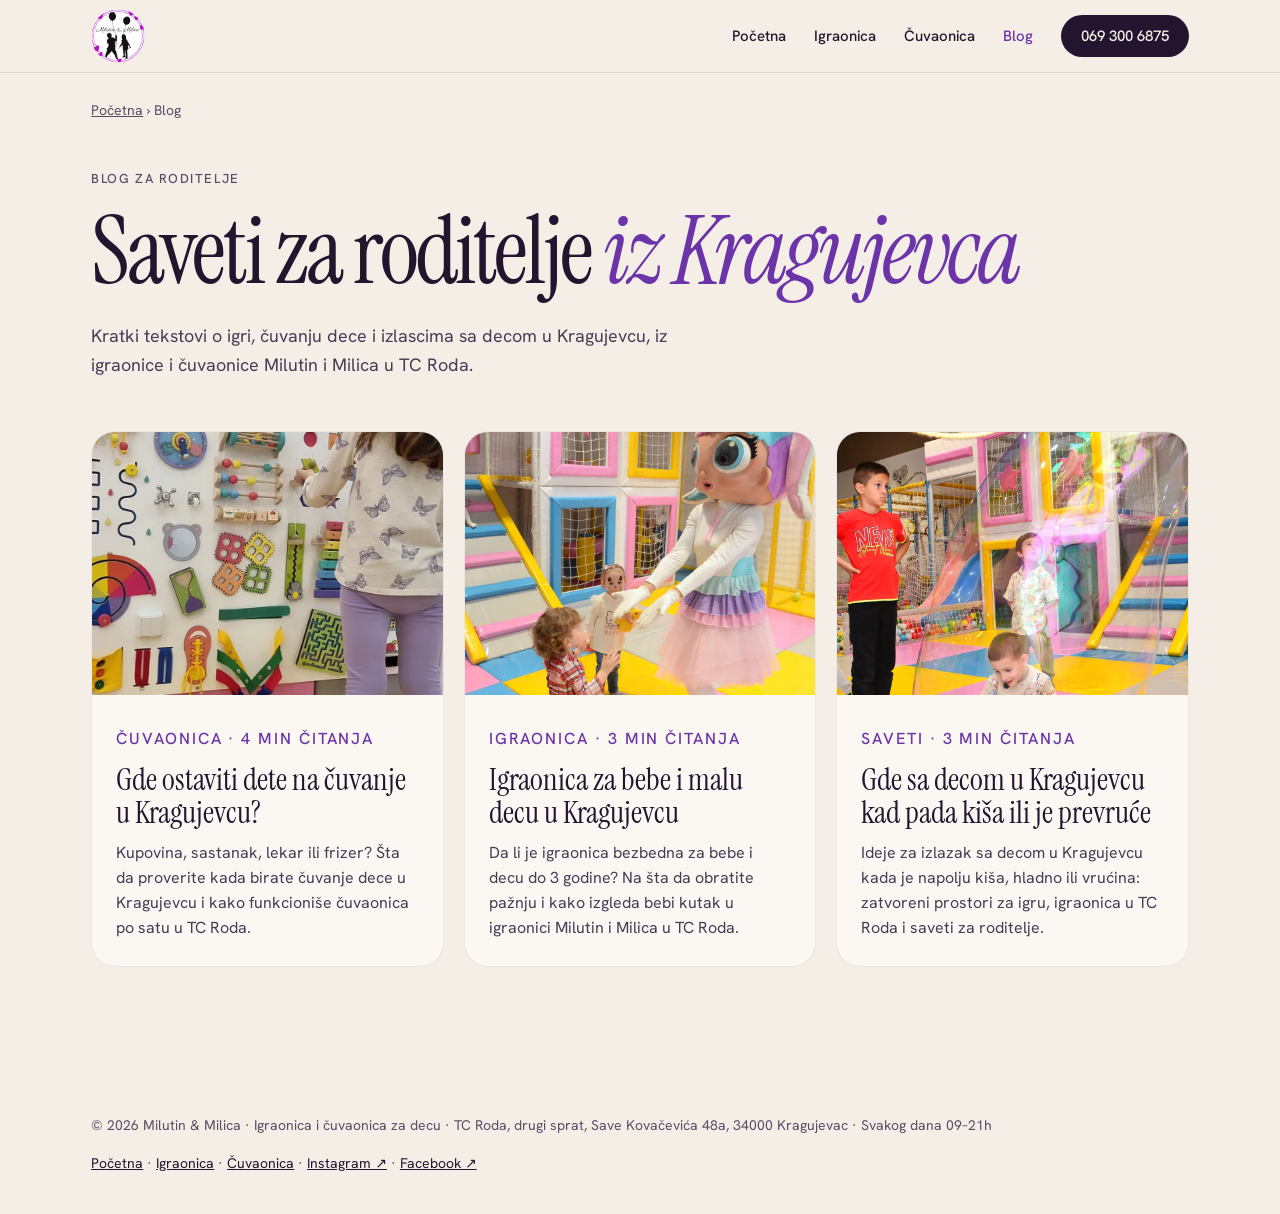
<file: blog.html>
<!DOCTYPE html>
<html lang="sr-Latn">
<head>
<meta charset="utf-8">
<meta name="viewport" content="width=device-width, initial-scale=1">
<title>Blog za roditelje, Kragujevac | Milutin i Milica | Saveti</title>
<meta name="description" content="Saveti za roditelje iz Kragujevca: gde ostaviti dete na čuvanje, igraonica za bebe i gde sa decom kad pada kiša. Blog igraonice Milutin i Milica, TC Roda.">
<meta name="robots" content="index, follow, max-image-preview:large">
<link rel="canonical" href="https://igraonicakragujevac.com/blog.html">
<meta property="og:type" content="website">
<meta property="og:locale" content="sr_RS">
<meta property="og:site_name" content="Milutin &amp; Milica">
<meta property="og:url" content="https://igraonicakragujevac.com/blog.html">
<meta property="og:title" content="Blog za roditelje, Kragujevac | Milutin i Milica | Saveti">
<meta property="og:description" content="Saveti za roditelje iz Kragujevca: gde ostaviti dete na čuvanje, igraonica za bebe i gde sa decom kad pada kiša. Blog igraonice Milutin i Milica, TC Roda.">
<meta property="og:image" content="https://igraonicakragujevac.com/og-image.jpg">
<meta name="twitter:card" content="summary_large_image">
<meta name="twitter:title" content="Blog za roditelje, Kragujevac | Milutin i Milica | Saveti">
<meta name="twitter:description" content="Saveti za roditelje iz Kragujevca: gde ostaviti dete na čuvanje, igraonica za bebe i gde sa decom kad pada kiša. Blog igraonice Milutin i Milica, TC Roda.">
<meta name="twitter:image" content="https://igraonicakragujevac.com/og-image.jpg">
<meta name="theme-color" content="#F4EEE6">
<link rel="icon" href="data:image/svg+xml,%3Csvg xmlns='http://www.w3.org/2000/svg' viewBox='0 0 64 64'%3E%3Ccircle cx='32' cy='32' r='32' fill='%236B34A8'/%3E%3Ctext x='32' y='42' text-anchor='middle' font-family='Georgia,serif' font-size='26' fill='%23F4EEE6'%3EM%26amp;M%3C/text%3E%3C/svg%3E">
<link rel="preconnect" href="https://fonts.googleapis.com">
<link rel="preconnect" href="https://fonts.gstatic.com" crossorigin="">
<link href="https://fonts.googleapis.com/css2?family=Instrument+Serif:ital@0;1&amp;family=Hanken+Grotesk:wght@400;500;600&amp;display=swap" rel="stylesheet">
<link rel="stylesheet" href="mm-sub.css">
<script type="application/ld+json">{"@context": "https://schema.org", "@graph": [{"@type": "BreadcrumbList", "itemListElement": [{"@type": "ListItem", "position": 1, "name": "Početna", "item": "https://igraonicakragujevac.com/"}, {"@type": "ListItem", "position": 2, "name": "Blog", "item": "https://igraonicakragujevac.com/blog.html"}]}, {"@type": "Blog", "name": "Blog igraonice i čuvaonice Milutin i Milica", "url": "https://igraonicakragujevac.com/blog.html", "publisher": {"@type": "Organization", "@id": "https://igraonicakragujevac.com/#biz", "name": "Igraonica i čuvaonica Milutin i Milica"}, "blogPost": [{"@type": "BlogPosting", "headline": "Gde ostaviti dete na čuvanje u Kragujevcu?", "url": "https://igraonicakragujevac.com/blog-gde-ostaviti-dete-na-cuvanje-kragujevac.html", "datePublished": "2026-11-06"}, {"@type": "BlogPosting", "headline": "Igraonica za bebe i malu decu u Kragujevcu", "url": "https://igraonicakragujevac.com/blog-igraonica-za-bebe-kragujevac.html", "datePublished": "2026-11-06"}, {"@type": "BlogPosting", "headline": "Gde sa decom u Kragujevcu kad pada kiša ili je prevruće", "url": "https://igraonicakragujevac.com/blog-gde-sa-decom-kragujevac.html", "datePublished": "2026-11-06"}]}]}</script>
</head>
<body>
<header class="hd">
  <div class="wrap">
    <a href="./" aria-label="Milutin &amp; Milica, početna"><img loading="lazy" src="uploads/milutin-i-milica-logo-badge.png" alt="Milutin &amp; Milica logo" width="54" height="54"></a>
    <nav class="nav" aria-label="Glavna navigacija">
      <a href="./">Početna</a>
      <a href="igraonica.html">Igraonica</a>
      <a href="cuvaonica.html">Čuvaonica</a>
      <a href="blog.html" aria-current="page">Blog</a>
      <a class="tel" href="tel:+381693006875">069 300 6875</a>
    </nav>
  </div>
</header>

<main>
<section class="top">
  <div class="wrap">
    <p class="crumbs"><a href="./">Početna</a> › Blog</p>
    <p class="eyebrow" style="margin-top:clamp(28px,4vw,56px)">Blog za roditelje</p>
    <h1 class="h1">Saveti za roditelje <em>iz Kragujevca</em></h1>
    <p class="lead">Kratki tekstovi o igri, čuvanju dece i izlascima sa decom u Kragujevcu, iz igraonice i čuvaonice Milutin i Milica u TC Roda.</p>
    <div class="grid">
      <article class="card"><a href="blog-gde-ostaviti-dete-na-cuvanje-kragujevac.html" style="color:inherit;text-decoration:none;display:block"><img width="900" height="1600" src="uploads/slike/devojcica-zidna-tabla-cuvaonica-kragujevac.webp" alt="Devojčica se igra na zidnoj tabli sa igračkama u čuvaonici" loading="lazy"><div class="in"><p class="eyebrow" style="color:#6B34A8">Čuvaonica · 4 min čitanja</p><h2 class="h3" style="margin-top:12px">Gde ostaviti dete na čuvanje u Kragujevcu?</h2><p>Kupovina, sastanak, lekar ili frizer? Šta da proverite kada birate čuvanje dece u Kragujevcu i kako funkcioniše čuvaonica po satu u TC Roda.</p></div></a></article>
      <article class="card"><a href="blog-igraonica-za-bebe-kragujevac.html" style="color:inherit;text-decoration:none;display:block"><img width="1060" height="1600" src="uploads/slike/maskota-sa-bebama-igraonica.webp" alt="Maskota se igra sa najmlađom decom kod kućice u igraonici" loading="lazy"><div class="in"><p class="eyebrow" style="color:#6B34A8">Igraonica · 3 min čitanja</p><h2 class="h3" style="margin-top:12px">Igraonica za bebe i malu decu u Kragujevcu</h2><p>Da li je igraonica bezbedna za bebe i decu do 3 godine? Na šta da obratite pažnju i kako izgleda bebi kutak u igraonici Milutin i Milica u TC Roda.</p></div></a></article>
      <article class="card"><a href="blog-gde-sa-decom-kragujevac.html" style="color:inherit;text-decoration:none;display:block"><img width="1067" height="1600" src="uploads/slike/decak-u-velikom-mehuru-igraonica.webp" alt="Dečak u velikom mehuru od sapunice u igraonici" loading="lazy"><div class="in"><p class="eyebrow" style="color:#6B34A8">Saveti · 3 min čitanja</p><h2 class="h3" style="margin-top:12px">Gde sa decom u Kragujevcu kad pada kiša ili je prevruće</h2><p>Ideje za izlazak sa decom u Kragujevcu kada je napolju kiša, hladno ili vrućina: zatvoreni prostori za igru, igraonica u TC Roda i saveti za roditelje.</p></div></a></article>
    </div>
  </div>
</section>
</main>

<footer class="ft" style="padding-bottom:40px">
  <div class="wrap">
    <span>© 2026 Milutin &amp; Milica · Igraonica i čuvaonica za decu · TC Roda, drugi sprat, Save Kovačevića 48a, 34000 Kragujevac · Svakog dana 09–21h</span>
    <span><a href="./">Početna</a> · <a href="igraonica.html">Igraonica</a> · <a href="cuvaonica.html">Čuvaonica</a> · <a href="https://www.instagram.com/igraonica_milutin_i_milica/" target="_blank" rel="noopener">Instagram ↗</a> · <a href="https://www.facebook.com/milutin.milica.2025/" target="_blank" rel="noopener">Facebook ↗</a></span>
  </div>
</footer>
</body>
</html>
</file>
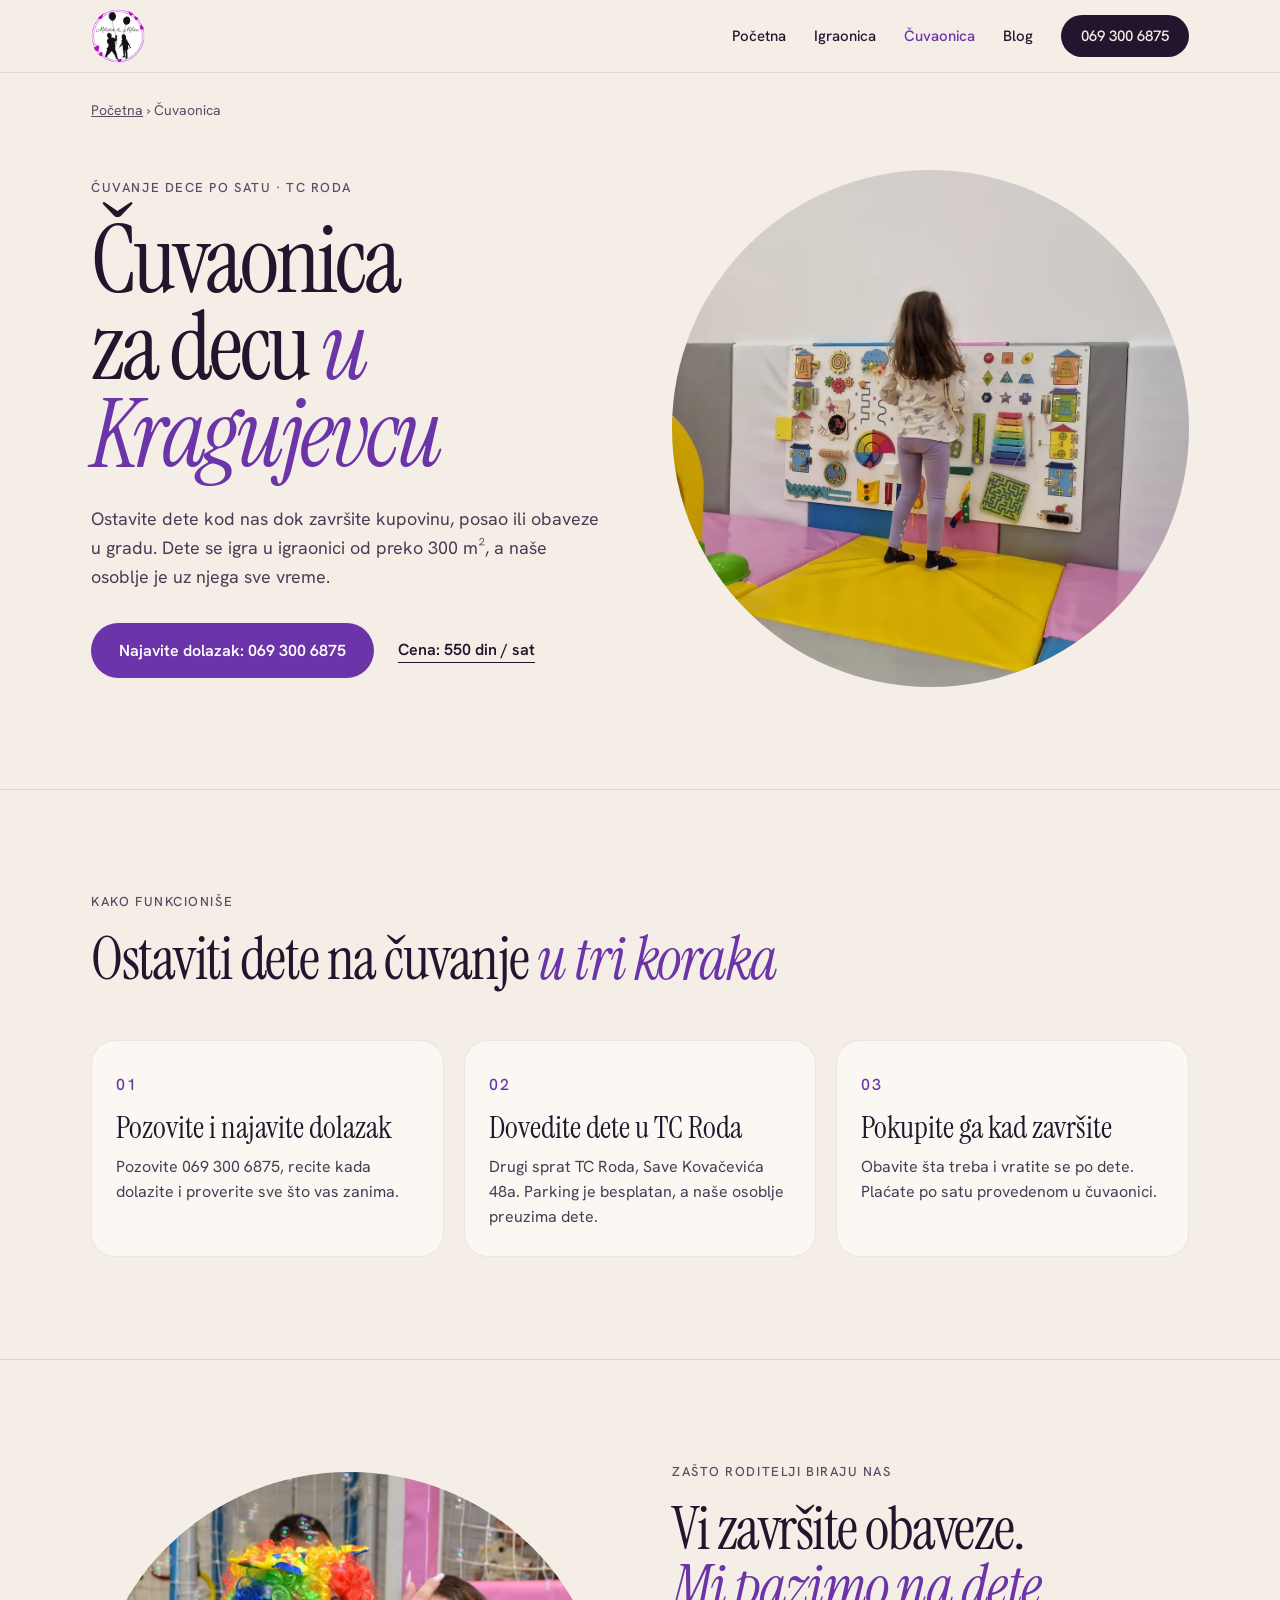
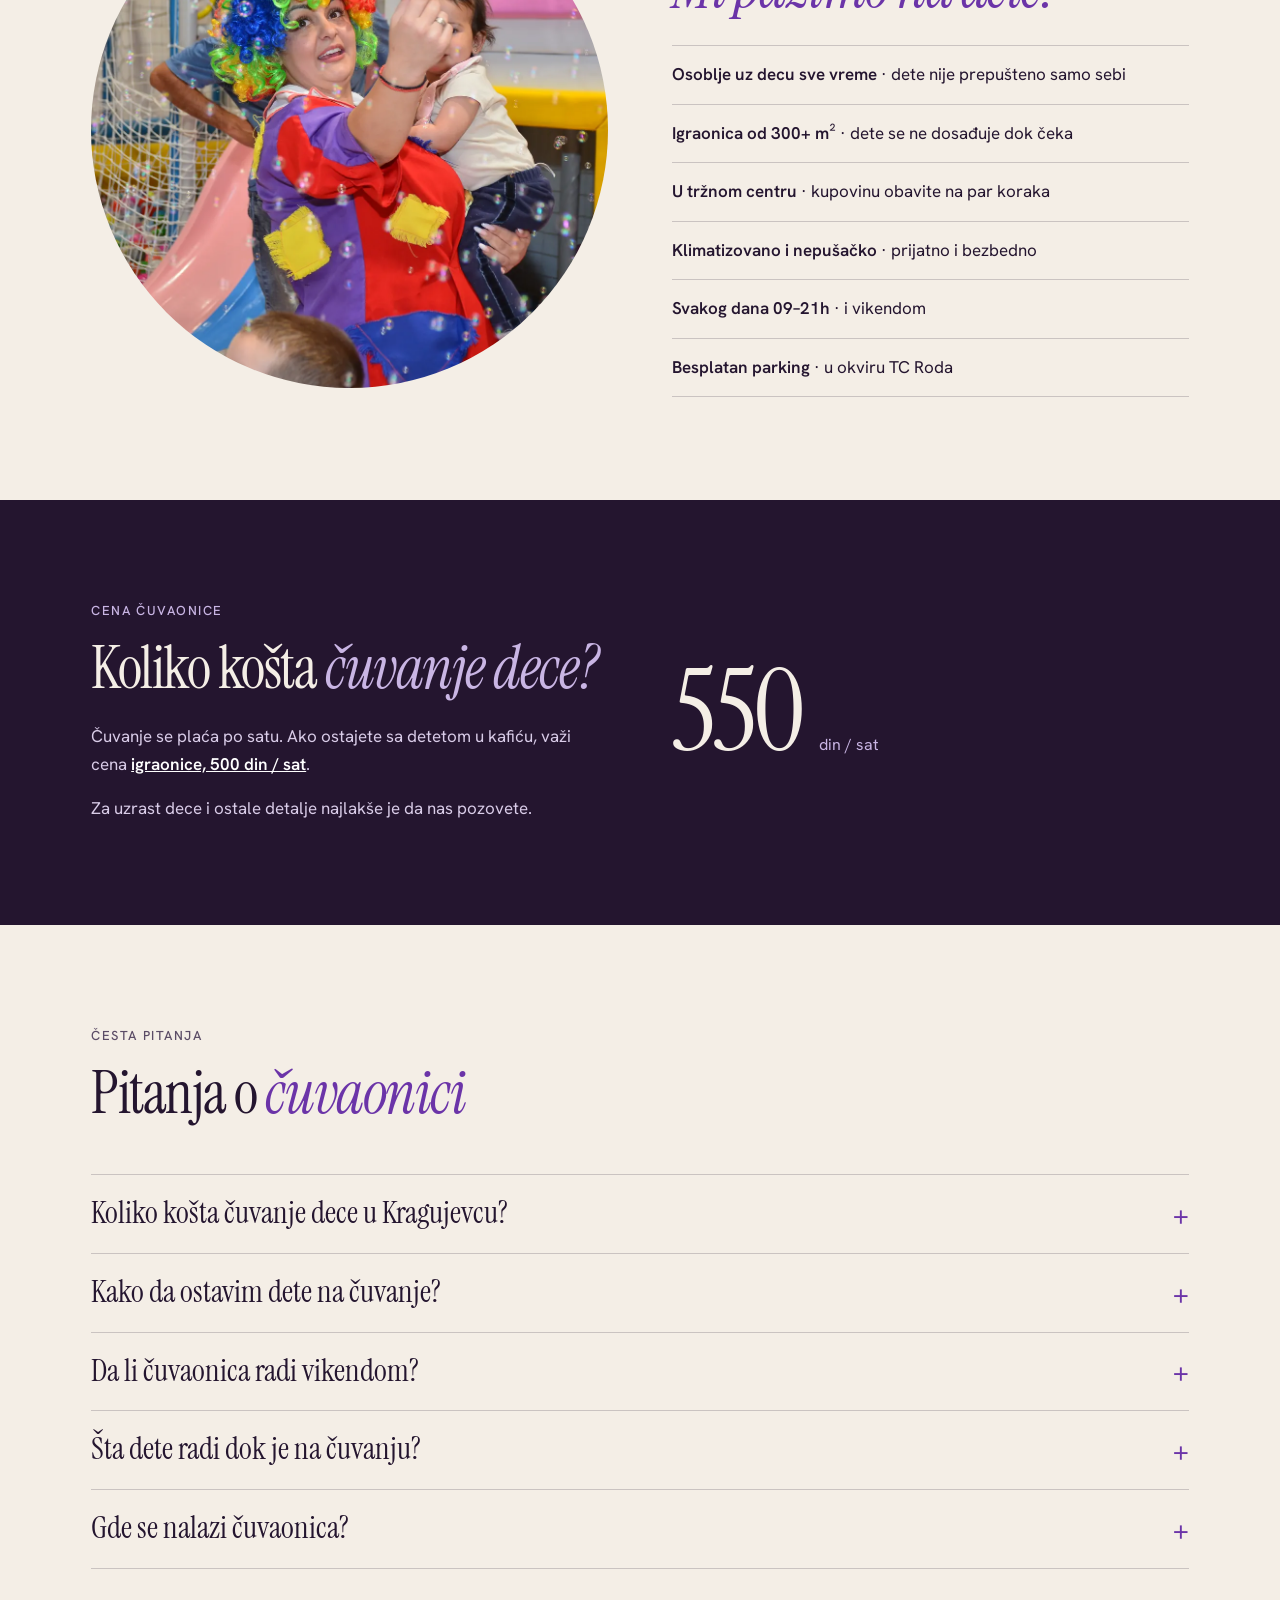
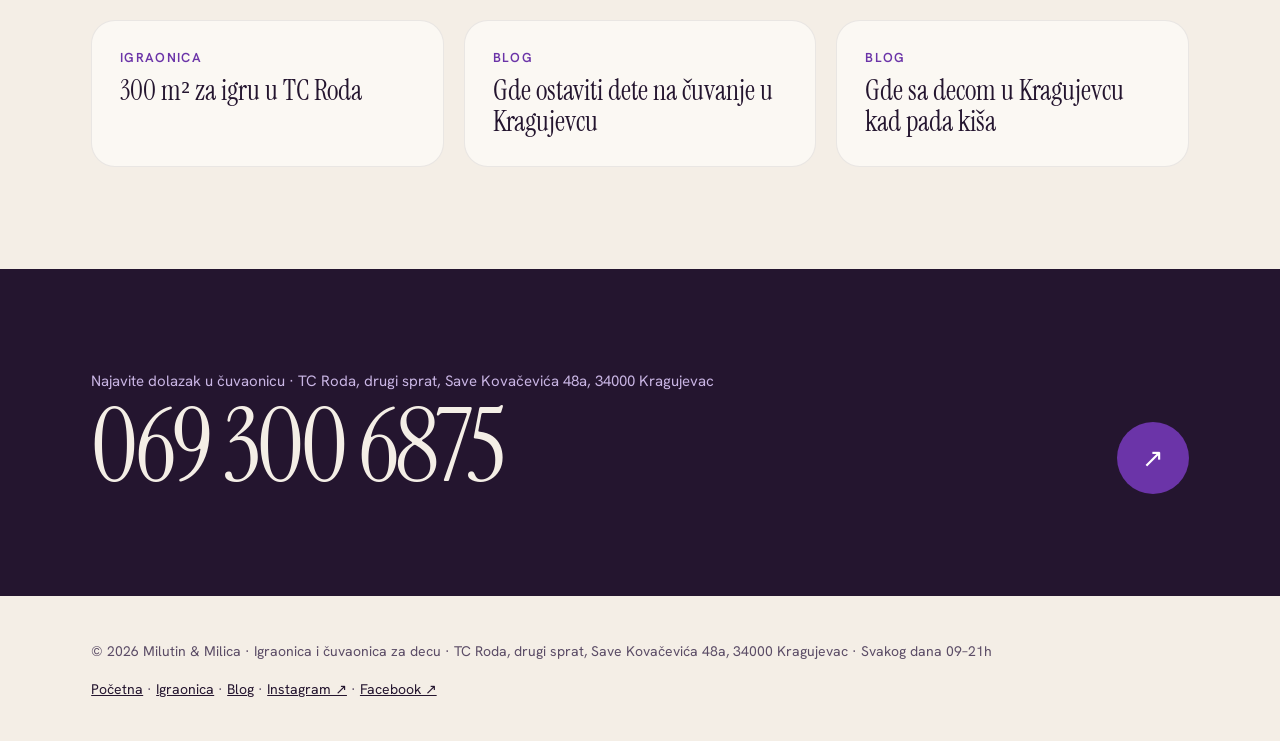
<file: cuvaonica.html>
<!DOCTYPE html>
<html lang="sr-Latn">
<head>
<meta charset="utf-8">
<meta name="viewport" content="width=device-width, initial-scale=1">
<title>Čuvaonica Kragujevac, TC Roda | Milutin i Milica | Po satu</title>
<meta name="description" content="Čuvaonica za decu u TC Roda, Kragujevac. Ostavite dete uz naše osoblje dok završite obaveze. 550 din/sat, svakog dana 09–21h. Najavite se: 069 300 6875.">
<meta name="robots" content="index, follow, max-image-preview:large">
<link rel="canonical" href="https://igraonicakragujevac.com/cuvaonica.html">
<meta property="og:type" content="website">
<meta property="og:locale" content="sr_RS">
<meta property="og:site_name" content="Milutin &amp; Milica">
<meta property="og:url" content="https://igraonicakragujevac.com/cuvaonica.html">
<meta property="og:title" content="Čuvaonica Kragujevac, TC Roda | Milutin i Milica | Po satu">
<meta property="og:description" content="Čuvaonica za decu u TC Roda, Kragujevac. Ostavite dete uz naše osoblje dok završite obaveze. 550 din/sat, svakog dana 09–21h. Najavite se: 069 300 6875.">
<meta property="og:image" content="https://igraonicakragujevac.com/og-image.jpg">
<meta name="twitter:card" content="summary_large_image">
<meta name="twitter:title" content="Čuvaonica Kragujevac, TC Roda | Milutin i Milica | Po satu">
<meta name="twitter:description" content="Čuvaonica za decu u TC Roda, Kragujevac. Ostavite dete uz naše osoblje dok završite obaveze. 550 din/sat, svakog dana 09–21h. Najavite se: 069 300 6875.">
<meta name="twitter:image" content="https://igraonicakragujevac.com/og-image.jpg">
<meta name="theme-color" content="#F4EEE6">
<link rel="icon" href="data:image/svg+xml,%3Csvg xmlns='http://www.w3.org/2000/svg' viewBox='0 0 64 64'%3E%3Ccircle cx='32' cy='32' r='32' fill='%236B34A8'/%3E%3Ctext x='32' y='42' text-anchor='middle' font-family='Georgia,serif' font-size='26' fill='%23F4EEE6'%3EM%26amp;M%3C/text%3E%3C/svg%3E">
<link rel="preconnect" href="https://fonts.googleapis.com">
<link rel="preconnect" href="https://fonts.gstatic.com" crossorigin="">
<link href="https://fonts.googleapis.com/css2?family=Instrument+Serif:ital@0;1&amp;family=Hanken+Grotesk:wght@400;500;600&amp;display=swap" rel="stylesheet">
<link rel="stylesheet" href="mm-sub.css">
<style>
@media (max-width:759px){
main{text-align:center}
main .crumbs{text-align:center}
main .lead,main .txt{margin-left:auto!important;margin-right:auto!important}
main .h1,main .h2{text-wrap:balance}
main .btns{justify-content:center;flex-direction:column}
main .round{width:min(100%,340px);margin:0 auto}
main .split{justify-items:center}
main .split>div{width:100%}
main .card .in{display:flex;flex-direction:column;align-items:center}
main .list li{text-align:center}
main .price{text-align:center}
main .more a{text-align:center}
main .faq summary,main .faq details p{text-align:left}
main .call{flex-direction:column;align-items:center;text-align:center}
.ft .wrap{justify-content:center;text-align:center}
}
</style>
<script type="application/ld+json">{"@context":"https://schema.org","@graph":[{"@type":"BreadcrumbList","itemListElement":[{"@type":"ListItem","position":1,"name":"Početna","item":"https://igraonicakragujevac.com/"},{"@type":"ListItem","position":2,"name":"Čuvaonica","item":"https://igraonicakragujevac.com/cuvaonica.html"}]},{"@type":"Service","name":"Čuvaonica – čuvanje dece po satu u Kragujevcu","serviceType":"Čuvanje dece","areaServed":{"@type":"City","name":"Kragujevac"},"provider":{"@type":["ChildCare","EntertainmentBusiness"],"@id":"https://igraonicakragujevac.com/#biz","name":"Igraonica i čuvaonica Milutin i Milica","telephone":"+381 69 300 6875","address":{"@type":"PostalAddress","streetAddress":"TC Roda, drugi sprat, Save Kovačevića 48a","addressLocality":"Kragujevac","postalCode":"34000","addressCountry":"RS"}},"offers":{"@type":"Offer","price":"550","priceCurrency":"RSD","description":"Cena po satu"}},{"@type":"FAQPage","mainEntity":[{"@type":"Question","name":"Koliko košta čuvanje dece u Kragujevcu?","acceptedAnswer":{"@type":"Answer","text":"Čuvanje dece u čuvaonici Milutin i Milica košta 550 dinara po satu."}},{"@type":"Question","name":"Kako da ostavim dete na čuvanje?","acceptedAnswer":{"@type":"Answer","text":"Pozovite 069 300 6875 i najavite dolazak, dovedite dete na drugi sprat TC Roda i pokupite ga kada završite obaveze."}},{"@type":"Question","name":"Da li čuvaonica radi vikendom?","acceptedAnswer":{"@type":"Answer","text":"Da. Čuvaonica radi svakog dana, uključujući subotu i nedelju, od 09:00 do 21:00."}},{"@type":"Question","name":"Šta dete radi dok je na čuvanju?","acceptedAnswer":{"@type":"Answer","text":"Igra se u igraonici od preko 300 m², uz naše osoblje: avantura staza, tobogani, bazen sa lopticama, sportski i bebi kutak."}},{"@type":"Question","name":"Gde se nalazi čuvaonica?","acceptedAnswer":{"@type":"Answer","text":"U TC Roda, na drugom spratu, Save Kovačevića 48a, 34000 Kragujevac. Parking je besplatan."}}]}]}</script>
<link rel="preload" as="image" href="uploads/slike/devojcica-tabla-igracke-igraonica-kragujevac.webp" fetchpriority="high">
</head>
<body>
<header class="hd">
  <div class="wrap">
    <a href="./" aria-label="Milutin &amp; Milica, početna"><img loading="lazy" src="uploads/milutin-i-milica-logo-badge.png" alt="Milutin &amp; Milica logo" width="54" height="54"></a>
    <nav class="nav" aria-label="Glavna navigacija">
      <a href="./">Početna</a>
      <a href="igraonica.html">Igraonica</a>
      <a href="cuvaonica.html" aria-current="page">Čuvaonica</a>
      <a href="blog.html">Blog</a>
      <a class="tel" href="tel:+381693006875">069 300 6875</a>
    </nav>
  </div>
</header>

<main>
<section class="top">
  <div class="wrap">
    <p class="crumbs"><a href="./">Početna</a> › Čuvaonica</p>
    <div class="split" style="margin-top:clamp(28px,4vw,56px)">
      <div>
        <p class="eyebrow">Čuvanje dece po satu · TC Roda</p>
        <h1 class="h1">Čuvaonica za decu <em>u Kragujevcu</em></h1>
        <p class="lead">Ostavite dete kod nas dok završite kupovinu, posao ili obaveze u gradu. Dete se igra u igraonici od preko 300 m², a naše osoblje je uz njega sve vreme.</p>
        <div class="btns">
          <a class="btn" href="tel:+381693006875">Najavite dolazak: 069 300 6875</a>
          <a class="lnk" href="#cena">Cena: 550 din / sat</a>
        </div>
      </div>
      <div class="round"><img width="1200" height="1600" src="uploads/slike/devojcica-tabla-igracke-igraonica-kragujevac.webp" alt="Devojčica istražuje zidnu tablu sa igračkama u igraonici u Kragujevcu" fetchpriority="high"></div>
    </div>
  </div>
</section>

<section class="sec">
  <div class="wrap">
    <p class="eyebrow">Kako funkcioniše</p>
    <h2 class="h2" style="margin-top:20px">Ostaviti dete na čuvanje <em>u tri koraka</em></h2>
    <div class="grid">
      <article class="card"><div class="in"><p class="eyebrow" style="color:#6B34A8">01</p><h3 class="h3" style="margin-top:14px">Pozovite i najavite dolazak</h3><p>Pozovite 069 300 6875, recite kada dolazite i proverite sve što vas zanima.</p></div></article>
      <article class="card"><div class="in"><p class="eyebrow" style="color:#6B34A8">02</p><h3 class="h3" style="margin-top:14px">Dovedite dete u TC Roda</h3><p>Drugi sprat TC Roda, Save Kovačevića 48a. Parking je besplatan, a naše osoblje preuzima dete.</p></div></article>
      <article class="card"><div class="in"><p class="eyebrow" style="color:#6B34A8">03</p><h3 class="h3" style="margin-top:14px">Pokupite ga kad završite</h3><p>Obavite šta treba i vratite se po dete. Plaćate po satu provedenom u čuvaonici.</p></div></article>
    </div>
  </div>
</section>

<section class="sec">
  <div class="wrap split">
    <div class="round"><img width="1600" height="1067" src="uploads/slike/klovnica-beba-mehurici-igraonica.webp" alt="Klovnica drži bebu dok deca hvataju mehuriće od sapunice" loading="lazy"></div>
    <div>
      <p class="eyebrow">Zašto roditelji biraju nas</p>
      <h2 class="h2" style="margin-top:20px">Vi završite obaveze. <em>Mi pazimo na dete.</em></h2>
      <ul class="list">
        <li><strong>Osoblje uz decu sve vreme</strong> · dete nije prepušteno samo sebi</li>
        <li><strong>Igraonica od 300+ m²</strong> · dete se ne dosađuje dok čeka</li>
        <li><strong>U tržnom centru</strong> · kupovinu obavite na par koraka</li>
        <li><strong>Klimatizovano i nepušačko</strong> · prijatno i bezbedno</li>
        <li><strong>Svakog dana 09–21h</strong> · i vikendom</li>
        <li><strong>Besplatan parking</strong> · u okviru TC Roda</li>
      </ul>
    </div>
  </div>
</section>

<section id="cena" class="sec dark" style="border-top:0">
  <div class="wrap split">
    <div>
      <p class="eyebrow">Cena čuvaonice</p>
      <h2 class="h2" style="margin-top:20px">Koliko košta <em>čuvanje dece?</em></h2>
      <p class="txt" style="margin:24px 0 0">Čuvanje se plaća po satu. Ako ostajete sa detetom u kafiću, važi cena <a href="igraonica.html" style="color:#fff;font-weight:600">igraonice, 500 din / sat</a>.</p>
      <p class="txt" style="margin:16px 0 0">Za uzrast dece i ostale detalje najlakše je da nas pozovete.</p>
    </div>
    <p class="price">550 <small>din / sat</small></p>
  </div>
</section>

<section class="sec" style="border-top:0">
  <div class="wrap">
    <p class="eyebrow">Česta pitanja</p>
    <h2 class="h2" style="margin-top:20px">Pitanja o <em>čuvaonici</em></h2>
    <div class="faq">
      <details><summary><h3 class="h3">Koliko košta čuvanje dece u Kragujevcu?</h3><span aria-hidden="true">+</span></summary><p>Čuvanje dece u čuvaonici Milutin i Milica košta 550 dinara po satu.</p></details>
      <details><summary><h3 class="h3">Kako da ostavim dete na čuvanje?</h3><span aria-hidden="true">+</span></summary><p>Pozovite <a href="tel:+381693006875">069 300 6875</a> i najavite dolazak, dovedite dete na drugi sprat TC Roda i pokupite ga kada završite obaveze.</p></details>
      <details><summary><h3 class="h3">Da li čuvaonica radi vikendom?</h3><span aria-hidden="true">+</span></summary><p>Da. Čuvaonica radi svakog dana, uključujući subotu i nedelju, od 09:00 do 21:00.</p></details>
      <details><summary><h3 class="h3">Šta dete radi dok je na čuvanju?</h3><span aria-hidden="true">+</span></summary><p>Igra se u <a href="igraonica.html">igraonici</a> od preko 300 m², uz naše osoblje: avantura staza, tobogani, bazen sa lopticama, sportski i bebi kutak.</p></details>
      <details><summary><h3 class="h3">Gde se nalazi čuvaonica?</h3><span aria-hidden="true">+</span></summary><p>U TC Roda, na drugom spratu, Save Kovačevića 48a, 34000 Kragujevac. Parking je besplatan.</p></details>
    </div>
    <div class="more">
      <a href="igraonica.html"><small>Igraonica</small><strong>300 m² za igru u TC Roda</strong></a>
      <a href="blog-gde-ostaviti-dete-na-cuvanje-kragujevac.html"><small>Blog</small><strong>Gde ostaviti dete na čuvanje u Kragujevcu</strong></a>
      <a href="blog-gde-sa-decom-kragujevac.html"><small>Blog</small><strong>Gde sa decom u Kragujevcu kad pada kiša</strong></a>
    </div>
  </div>
</section>

<section class="sec dark" style="border-top:0">
  <div class="wrap">
    <a class="call" href="tel:+381693006875"><span><h2 style="display:block;margin:0;font-size:15px;font-weight:400;line-height:inherit;color:#C9B5E4">Najavite dolazak u čuvaonicu · TC Roda, drugi sprat, Save Kovačevića 48a, 34000 Kragujevac</h2><b>069 300 6875</b></span><span aria-hidden="true" style="width:72px;height:72px;border-radius:50%;background:#6B34A8;color:#fff;display:grid;place-items:center;font-size:26px">↗</span></a>
  </div>
</section>
</main>

<footer class="ft">
  <div class="wrap">
    <span>© 2026 Milutin &amp; Milica · Igraonica i čuvaonica za decu · TC Roda, drugi sprat, Save Kovačevića 48a, 34000 Kragujevac · Svakog dana 09–21h</span>
    <span><a href="./">Početna</a> · <a href="igraonica.html">Igraonica</a> · <a href="blog.html">Blog</a> · <a href="https://www.instagram.com/igraonica_milutin_i_milica/" target="_blank" rel="noopener">Instagram ↗</a> · <a href="https://www.facebook.com/milutin.milica.2025/" target="_blank" rel="noopener">Facebook ↗</a></span>
  </div>
</footer>
<nav class="mbar" aria-label="Brzi poziv"><a href="tel:+381693006875">Pozovi 069 300 6875</a></nav>
</body>
</html>
</file>
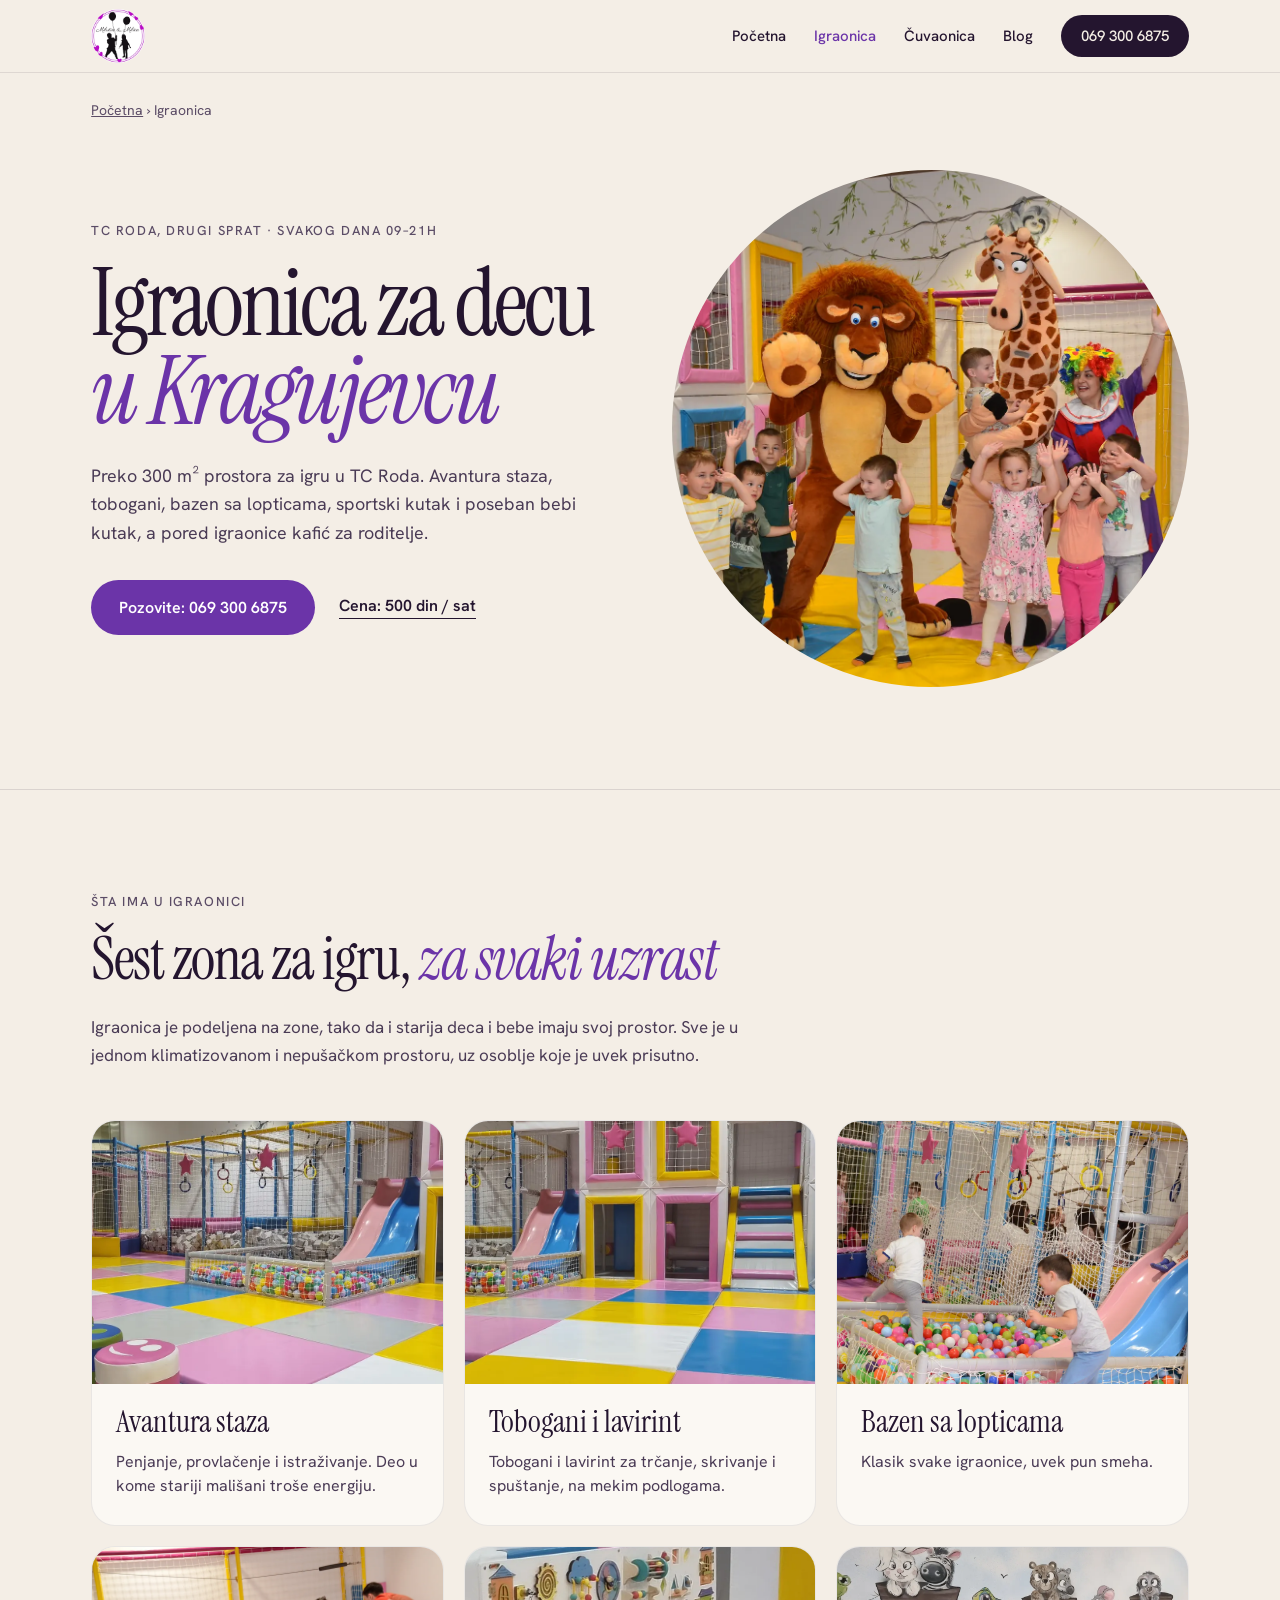
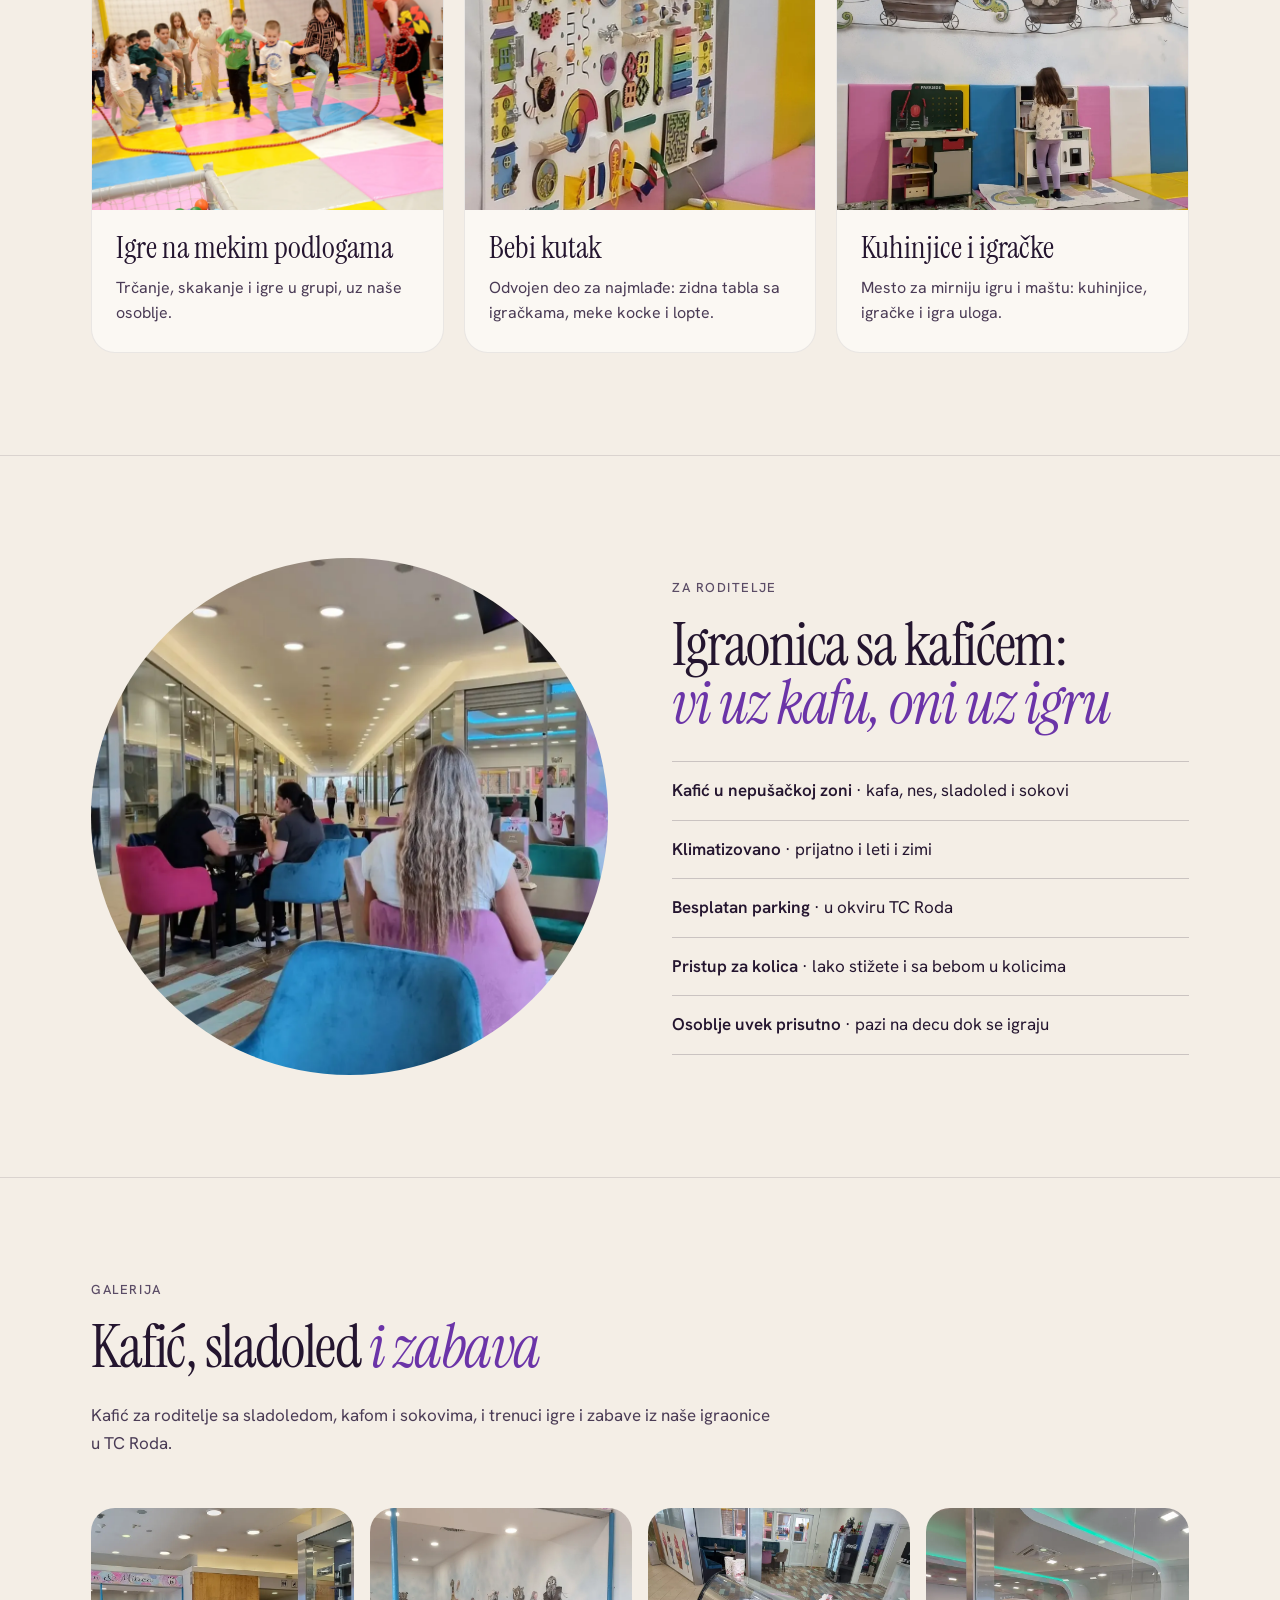
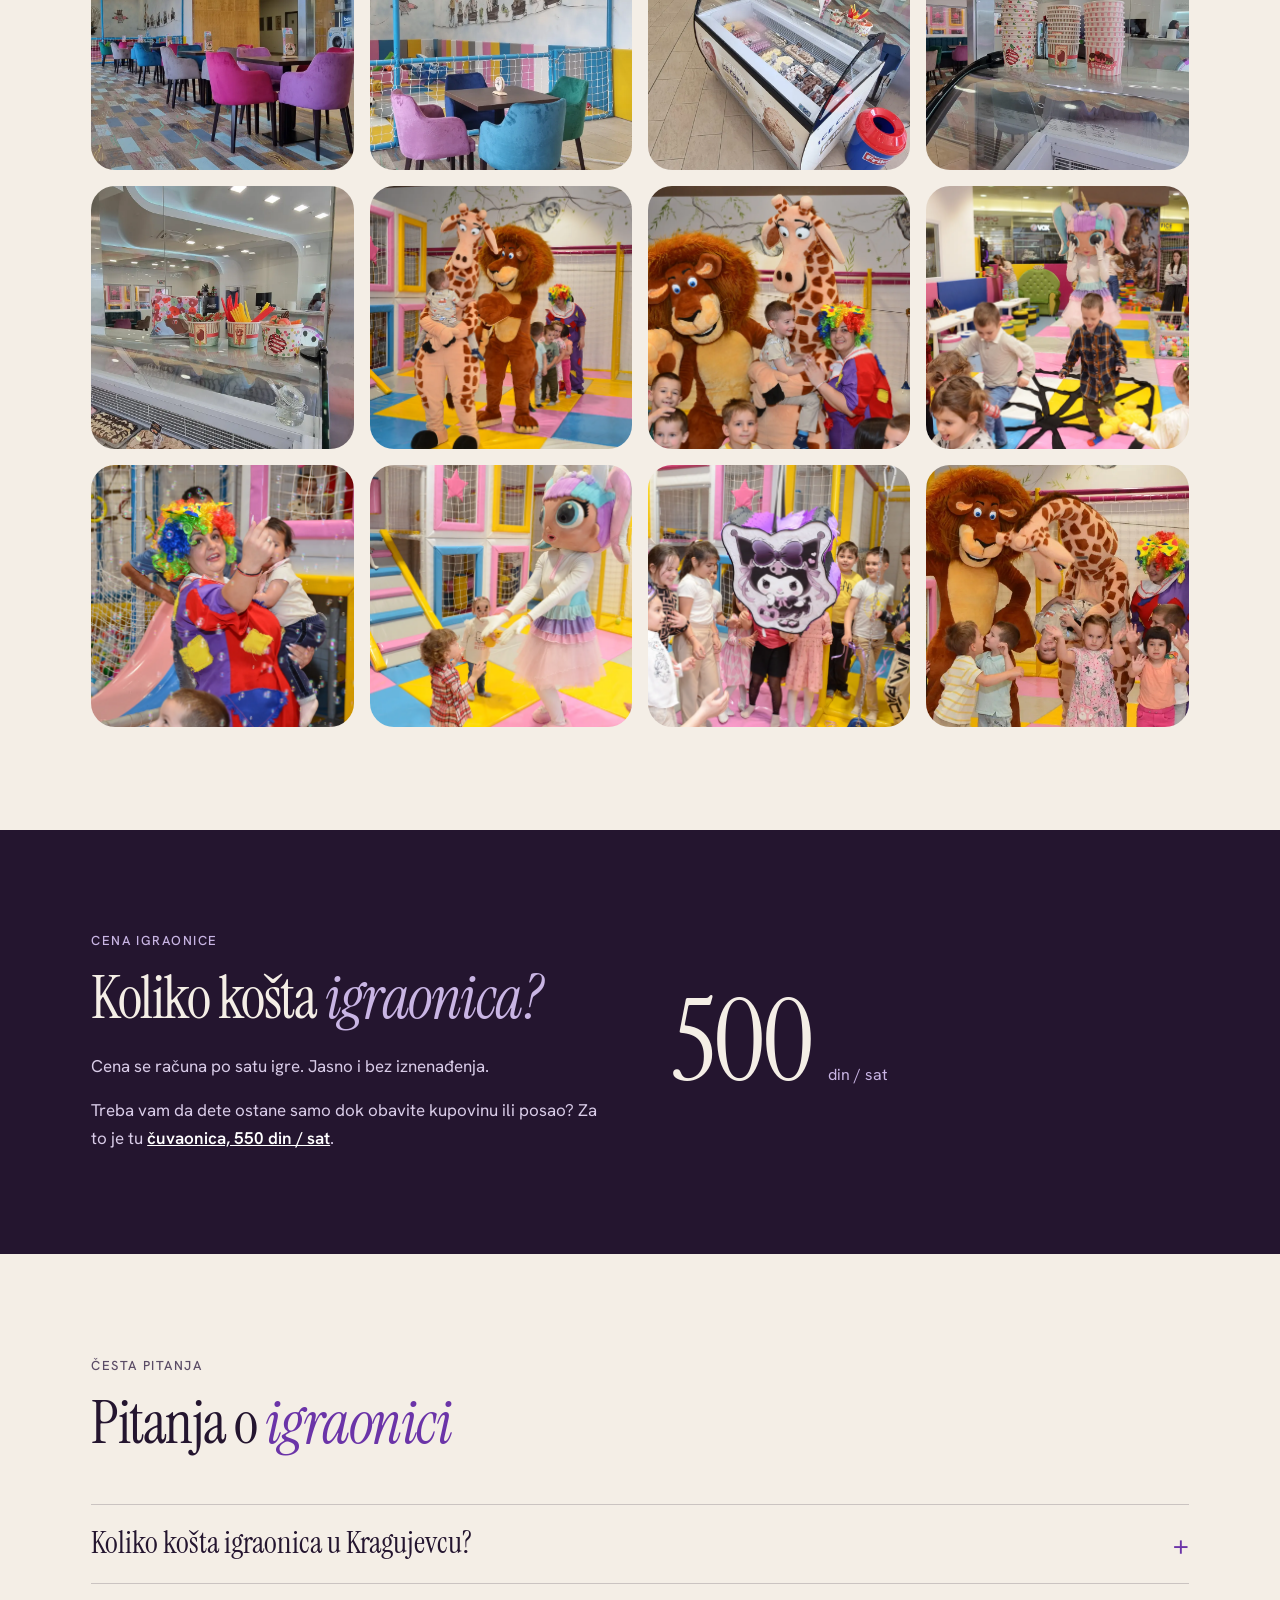
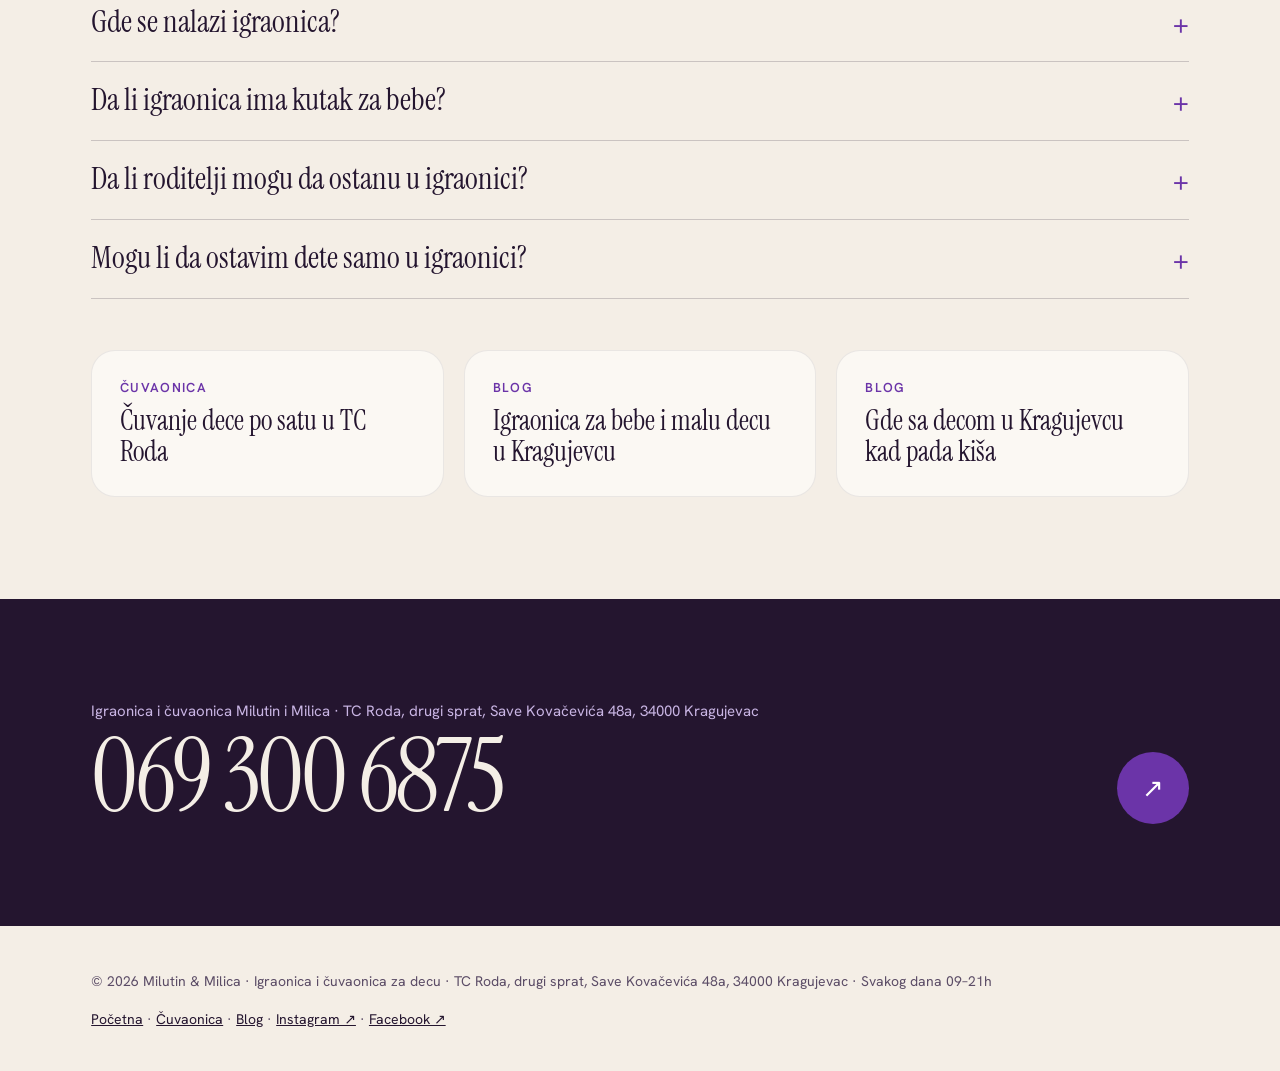
<file: igraonica.html>
<!DOCTYPE html>
<html lang="sr-Latn">
<head>
<meta charset="utf-8">
<meta name="viewport" content="width=device-width, initial-scale=1">
<title>Igraonica Kragujevac, TC Roda | Milutin i Milica | 300 m²</title>
<meta name="description" content="Igraonica za decu u TC Roda, Kragujevac: avantura staza, tobogani, bazen sa lopticama i bebi kutak. 500 din/sat, svaki dan 09–21h. Pozovite 069 300 6875.">
<meta name="robots" content="index, follow, max-image-preview:large">
<link rel="canonical" href="https://igraonicakragujevac.com/igraonica.html">
<meta property="og:type" content="website">
<meta property="og:locale" content="sr_RS">
<meta property="og:site_name" content="Milutin &amp; Milica">
<meta property="og:url" content="https://igraonicakragujevac.com/igraonica.html">
<meta property="og:title" content="Igraonica Kragujevac, TC Roda | Milutin i Milica | 300 m²">
<meta property="og:description" content="Igraonica za decu u TC Roda, Kragujevac: avantura staza, tobogani, bazen sa lopticama i bebi kutak. 500 din/sat, svaki dan 09–21h. Pozovite 069 300 6875.">
<meta property="og:image" content="https://igraonicakragujevac.com/og-image.jpg">
<meta name="twitter:card" content="summary_large_image">
<meta name="twitter:title" content="Igraonica Kragujevac, TC Roda | Milutin i Milica | 300 m²">
<meta name="twitter:description" content="Igraonica za decu u TC Roda, Kragujevac: avantura staza, tobogani, bazen sa lopticama i bebi kutak. 500 din/sat, svaki dan 09–21h. Pozovite 069 300 6875.">
<meta name="twitter:image" content="https://igraonicakragujevac.com/og-image.jpg">
<meta name="theme-color" content="#F4EEE6">
<link rel="icon" href="data:image/svg+xml,%3Csvg xmlns='http://www.w3.org/2000/svg' viewBox='0 0 64 64'%3E%3Ccircle cx='32' cy='32' r='32' fill='%236B34A8'/%3E%3Ctext x='32' y='42' text-anchor='middle' font-family='Georgia,serif' font-size='26' fill='%23F4EEE6'%3EM%26amp;M%3C/text%3E%3C/svg%3E">
<link rel="preconnect" href="https://fonts.googleapis.com">
<link rel="preconnect" href="https://fonts.gstatic.com" crossorigin="">
<link href="https://fonts.googleapis.com/css2?family=Instrument+Serif:ital@0;1&amp;family=Hanken+Grotesk:wght@400;500;600&amp;display=swap" rel="stylesheet">
<script type="application/ld+json">{"@context":"https://schema.org","@graph":[{"@type":"BreadcrumbList","itemListElement":[{"@type":"ListItem","position":1,"name":"Početna","item":"https://igraonicakragujevac.com/"},{"@type":"ListItem","position":2,"name":"Igraonica","item":"https://igraonicakragujevac.com/igraonica.html"}]},{"@type":"Service","name":"Igraonica za decu u Kragujevcu","serviceType":"Dečja igraonica","areaServed":{"@type":"City","name":"Kragujevac"},"provider":{"@type":["ChildCare","EntertainmentBusiness"],"@id":"https://igraonicakragujevac.com/#biz","name":"Igraonica i čuvaonica Milutin i Milica","telephone":"+381 69 300 6875","address":{"@type":"PostalAddress","streetAddress":"TC Roda, drugi sprat, Save Kovačevića 48a","addressLocality":"Kragujevac","postalCode":"34000","addressCountry":"RS"}},"offers":{"@type":"Offer","price":"500","priceCurrency":"RSD","description":"Cena po satu"}},{"@type":"FAQPage","mainEntity":[{"@type":"Question","name":"Koliko košta igraonica u Kragujevcu?","acceptedAnswer":{"@type":"Answer","text":"Igranje u igraonici Milutin i Milica košta 500 dinara po satu."}},{"@type":"Question","name":"Gde se nalazi igraonica?","acceptedAnswer":{"@type":"Answer","text":"Na drugom spratu TC Roda, Save Kovačevića 48a, 34000 Kragujevac. Parking je besplatan."}},{"@type":"Question","name":"Da li igraonica ima kutak za bebe?","acceptedAnswer":{"@type":"Answer","text":"Da. Bebi kutak je odvojen deo sa kuhinjicama, mekim kockama i loptama, za najmlađu decu."}},{"@type":"Question","name":"Da li roditelji mogu da ostanu u igraonici?","acceptedAnswer":{"@type":"Answer","text":"Da. Pored igraonice je kafić u odvojenoj nepušačkoj zoni, odakle vidite decu."}},{"@type":"Question","name":"Mogu li da ostavim dete samo u igraonici?","acceptedAnswer":{"@type":"Answer","text":"Da, kroz našu čuvaonicu. Čuvanje dece košta 550 dinara po satu i dete je sve vreme uz naše osoblje."}}]}]}</script>
<link rel="stylesheet" href="mm-sub.css">
<link rel="preload" as="image" href="uploads/slike/lav-zirafa-klovn-deca-igraonica-kragujevac.webp" fetchpriority="high">
</head>
<body>
<header class="hd">
  <div class="wrap">
    <a href="./" aria-label="Milutin &amp; Milica, početna"><img loading="lazy" src="uploads/milutin-i-milica-logo-badge.png" alt="Milutin &amp; Milica logo" width="54" height="54"></a>
    <nav class="nav" aria-label="Glavna navigacija">
      <a href="./">Početna</a>
      <a href="igraonica.html" aria-current="page">Igraonica</a>
      <a href="cuvaonica.html">Čuvaonica</a>
      <a href="blog.html">Blog</a>
      <a class="tel" href="tel:+381693006875">069 300 6875</a>
    </nav>
  </div>
</header>

<main>
<section class="top">
  <div class="wrap">
    <p class="crumbs"><a href="./">Početna</a> › Igraonica</p>
    <div class="split" style="margin-top:clamp(28px,4vw,56px)">
      <div>
        <p class="eyebrow">TC Roda, drugi sprat · Svakog dana 09–21h</p>
        <h1 class="h1">Igraonica za decu <em>u Kragujevcu</em></h1>
        <p class="lead">Preko 300 m² prostora za igru u TC Roda. Avantura staza, tobogani, bazen sa lopticama, sportski kutak i poseban bebi kutak, a pored igraonice kafić za roditelje.</p>
        <div class="btns">
          <a class="btn" href="tel:+381693006875">Pozovite: 069 300 6875</a>
          <a class="lnk" href="#cena">Cena: 500 din / sat</a>
        </div>
      </div>
      <div class="round"><img width="1600" height="1067" src="uploads/slike/lav-zirafa-klovn-deca-igraonica-kragujevac.webp" alt="Deca mašu sa maskotama lavom i žirafom i klovnicom u igraonici u Kragujevcu" fetchpriority="high"></div>
    </div>
  </div>
</section>

<section class="sec">
  <div class="wrap">
    <p class="eyebrow">Šta ima u igraonici</p>
    <h2 class="h2" style="margin-top:20px">Šest zona za igru, <em>za svaki uzrast</em></h2>
    <p class="txt" style="margin:24px 0 0">Igraonica je podeljena na zone, tako da i starija deca i bebe imaju svoj prostor. Sve je u jednom klimatizovanom i nepušačkom prostoru, uz osoblje koje je uvek prisutno.</p>
    <div class="grid">
      <article class="card"><img width="900" height="1600" src="uploads/slike/avantura-staza-bazen-sa-lopticama-igraonica-kragujevac.webp" alt="Avantura staza sa karikama, bazen sa lopticama i tobogani u igraonici u Kragujevcu" loading="lazy"><div class="in"><h3 class="h3">Avantura staza</h3><p>Penjanje, provlačenje i istraživanje. Deo u kome stariji mališani troše energiju.</p></div></article>
      <article class="card"><img width="900" height="1600" src="uploads/slike/kucica-sa-toboganima-igraonica-tc-roda.webp" alt="Kućica na dva sprata sa toboganima i merdevinama u igraonici u TC Roda" loading="lazy"><div class="in"><h3 class="h3">Tobogani i lavirint</h3><p>Tobogani i lavirint za trčanje, skrivanje i spuštanje, na mekim podlogama.</p></div></article>
      <article class="card"><img width="1060" height="1600" src="uploads/slike/deca-bazen-sa-lopticama-tobogan-kragujevac.webp" alt="Dečaci trče pored bazena sa lopticama i tobogana u igraonici u Kragujevcu" loading="lazy"><div class="in"><h3 class="h3">Bazen sa lopticama</h3><p>Klasik svake igraonice, uvek pun smeha.</p></div></article>
      <article class="card"><img width="1600" height="1060" src="uploads/slike/igre-na-mekim-podlogama-deca-animator.webp" alt="Deca preskaču konopac u igri sa animatorom na mekim podlogama" loading="lazy"><div class="in"><h3 class="h3">Igre na mekim podlogama</h3><p>Trčanje, skakanje i igre u grupi, uz naše osoblje.</p></div></article>
      <article class="card"><img width="900" height="1600" src="uploads/slike/zidna-tabla-sa-igrackama-bebi-kutak.webp" alt="Zidna tabla sa igračkama za bebe i malu decu u bebi kutku" loading="lazy"><div class="in"><h3 class="h3">Bebi kutak</h3><p>Odvojen deo za najmlađe: zidna tabla sa igračkama, meke kocke i lopte.</p></div></article>
      <article class="card"><img width="1200" height="1600" src="uploads/slike/decja-kuhinjica-oslikani-zid-igraonica.webp" alt="Devojčica se igra dečjom kuhinjicom ispod oslikanog zida sa životinjama" loading="lazy"><div class="in"><h3 class="h3">Kuhinjice i igračke</h3><p>Mesto za mirniju igru i maštu: kuhinjice, igračke i igra uloga.</p></div></article>
    </div>
  </div>
</section>

<section class="sec">
  <div class="wrap split">
    <div class="round"><img width="1080" height="1074" src="uploads/slike/kafic-sarene-fotelje-tc-roda-igraonica-kragujevac.webp" alt="Kafić sa šarenim foteljama za roditelje u TC Roda, pored igraonice Milutin i Milica u Kragujevcu" loading="lazy"></div>
    <div>
      <p class="eyebrow">Za roditelje</p>
      <h2 class="h2" style="margin-top:20px">Igraonica sa kafićem: <em>vi uz kafu, oni uz igru</em></h2>
      <ul class="list">
        <li><strong>Kafić u nepušačkoj zoni</strong> · kafa, nes, sladoled i sokovi</li>
        <li><strong>Klimatizovano</strong> · prijatno i leti i zimi</li>
        <li><strong>Besplatan parking</strong> · u okviru TC Roda</li>
        <li><strong>Pristup za kolica</strong> · lako stižete i sa bebom u kolicima</li>
        <li><strong>Osoblje uvek prisutno</strong> · pazi na decu dok se igraju</li>
      </ul>
    </div>
  </div>
</section>

<section class="sec">
  <div class="wrap">
    <p class="eyebrow">Galerija</p>
    <h2 class="h2" style="margin-top:20px">Kafić, sladoled <em>i zabava</em></h2>
    <p class="txt" style="margin:24px 0 0">Kafić za roditelje sa sladoledom, kafom i sokovima, i trenuci igre i zabave iz naše igraonice u TC Roda.</p>
    <div style="margin-top:clamp(32px,4vw,56px);display:grid;grid-template-columns:repeat(auto-fill,minmax(min(100%,220px),1fr));gap:16px">
      <figure style="margin:0;aspect-ratio:1/1;border-radius:24px;overflow:hidden;background:#E4DACE"><img width="900" height="1600" src="uploads/slike/kafic-stolovi-tc-roda-kragujevac.webp" alt="Red stolova sa šarenim foteljama u kafiću Milutin i Milica u TC Roda" loading="lazy" style="width:100%;height:100%;object-fit:cover;display:block"></figure>
      <figure style="margin:0;aspect-ratio:1/1;border-radius:24px;overflow:hidden;background:#E4DACE"><img width="900" height="1600" src="uploads/slike/kafic-za-roditelje-pored-igraonice-za-bebe.webp" alt="Sto sa šarenim foteljama u kafiću za roditelje, pored igraonice za bebe" loading="lazy" style="width:100%;height:100%;object-fit:cover;display:block"></figure>
      <figure style="margin:0;aspect-ratio:1/1;border-radius:24px;overflow:hidden;background:#E4DACE"><img width="900" height="1600" src="uploads/slike/sladoled-vitrina-milutin-i-milica-tc-roda.webp" alt="Vitrina sa sladoledom na ulazu u Milutin i Milica, TC Roda Kragujevac" loading="lazy" style="width:100%;height:100%;object-fit:cover;display:block"></figure>
      <figure style="margin:0;aspect-ratio:1/1;border-radius:24px;overflow:hidden;background:#E4DACE"><img width="900" height="1600" src="uploads/slike/case-za-sladoled-kafic-milutin-i-milica.webp" alt="Šarene čaše za sladoled u kafiću Milutin i Milica" loading="lazy" style="width:100%;height:100%;object-fit:cover;display:block"></figure>
      <figure style="margin:0;aspect-ratio:1/1;border-radius:24px;overflow:hidden;background:#E4DACE"><img width="900" height="1600" src="uploads/slike/ukusi-sladoleda-vitrina-kafic.webp" alt="Ukusi sladoleda u vitrini kafića Milutin i Milica" loading="lazy" style="width:100%;height:100%;object-fit:cover;display:block"></figure>
      <figure style="margin:0;aspect-ratio:1/1;border-radius:24px;overflow:hidden;background:#E4DACE"><img width="1600" height="1067" src="uploads/slike/maskote-lav-zirafa-deca-voz.webp" alt="Maskote lav i žirafa i deca u vozu igre u igraonici" loading="lazy" style="width:100%;height:100%;object-fit:cover;display:block"></figure>
      <figure style="margin:0;aspect-ratio:1/1;border-radius:24px;overflow:hidden;background:#E4DACE"><img width="1600" height="1067" src="uploads/slike/grupna-slika-maskote-deca-igraonica.webp" alt="Grupna fotografija dece sa maskotama lavom i žirafom i klovnicom" loading="lazy" style="width:100%;height:100%;object-fit:cover;display:block"></figure>
      <figure style="margin:0;aspect-ratio:1/1;border-radius:24px;overflow:hidden;background:#E4DACE"><img width="1060" height="1600" src="uploads/slike/deca-igra-maskota-igraonica-kragujevac.webp" alt="Deca se igraju uz maskotu u igraonici Milutin i Milica" loading="lazy" style="width:100%;height:100%;object-fit:cover;display:block"></figure>
      <figure style="margin:0;aspect-ratio:1/1;border-radius:24px;overflow:hidden;background:#E4DACE"><img width="1600" height="1067" src="uploads/slike/klovnica-beba-mehurici-igraonica.webp" alt="Klovnica drži bebu dok deca hvataju mehuriće od sapunice" loading="lazy" style="width:100%;height:100%;object-fit:cover;display:block"></figure>
      <figure style="margin:0;aspect-ratio:1/1;border-radius:24px;overflow:hidden;background:#E4DACE"><img width="1060" height="1600" src="uploads/slike/maskota-sa-bebama-igraonica.webp" alt="Maskota se igra sa najmlađom decom kod kućice u igraonici" loading="lazy" style="width:100%;height:100%;object-fit:cover;display:block"></figure>
      <figure style="margin:0;aspect-ratio:1/1;border-radius:24px;overflow:hidden;background:#E4DACE"><img width="1600" height="1060" src="uploads/slike/pinjata-zabava-deca-igraonica.webp" alt="Deca čekaju da pinjata pukne u igraonici" loading="lazy" style="width:100%;height:100%;object-fit:cover;display:block"></figure>
      <figure style="margin:0;aspect-ratio:1/1;border-radius:24px;overflow:hidden;background:#E4DACE"><img width="900" height="1600" src="uploads/slike/otvoreno-igranje-cuvanje-9-21h.webp" alt="Otvoreno za igranje i čuvanje od 9 do 21h, igraonica Milutin i Milica" loading="lazy" style="width:100%;height:100%;object-fit:cover;display:block"></figure>
    </div>
  </div>
</section>

<section id="cena" class="sec dark" style="border-top:0">
  <div class="wrap split">
    <div>
      <p class="eyebrow">Cena igraonice</p>
      <h2 class="h2" style="margin-top:20px">Koliko košta <em>igraonica?</em></h2>
      <p class="txt" style="margin:24px 0 0">Cena se računa po satu igre. Jasno i bez iznenađenja.</p>
      <p class="txt" style="margin:16px 0 0">Treba vam da dete ostane samo dok obavite kupovinu ili posao? Za to je tu <a href="cuvaonica.html" style="color:#fff;font-weight:600">čuvaonica, 550 din / sat</a>.</p>
    </div>
    <p class="price">500 <small>din / sat</small></p>
  </div>
</section>

<section class="sec" style="border-top:0">
  <div class="wrap">
    <p class="eyebrow">Česta pitanja</p>
    <h2 class="h2" style="margin-top:20px">Pitanja o <em>igraonici</em></h2>
    <div class="faq">
      <details><summary><h3 class="h3">Koliko košta igraonica u Kragujevcu?</h3><span aria-hidden="true">+</span></summary><p>Igranje u igraonici Milutin i Milica košta 500 dinara po satu.</p></details>
      <details><summary><h3 class="h3">Gde se nalazi igraonica?</h3><span aria-hidden="true">+</span></summary><p>Na drugom spratu TC Roda, Save Kovačevića 48a, 34000 Kragujevac. Parking je besplatan.</p></details>
      <details><summary><h3 class="h3">Da li igraonica ima kutak za bebe?</h3><span aria-hidden="true">+</span></summary><p>Da. Bebi kutak je odvojen deo sa kuhinjicama, mekim kockama i loptama, za najmlađu decu.</p></details>
      <details><summary><h3 class="h3">Da li roditelji mogu da ostanu u igraonici?</h3><span aria-hidden="true">+</span></summary><p>Da. Pored igraonice je kafić u odvojenoj nepušačkoj zoni, odakle vidite decu.</p></details>
      <details><summary><h3 class="h3">Mogu li da ostavim dete samo u igraonici?</h3><span aria-hidden="true">+</span></summary><p>Da, kroz našu <a href="cuvaonica.html">čuvaonicu</a>. Čuvanje dece košta 550 dinara po satu i dete je sve vreme uz naše osoblje.</p></details>
    </div>
    <div class="more">
      <a href="cuvaonica.html"><small>Čuvaonica</small><strong>Čuvanje dece po satu u TC Roda</strong></a>
      <a href="blog-igraonica-za-bebe-kragujevac.html"><small>Blog</small><strong>Igraonica za bebe i malu decu u Kragujevcu</strong></a>
      <a href="blog-gde-sa-decom-kragujevac.html"><small>Blog</small><strong>Gde sa decom u Kragujevcu kad pada kiša</strong></a>
    </div>
  </div>
</section>

<section class="sec dark" style="border-top:0">
  <div class="wrap">
    <a class="call" href="tel:+381693006875"><span><h2 style="display:block;margin:0;font-size:15px;font-weight:400;line-height:inherit;color:#C9B5E4">Igraonica i čuvaonica Milutin i Milica · TC Roda, drugi sprat, Save Kovačevića 48a, 34000 Kragujevac</h2><b>069 300 6875</b></span><span aria-hidden="true" style="width:72px;height:72px;border-radius:50%;background:#6B34A8;color:#fff;display:grid;place-items:center;font-size:26px">↗</span></a>
  </div>
</section>
</main>

<footer class="ft">
  <div class="wrap">
    <span>© 2026 Milutin &amp; Milica · Igraonica i čuvaonica za decu · TC Roda, drugi sprat, Save Kovačevića 48a, 34000 Kragujevac · Svakog dana 09–21h</span>
    <span><a href="./">Početna</a> · <a href="cuvaonica.html">Čuvaonica</a> · <a href="blog.html">Blog</a> · <a href="https://www.instagram.com/igraonica_milutin_i_milica/" target="_blank" rel="noopener">Instagram ↗</a> · <a href="https://www.facebook.com/milutin.milica.2025/" target="_blank" rel="noopener">Facebook ↗</a></span>
  </div>
</footer>
<nav class="mbar" aria-label="Brzi poziv"><a href="tel:+381693006875">Pozovi 069 300 6875</a></nav>
</body>
</html>
</file>
<file: mm-sub.css>
img{height:auto}
*{box-sizing:border-box}
html{scroll-behavior:smooth}
body{margin:0;background:#F4EEE6;color:#24152F;font-family:'Hanken Grotesk',system-ui,sans-serif;-webkit-font-smoothing:antialiased}
a{color:#6B34A8}
:focus-visible{outline:2px solid #6B34A8;outline-offset:4px}
em{font-style:italic;color:#6B34A8}
.wrap{max-width:1200px;margin:0 auto;padding:0 clamp(20px,4vw,56px)}
.hd{position:sticky;top:0;z-index:40;background:rgba(244,238,230,.9);backdrop-filter:blur(16px);-webkit-backdrop-filter:blur(16px);border-bottom:1px solid rgba(36,21,47,.1)}
.hd .wrap{display:flex;align-items:center;justify-content:space-between;gap:12px 20px;min-height:72px}
.hd img{width:54px;height:54px;border-radius:50%;background:#fff;display:block}
.nav{display:flex;align-items:center;gap:28px;font-size:15px;font-weight:500}
.nav a{color:#24152F;text-decoration:none;white-space:nowrap}
.nav a:hover,.nav a[aria-current]{color:#6B34A8}
.nav .tel{padding:11px 20px;border-radius:999px;background:#24152F;color:#F4EEE6}
.nav .tel:hover{background:#6B34A8;color:#fff}
.crumbs{margin:0;padding-top:28px;font-size:14px;color:#5B4C66}
.crumbs a{color:#5B4C66}
.eyebrow{margin:0;font-size:13px;font-weight:500;letter-spacing:.12em;text-transform:uppercase;color:#5B4C66}
.h1{margin:20px 0 0;font-family:'Instrument Serif',serif;font-weight:400;font-size:clamp(48px,7.4vw,120px);line-height:.92;letter-spacing:-.035em;text-wrap:balance}
.h2{margin:0;font-family:'Instrument Serif',serif;font-weight:400;font-size:clamp(36px,4.6vw,72px);line-height:1;letter-spacing:-.025em;text-wrap:balance}
.h3{margin:0;font-family:'Instrument Serif',serif;font-weight:400;font-size:clamp(26px,2.4vw,34px);line-height:1.1}
.lead{margin:28px 0 0;max-width:620px;font-size:clamp(17px,1.4vw,20px);line-height:1.6;color:#4A3B55;text-wrap:pretty}
.txt{max-width:680px;font-size:17px;line-height:1.65;color:#4A3B55}
.btns{margin-top:32px;display:flex;flex-wrap:wrap;gap:14px 24px;align-items:center}
.btn{display:inline-flex;align-items:center;gap:12px;padding:17px 28px;border-radius:999px;background:#6B34A8;color:#fff;font-weight:600;font-size:16px;text-decoration:none;transition:background .25s}
.btn:hover{background:#24152F;color:#fff}
.lnk{font-weight:600;font-size:16px;color:#24152F;text-decoration:none;border-bottom:1px solid currentColor;padding-bottom:2px}
.lnk:hover{color:#6B34A8}
.sec{padding:clamp(64px,8vw,128px) 0;border-top:1px solid rgba(36,21,47,.12)}
.top{padding:0 0 clamp(64px,8vw,112px)}
.split{display:grid;grid-template-columns:repeat(auto-fit,minmax(min(100%,420px),1fr));gap:clamp(32px,5vw,80px);align-items:center}
.round{aspect-ratio:1/1;width:100%;border-radius:50%;overflow:hidden;background:#E4DACE}
.round img{width:100%;height:100%;object-fit:cover;display:block}
.grid{display:grid;grid-template-columns:repeat(auto-fill,minmax(min(100%,300px),1fr));gap:20px;margin-top:clamp(36px,4vw,64px)}
.card{background:#FBF8F3;border:1px solid rgba(36,21,47,.08);border-radius:24px;overflow:hidden}
.card img{width:100%;aspect-ratio:4/3;object-fit:cover;display:block;background:#E4DACE}
.card .in{padding:22px 24px 26px}
.card p{margin:10px 0 0;font-size:16px;line-height:1.55;color:#4A3B55}
.list{list-style:none;padding:0;margin:28px 0 0;border-top:1px solid rgba(36,21,47,.2)}
.list li{padding:16px 0;border-bottom:1px solid rgba(36,21,47,.2);font-size:17px;line-height:1.5}
.list strong{font-weight:600}
.dark{background:#24152F;color:#F4EEE6}
.dark em,.dark .eyebrow{color:#C9B5E4}
.dark .txt,.dark .lead{color:#D9CCE8}
.price{margin:0;font-family:'Instrument Serif',serif;font-size:clamp(72px,9vw,140px);line-height:.9;letter-spacing:-.03em}
.price small{font-family:'Hanken Grotesk',sans-serif;font-size:16px;letter-spacing:0;color:#C9B5E4}
.faq{margin-top:clamp(32px,4vw,56px);border-top:1px solid rgba(36,21,47,.2)}
.faq details{border-bottom:1px solid rgba(36,21,47,.2)}
.faq summary{cursor:pointer;list-style:none;padding:22px 0;display:grid;grid-template-columns:minmax(0,1fr) auto;gap:16px;align-items:center}
.faq summary::-webkit-details-marker{display:none}
.faq summary span{font-size:28px;line-height:1;color:#6B34A8;transition:transform .25s}
.faq details[open] summary span{transform:rotate(45deg)}
.faq details p{margin:0 0 22px;max-width:680px;font-size:17px;line-height:1.6;color:#4A3B55}
.more{display:grid;grid-template-columns:repeat(auto-fill,minmax(min(100%,320px),1fr));gap:20px;margin-top:clamp(32px,4vw,56px)}
.more a{display:block;padding:28px;border-radius:24px;background:#FBF8F3;border:1px solid rgba(36,21,47,.08);color:#24152F;text-decoration:none;transition:transform .3s}
.more a:hover{transform:translateY(-4px)}
.more small{display:block;font-size:13px;letter-spacing:.1em;text-transform:uppercase;color:#6B34A8;font-weight:600}
.more strong{display:block;margin-top:10px;font-family:'Instrument Serif',serif;font-weight:400;font-size:28px;line-height:1.1}
.call{display:flex;flex-wrap:wrap;align-items:flex-end;justify-content:space-between;gap:20px;color:#F4EEE6;text-decoration:none}
.call:hover{color:#C9B5E4}
.call b{display:block;margin-top:10px;font-family:'Instrument Serif',serif;font-weight:400;font-size:clamp(48px,8vw,136px);line-height:.9;letter-spacing:-.035em;white-space:nowrap}
.ft{padding:44px 0 40px;font-size:14px;line-height:1.6;color:#5B4C66}
.ft .wrap{display:flex;flex-wrap:wrap;justify-content:space-between;gap:16px}
.ft a{color:#24152F}
.mbar{display:none}
@media (max-width:759px){
.hd .wrap{flex-wrap:wrap;min-height:64px;padding-top:6px}
.nav{order:3;width:100%;gap:22px;overflow-x:auto;padding:4px 0 12px;-webkit-overflow-scrolling:touch}
.nav .tel{display:none}
.mbar{display:flex;position:fixed;left:12px;right:12px;bottom:12px;z-index:50;padding:5px;border-radius:999px;background:#24152F;box-shadow:0 18px 40px -14px rgba(36,21,47,.7)}
.mbar a{flex:1;display:grid;place-items:center;min-height:50px;border-radius:999px;background:#6B34A8;color:#fff;font-weight:600;font-size:16px;text-decoration:none}
.ft{padding-bottom:110px}
}
@media (prefers-reduced-motion: reduce){html{scroll-behavior:auto}*{transition:none!important}}
.post{max-width:720px}
.post h2{margin:52px 0 0;font-family:'Instrument Serif',serif;font-weight:400;font-size:clamp(30px,3.2vw,44px);line-height:1.1;letter-spacing:-.015em}
.post p,.post li{font-size:18px;line-height:1.7;color:#3A2C45}
.post p{margin:18px 0 0}
.post ul{margin:18px 0 0;padding-left:22px}
.post li{margin-top:8px}
.post .cover{margin-top:clamp(32px,4vw,48px);aspect-ratio:16/10;border-radius:28px;overflow:hidden;background:#E4DACE}
.post .cover img{width:100%;height:100%;object-fit:cover;display:block}
.meta{margin:20px 0 0;font-size:14px;color:#5B4C66}
.cta{margin-top:56px;padding:clamp(28px,4vw,44px);border-radius:28px;background:#24152F;color:#F4EEE6}
.cta p{color:#D9CCE8}
.cta .h3{color:#F4EEE6}
/* blog: portretne slike na mobilnom prikaži skoro cele */
@media (max-width:759px){
.card > a > img{aspect-ratio:4/5;object-position:50% 30%}
.post .cover{aspect-ratio:4/5}
.post .cover img{object-position:50% 30%}
}
</file>
